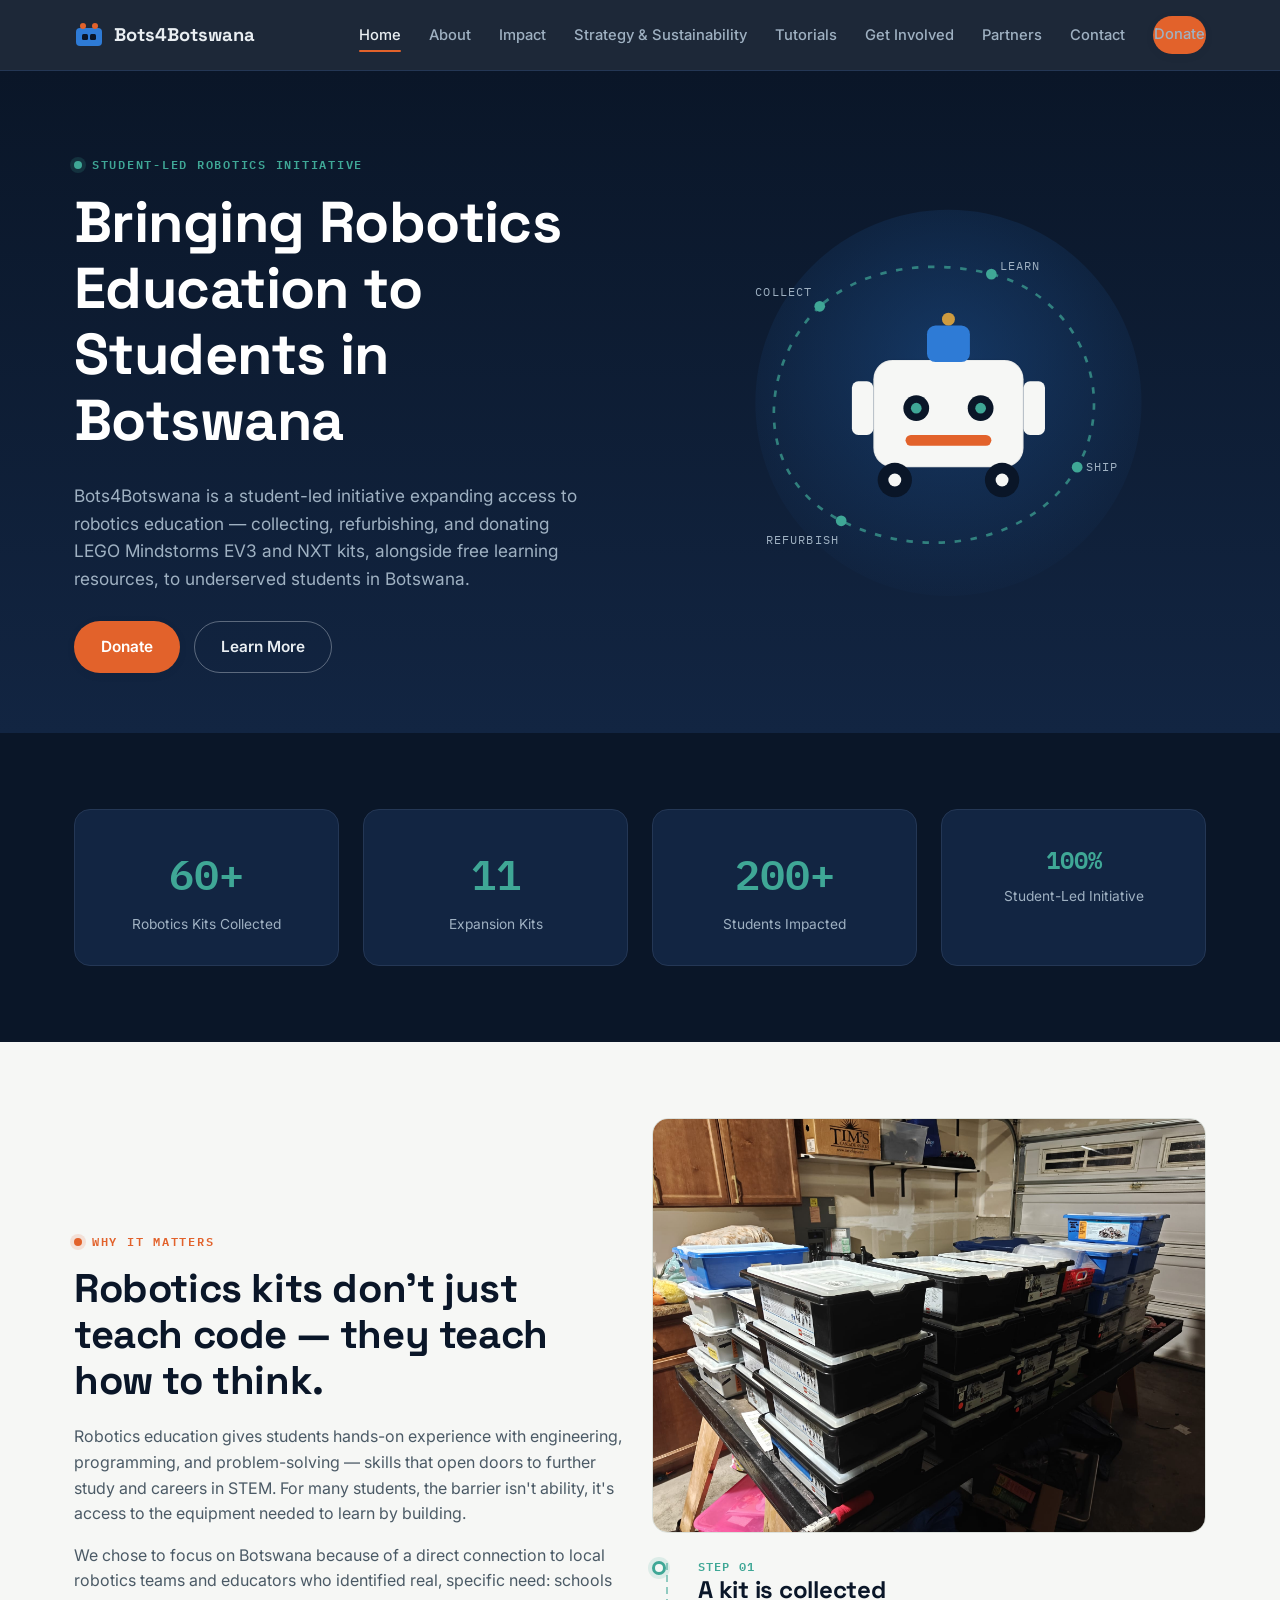
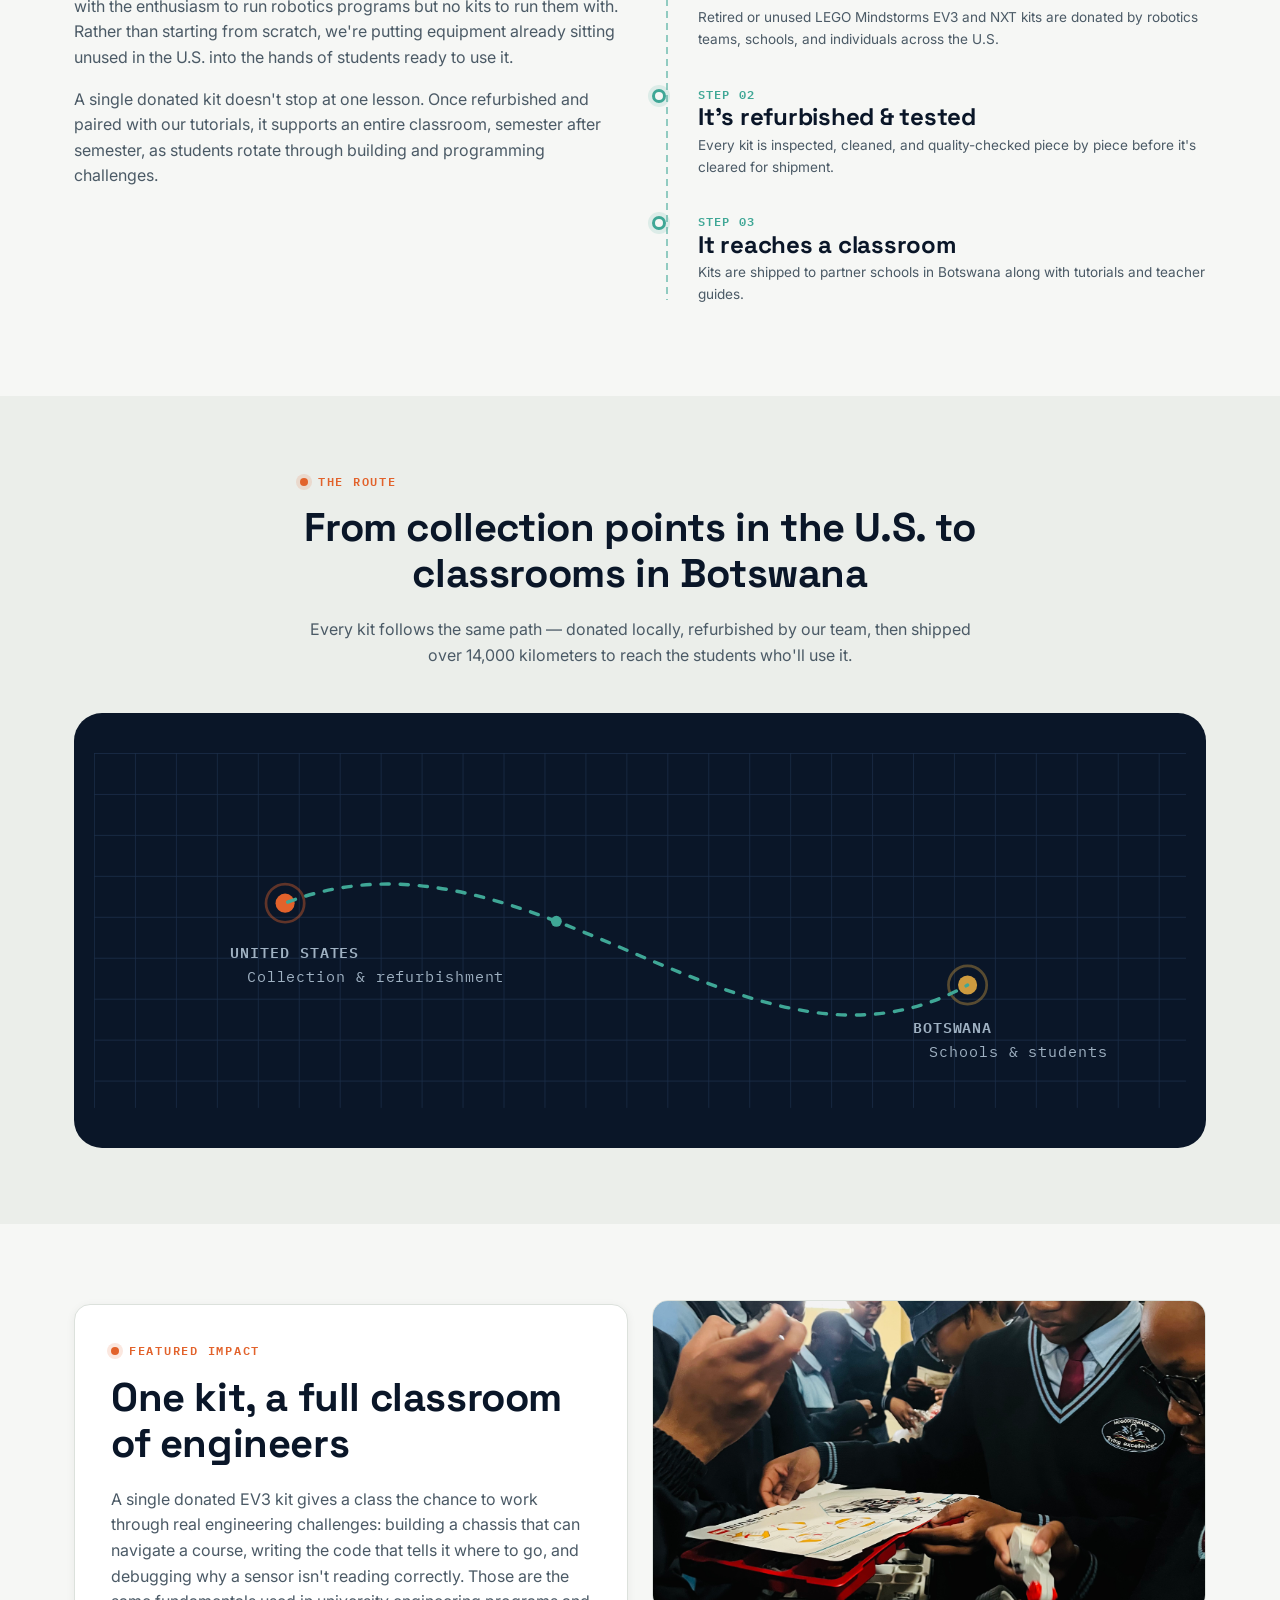
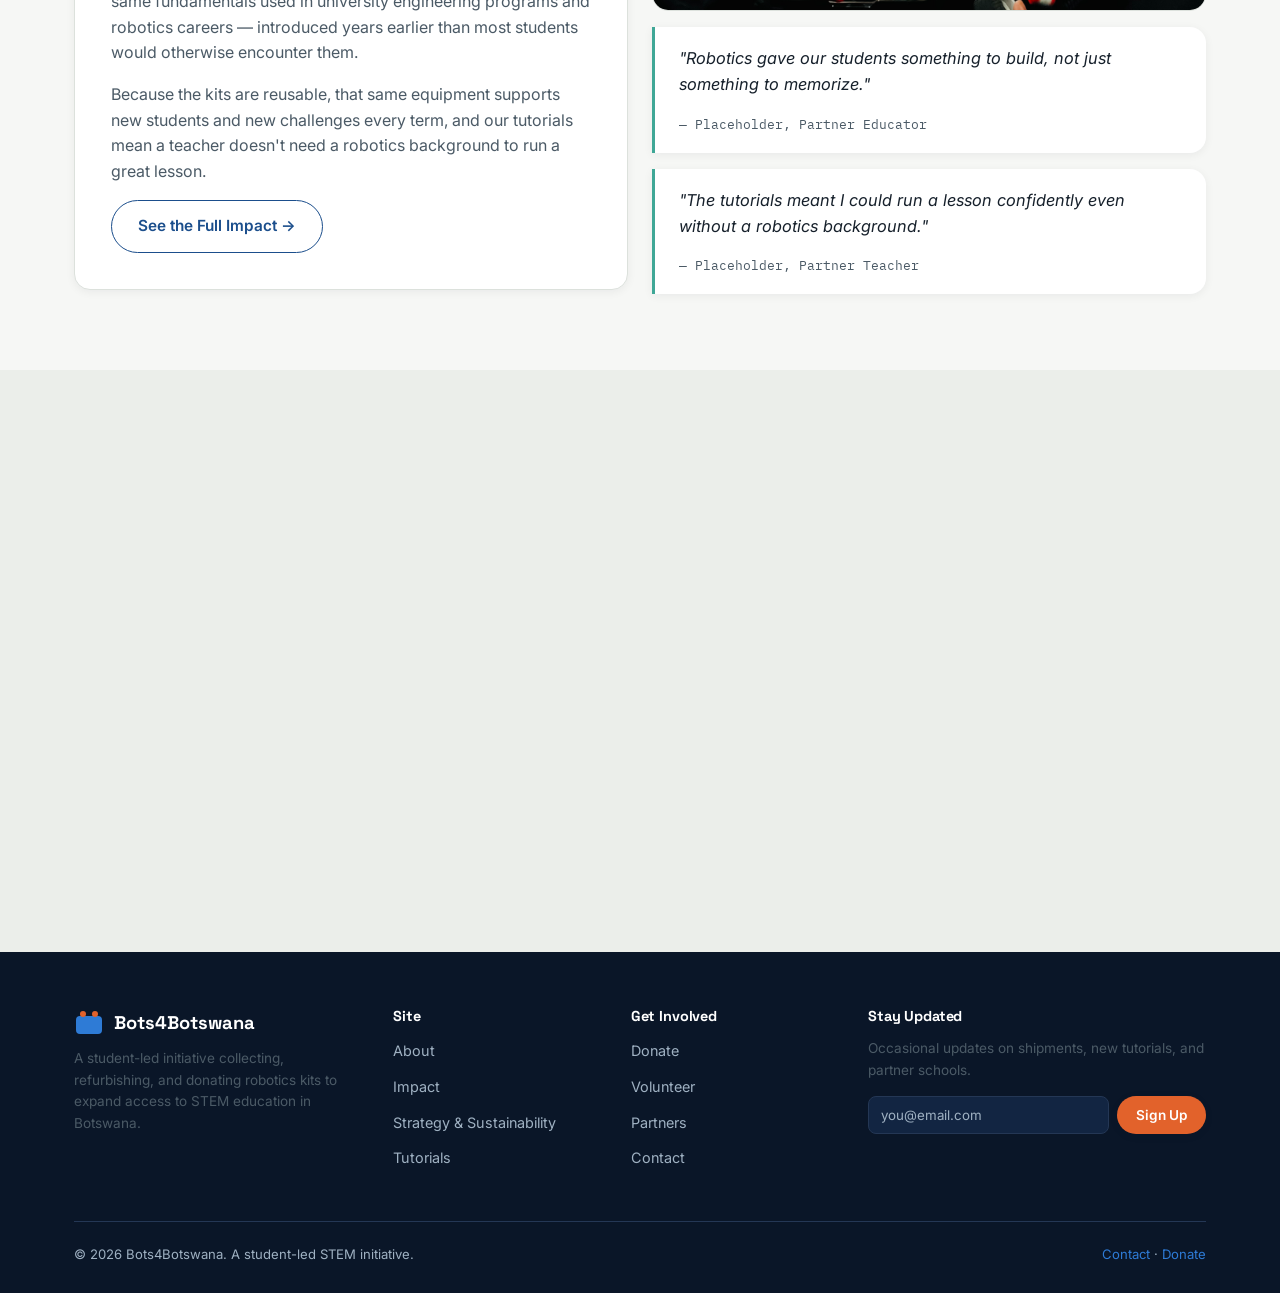
<file: index.html>
<!DOCTYPE html>
<html lang="en">
<head>
<meta charset="UTF-8">
<meta name="viewport" content="width=device-width, initial-scale=1.0">
<title>Bots4Botswana — Robotics Education for Students in Botswana</title>
<meta name="description" content="Bots4Botswana is a student-led initiative that collects, refurbishes, and donates LEGO Mindstorms robotics kits to underserved students in Botswana.">
<link rel="preconnect" href="https://fonts.googleapis.com">
<link href="https://fonts.googleapis.com/css2?family=Space+Grotesk:wght@500;600;700&family=Inter:wght@400;500;600;700&family=IBM+Plex+Mono:wght@500;600&display=swap" rel="stylesheet">
<link rel="stylesheet" href="css/styles.css">
<!-- Google tag (gtag.js) -->
<script async src="https://www.googletagmanager.com/gtag/js?id=G-069N2KT5EB"></script>
<script>
  window.dataLayer = window.dataLayer || [];
  function gtag(){dataLayer.push(arguments);}
  gtag('js', new Date());
  gtag('config', 'G-069N2KT5EB');
</script>
</head>
<body>
<a href="#main" class="skip-link">Skip to content</a>

<!-- ============ HEADER ============ -->
<header class="site-header">
  <nav class="nav" aria-label="Primary">
    <a href="index.html" class="brand">
      <svg class="brand-mark" viewBox="0 0 30 30" fill="none" xmlns="http://www.w3.org/2000/svg" aria-hidden="true">
        <rect x="2" y="8" width="26" height="18" rx="4" fill="#2E7BD6"/>
        <circle cx="9" cy="6" r="3" fill="#E2622B"/>
        <circle cx="21" cy="6" r="3" fill="#E2622B"/>
        <rect x="8" y="14" width="6" height="6" rx="1.5" fill="#0A1628"/>
        <rect x="16" y="14" width="6" height="6" rx="1.5" fill="#0A1628"/>
      </svg>
      Bots4Botswana
    </a>
    <button class="nav-toggle" aria-label="Toggle navigation" aria-expanded="false"><span></span></button>
    <ul class="nav-links">
      <li><a href="index.html">Home</a></li>
      <li><a href="about.html">About</a></li>
      <li><a href="impact.html">Impact</a></li>
      <li><a href="strategy.html">Strategy &amp; Sustainability</a></li>
      <li><a href="tutorials.html">Tutorials</a></li>
      <li><a href="get-involved.html">Get Involved</a></li>
      <li><a href="partners.html">Partners</a></li>
      <li><a href="contact.html">Contact</a></li>
      <li class="nav-cta"><a href="get-involved.html#donate" class="btn btn-primary btn-sm">Donate</a></li>
    </ul>
  </nav>
</header>

<main id="main">

<!-- ============ HERO ============ -->
<section class="hero">
  <div class="container hero-grid">
    <div class="reveal in">
      <div class="eyebrow on-dark">Student-Led Robotics Initiative</div>
      <h1>Bringing Robotics Education to Students in Botswana</h1>
      <p class="lead">Bots4Botswana is a student-led initiative expanding access to robotics education — collecting, refurbishing, and donating LEGO Mindstorms EV3 and NXT kits, alongside free learning resources, to underserved students in Botswana.</p>
      <div class="hero-actions">
        <a href="get-involved.html#donate" class="btn btn-primary">Donate</a>
        <a href="about.html" class="btn btn-ghost">Learn More</a>
      </div>
    </div>
    <div class="hero-art reveal in">
      <svg viewBox="0 0 480 400" xmlns="http://www.w3.org/2000/svg" role="img" aria-label="Illustration of a robotics kit connected by a dashed trace line to labels reading collect, refurbish, ship, and learn">
        <defs>
          <radialGradient id="glow" cx="50%" cy="40%" r="65%">
            <stop offset="0%" stop-color="#1B4E8C" stop-opacity="0.55"/>
            <stop offset="100%" stop-color="#1B4E8C" stop-opacity="0"/>
          </radialGradient>
        </defs>
        <circle cx="240" cy="190" r="180" fill="url(#glow)"/>
        <!-- trace loop -->
        <path d="M120 100 C 60 160, 60 260, 140 300 C 220 340, 320 320, 360 250 C 400 180, 360 90, 280 70 C 220 55, 160 65, 120 100 Z"
          fill="none" stroke="#3FA796" stroke-width="2.5" stroke-dasharray="6 9" opacity="0.7"/>
        <!-- bot body -->
        <rect x="170" y="150" width="140" height="100" rx="18" fill="#F6F7F5"/>
        <rect x="170" y="150" width="140" height="100" rx="18" fill="none" stroke="#0A1628" stroke-opacity="0.06" stroke-width="2"/>
        <circle cx="210" cy="195" r="12" fill="#0A1628"/>
        <circle cx="270" cy="195" r="12" fill="#0A1628"/>
        <circle cx="210" cy="195" r="5" fill="#3FA796"/>
        <circle cx="270" cy="195" r="5" fill="#3FA796"/>
        <rect x="200" y="220" width="80" height="10" rx="5" fill="#E2622B"/>
        <rect x="150" y="170" width="20" height="50" rx="6" fill="#F6F7F5"/>
        <rect x="310" y="170" width="20" height="50" rx="6" fill="#F6F7F5"/>
        <rect x="220" y="118" width="40" height="34" rx="8" fill="#2E7BD6"/>
        <circle cx="240" cy="112" r="6" fill="#CE9B3F"/>
        <!-- wheels -->
        <circle cx="190" cy="262" r="16" fill="#0A1628"/>
        <circle cx="290" cy="262" r="16" fill="#0A1628"/>
        <circle cx="190" cy="262" r="6" fill="#F6F7F5"/>
        <circle cx="290" cy="262" r="6" fill="#F6F7F5"/>
        <!-- nodes around loop -->
        <g font-family="IBM Plex Mono, monospace" font-size="11" fill="#9FB1C2" letter-spacing="1">
          <circle cx="120" cy="100" r="5" fill="#3FA796"/>
          <text x="60" y="90">COLLECT</text>
          <circle cx="360" cy="250" r="5" fill="#3FA796"/>
          <text x="368" y="254">SHIP</text>
          <circle cx="140" cy="300" r="5" fill="#3FA796"/>
          <text x="70" y="322">REFURBISH</text>
          <circle cx="280" cy="70" r="5" fill="#3FA796"/>
          <text x="288" y="66">LEARN</text>
        </g>
      </svg>
    </div>
  </div>
</section>

<!-- ============ QUICK IMPACT STATS ============ -->
<section class="section-dark">
  <div class="container">
    <div class="grid grid-4">
      <div class="stat-card reveal reveal-1">
        <span class="stat-num" data-count-to="60" data-suffix="+">0</span>
        <div class="stat-label">Robotics Kits Collected</div>
      </div>
      <div class="stat-card reveal reveal-2">
        <span class="stat-num" data-count-to="11" data-suffix="">0</span>
        <div class="stat-label">Expansion Kits</div>
      </div>
      <div class="stat-card reveal reveal-3">
        <span class="stat-num" data-count-to="200" data-suffix="+">0</span>
        <div class="stat-label">Students Impacted</div>
      </div>
      <div class="stat-card reveal reveal-4">
        <span class="stat-num mono" style="font-size:1.5rem;">100%</span>
        <div class="stat-label">Student-Led Initiative</div>
      </div>
    </div>
  </div>
</section>

<!-- ============ MISSION ============ -->
<section>
  <div class="container grid grid-2" style="align-items:center;">
    <div class="reveal">
      <div class="eyebrow">Why It Matters</div>
      <h2>Robotics kits don't just teach code — they teach how to think.</h2>
      <p>Robotics education gives students hands-on experience with engineering, programming, and problem-solving — skills that open doors to further study and careers in STEM. For many students, the barrier isn't ability, it's access to the equipment needed to learn by building.</p>
      <p>We chose to focus on Botswana because of a direct connection to local robotics teams and educators who identified real, specific need: schools with the enthusiasm to run robotics programs but no kits to run them with. Rather than starting from scratch, we're putting equipment already sitting unused in the U.S. into the hands of students ready to use it.</p>
      <p>A single donated kit doesn't stop at one lesson. Once refurbished and paired with our tutorials, it supports an entire classroom, semester after semester, as students rotate through building and programming challenges.</p>
    </div>
    <div class="reveal reveal-2">
      <div class="img-frame ratio-4-3 mb-0" style="margin-bottom:24px;">
        <img src="img/kits-collected.jpg" alt="Photo of collected LEGO Mindstorms robotics kits ready for refurbishment"
          onerror="imgFallback(this, 'img/kits-collected.jpg')">
      </div>
      <div class="trace-rail">
        <div class="trace-node">
          <div class="step-tag">Step 01</div>
          <h3>A kit is collected</h3>
          <p class="small">Retired or unused LEGO Mindstorms EV3 and NXT kits are donated by robotics teams, schools, and individuals across the U.S.</p>
        </div>
        <div class="trace-node">
          <div class="step-tag">Step 02</div>
          <h3>It's refurbished &amp; tested</h3>
          <p class="small">Every kit is inspected, cleaned, and quality-checked piece by piece before it's cleared for shipment.</p>
        </div>
        <div class="trace-node">
          <div class="step-tag">Step 03</div>
          <h3>It reaches a classroom</h3>
          <p class="small">Kits are shipped to partner schools in Botswana along with tutorials and teacher guides.</p>
        </div>
      </div>
    </div>
  </div>
</section>

<!-- ============ INTERACTIVE MAP ============ -->
<section class="section-dim">
  <div class="container">
    <div class="section-head center reveal">
      <div class="eyebrow">The Route</div>
      <h2>From collection points in the U.S. to classrooms in Botswana</h2>
      <p>Every kit follows the same path — donated locally, refurbished by our team, then shipped over 14,000 kilometers to reach the students who'll use it.</p>
    </div>
    <div class="route-map reveal reveal-2" style="background:#0A1628; border-radius: var(--r-lg); padding:40px 20px;">
      <svg class="route-svg" viewBox="0 0 800 260" xmlns="http://www.w3.org/2000/svg" role="img" aria-label="Map showing a route from the United States to Botswana">
        <defs>
          <pattern id="grid" width="30" height="30" patternUnits="userSpaceOnUse">
            <path d="M30 0H0V30" fill="none" stroke="#1B2E4A" stroke-width="1"/>
          </pattern>
        </defs>
        <rect width="800" height="260" fill="url(#grid)"/>
        <circle cx="140" cy="110" r="7" fill="#E2622B"/>
        <circle cx="140" cy="110" r="14" fill="none" stroke="#E2622B" stroke-opacity="0.4" stroke-width="2"/>
        <text x="100" y="150" class="route-node-label" fill="#E9EEF2" font-weight="600">UNITED STATES</text>
        <text x="112" y="168" class="route-node-label">Collection &amp; refurbishment</text>

        <circle cx="640" cy="170" r="7" fill="#CE9B3F"/>
        <circle cx="640" cy="170" r="14" fill="none" stroke="#CE9B3F" stroke-opacity="0.4" stroke-width="2"/>
        <text x="600" y="205" class="route-node-label" fill="#E9EEF2" font-weight="600">BOTSWANA</text>
        <text x="612" y="223" class="route-node-label">Schools &amp; students</text>

        <path class="route-path" d="M140 110 C 320 40, 480 260, 640 170" />
        <circle r="4" fill="#3FA796">
          <animateMotion dur="4s" repeatCount="indefinite" path="M140 110 C 320 40, 480 260, 640 170" />
        </circle>
      </svg>
    </div>
  </div>
</section>

<!-- ============ FEATURED IMPACT STORY ============ -->
<section>
  <div class="container grid grid-2" style="align-items:center;">
    <div class="reveal card" style="padding:36px;">
      <div class="eyebrow">Featured Impact</div>
      <h2>One kit, a full classroom of engineers</h2>
      <p>A single donated EV3 kit gives a class the chance to work through real engineering challenges: building a chassis that can navigate a course, writing the code that tells it where to go, and debugging why a sensor isn't reading correctly. Those are the same fundamentals used in university engineering programs and robotics careers — introduced years earlier than most students would otherwise encounter them.</p>
      <p>Because the kits are reusable, that same equipment supports new students and new challenges every term, and our tutorials mean a teacher doesn't need a robotics background to run a great lesson.</p>
      <a href="impact.html" class="btn btn-outline">See the Full Impact →</a>
    </div>
    <div class="reveal reveal-2">
      <div class="img-frame ratio-16-9" style="margin-bottom:16px;">
        <img src="img/students-building.jpg" alt="Photo of students building and programming a robotics kit in class"
          onerror="imgFallback(this, 'img/students-building.jpg')">
      </div>
      <div class="grid" style="gap:16px;">
        <div class="quote-card">
          <p>"Robotics gave our students something to build, not just something to memorize."</p>
          <div class="quote-attr">— Placeholder, Partner Educator</div>
        </div>
        <div class="quote-card">
          <p>"The tutorials meant I could run a lesson confidently even without a robotics background."</p>
          <div class="quote-attr">— Placeholder, Partner Teacher</div>
        </div>
      </div>
    </div>
  </div>
</section>

<!-- ============ DONATION PROGRESS ============ -->
<section class="section-dim" id="donate">
  <div class="container grid grid-2" style="align-items:center; gap:48px;">
    <div class="reveal">
      <div class="eyebrow">Fund the Next Shipment</div>
      <h2>Help us get these kits into classrooms</h2>
      <p>Donations directly fund the logistics that turn a collected kit into a working classroom tool: international shipping, customs, replacement parts, and the printed and digital resources that go with every shipment.</p>
      <ul class="small text-soft">
        <li>International shipping &amp; freight</li>
        <li>Customs &amp; import handling</li>
        <li>Replacement parts &amp; sensors</li>
        <li>Educational resources &amp; teacher guides</li>
        <li>Future program expansion</li>
      </ul>
      <a href="get-involved.html#donate" class="btn btn-primary mt-16">Donate Now</a>
    </div>
    <div class="reveal reveal-2 progress-wrap">
      <div class="progress-top">
        <span class="amount">$1,010 raised</span>
        <span class="goal">of $2,200 goal</span>
      </div>
      <div class="progress-track">
        <div class="progress-fill" data-percent="46"></div>
      </div>
      <div class="progress-meta">
        <span>46% funded</span>
        <span>Supports shipping for the current kit batch</span>
      </div>
    </div>
  </div>
</section>

</main>

<!-- ============ FOOTER ============ -->
<footer class="site-footer">
  <div class="container">
    <div class="footer-grid">
      <div>
        <div class="brand" style="color:#fff; margin-bottom:10px;">
          <svg class="brand-mark" viewBox="0 0 30 30" fill="none" xmlns="http://www.w3.org/2000/svg" aria-hidden="true">
            <rect x="2" y="8" width="26" height="18" rx="4" fill="#2E7BD6"/>
            <circle cx="9" cy="6" r="3" fill="#E2622B"/>
            <circle cx="21" cy="6" r="3" fill="#E2622B"/>
          </svg>
          Bots4Botswana
        </div>
        <p class="small">A student-led initiative collecting, refurbishing, and donating robotics kits to expand access to STEM education in Botswana.</p>
      </div>
      <div>
        <h4>Site</h4>
        <ul>
          <li><a href="about.html">About</a></li>
          <li><a href="impact.html">Impact</a></li>
          <li><a href="strategy.html">Strategy &amp; Sustainability</a></li>
          <li><a href="tutorials.html">Tutorials</a></li>
        </ul>
      </div>
      <div>
        <h4>Get Involved</h4>
        <ul>
          <li><a href="get-involved.html#donate">Donate</a></li>
          <li><a href="get-involved.html#volunteer">Volunteer</a></li>
          <li><a href="partners.html">Partners</a></li>
          <li><a href="contact.html">Contact</a></li>
        </ul>
      </div>
      <div>
        <h4>Stay Updated</h4>
        <p class="small">Occasional updates on shipments, new tutorials, and partner schools.</p>
        <form data-demo-form>
          <div class="newsletter-row">
            <input type="email" placeholder="you@email.com" required aria-label="Email address">
            <button class="btn btn-primary btn-sm" type="submit">Sign Up</button>
          </div>
          <p class="form-note small mt-8"></p>
        </form>
      </div>
    </div>
    <div class="footer-bottom">
      <span>© 2026 Bots4Botswana. A student-led STEM initiative.</span>
      <span>
        <a href="contact.html">Contact</a> · <a href="get-involved.html">Donate</a>
      </span>
    </div>
  </div>
</footer>

<script src="js/main.js"></script>
</body>
</html>
</file>
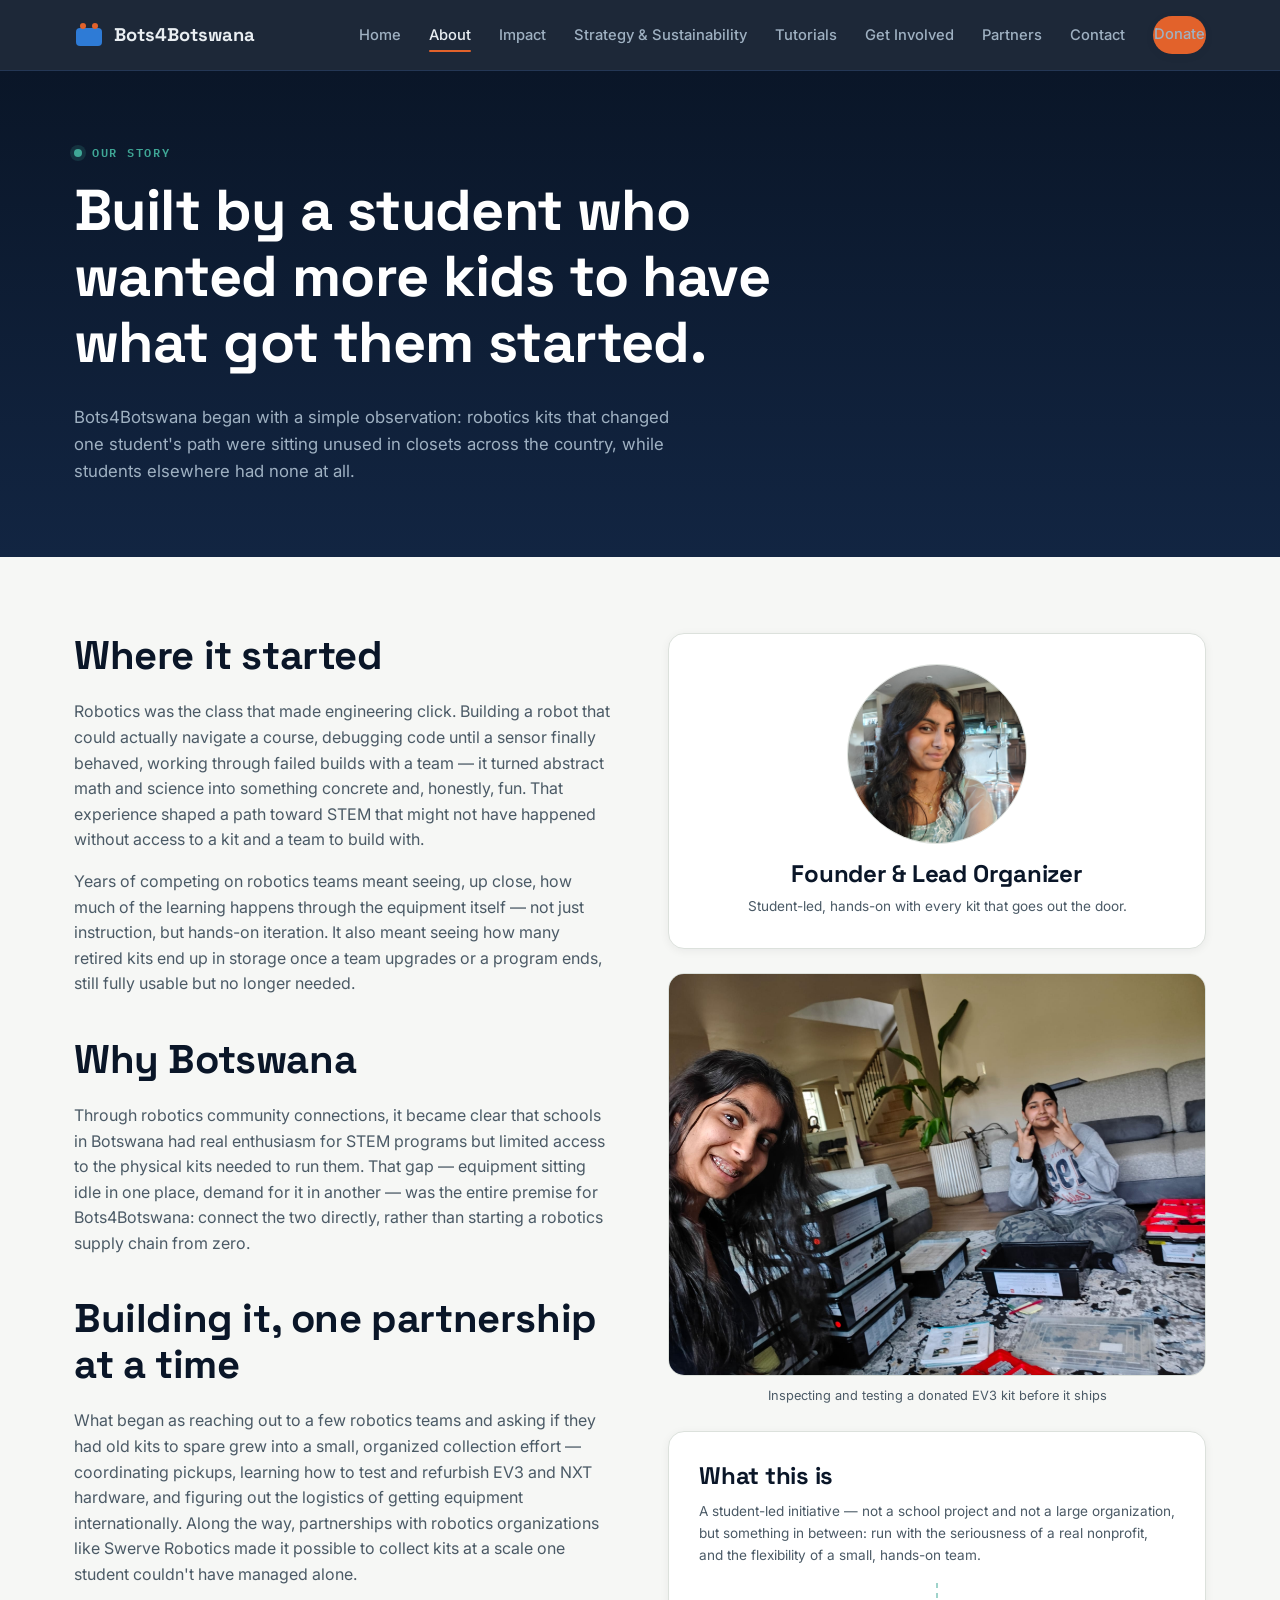
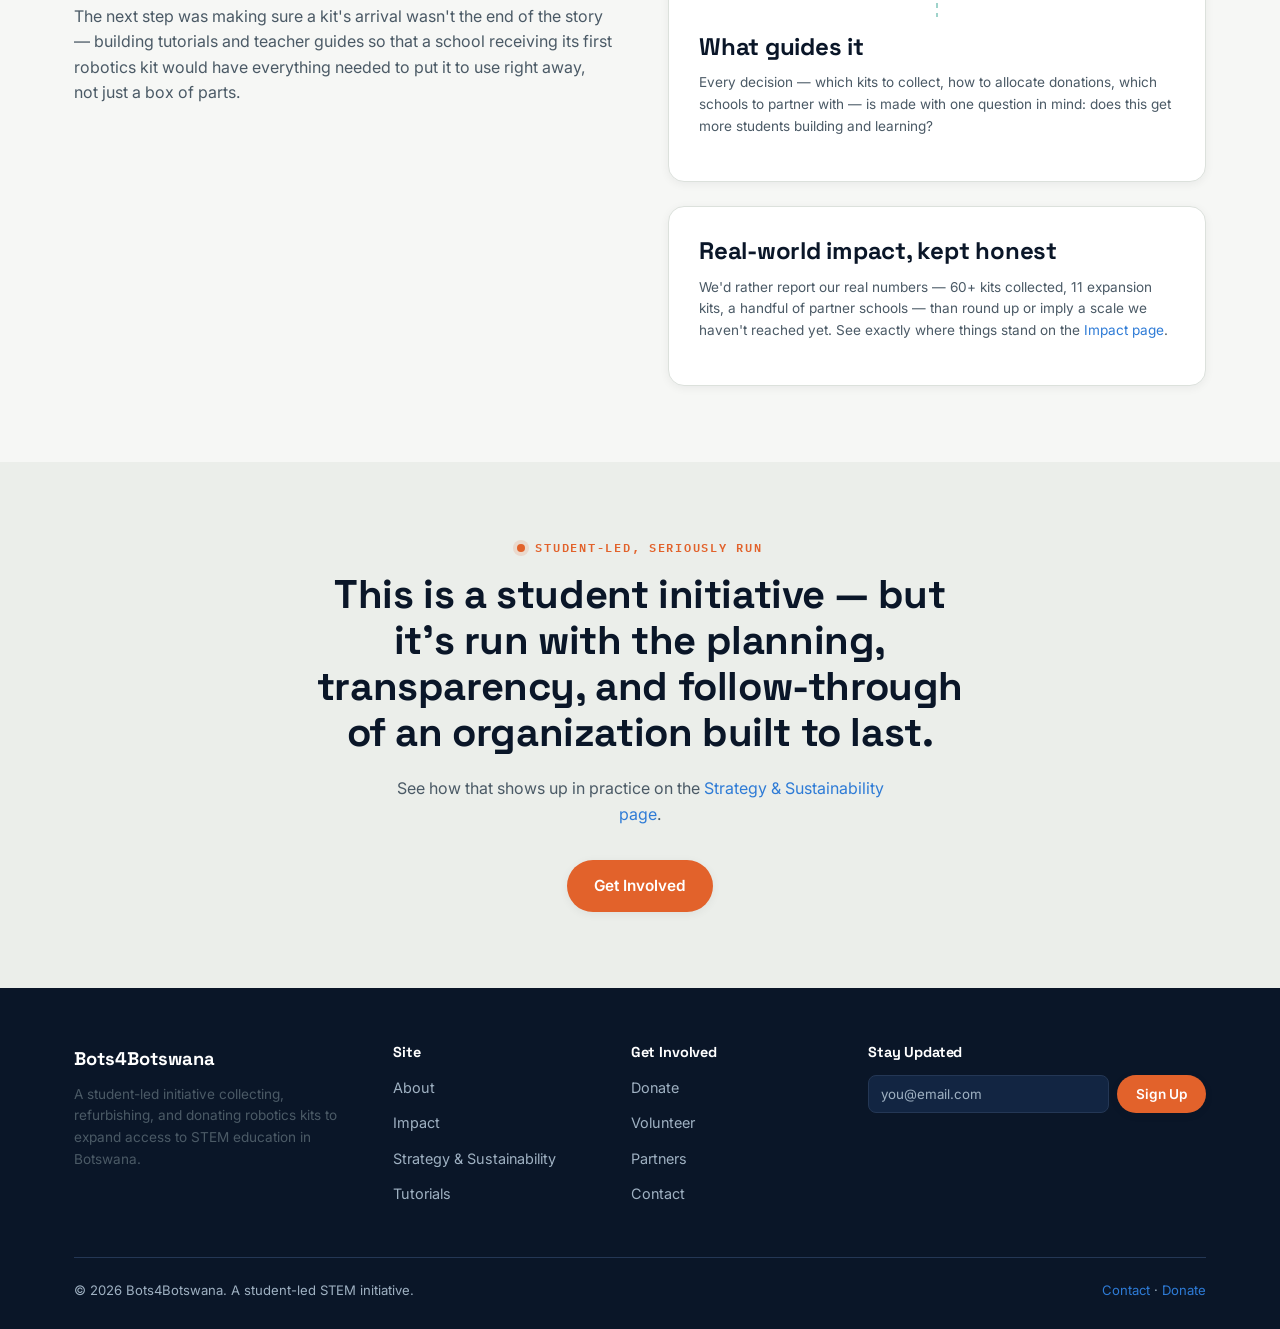
<file: about.html>
<!DOCTYPE html>
<html lang="en">
<head>
<meta charset="UTF-8">
<meta name="viewport" content="width=device-width, initial-scale=1.0">
<title>About — Bots4Botswana</title>
<meta name="description" content="The story behind Bots4Botswana — a student-led initiative bringing robotics education to Botswana.">
<link rel="preconnect" href="https://fonts.googleapis.com">
<link href="https://fonts.googleapis.com/css2?family=Space+Grotesk:wght@500;600;700&family=Inter:wght@400;500;600;700&family=IBM+Plex+Mono:wght@500;600&display=swap" rel="stylesheet">
<link rel="stylesheet" href="css/styles.css">
</head>
<body>
<a href="#main" class="skip-link">Skip to content</a>
<header class="site-header">
  <nav class="nav" aria-label="Primary">
    <a href="index.html" class="brand">
      <svg class="brand-mark" viewBox="0 0 30 30" fill="none" xmlns="http://www.w3.org/2000/svg" aria-hidden="true">
        <rect x="2" y="8" width="26" height="18" rx="4" fill="#2E7BD6"/>
        <circle cx="9" cy="6" r="3" fill="#E2622B"/>
        <circle cx="21" cy="6" r="3" fill="#E2622B"/>
      </svg>
      Bots4Botswana
    </a>
    <button class="nav-toggle" aria-label="Toggle navigation" aria-expanded="false"><span></span></button>
    <ul class="nav-links">
      <li><a href="index.html">Home</a></li>
      <li><a href="about.html">About</a></li>
      <li><a href="impact.html">Impact</a></li>
      <li><a href="strategy.html">Strategy &amp; Sustainability</a></li>
      <li><a href="tutorials.html">Tutorials</a></li>
      <li><a href="get-involved.html">Get Involved</a></li>
      <li><a href="partners.html">Partners</a></li>
      <li><a href="contact.html">Contact</a></li>
      <li class="nav-cta"><a href="get-involved.html#donate" class="btn btn-primary btn-sm">Donate</a></li>
    </ul>
  </nav>
</header>

<main id="main">

<section class="page-hero">
  <div class="container">
    <div class="eyebrow on-dark">Our Story</div>
    <h1>Built by a student who wanted more kids to have what got them started.</h1>
    <p class="lead">Bots4Botswana began with a simple observation: robotics kits that changed one student's path were sitting unused in closets across the country, while students elsewhere had none at all.</p>
  </div>
</section>

<section>
  <div class="container grid grid-2" style="align-items:flex-start; gap:56px;">
    <div class="reveal">
      <h2>Where it started</h2>
      <p>Robotics was the class that made engineering click. Building a robot that could actually navigate a course, debugging code until a sensor finally behaved, working through failed builds with a team — it turned abstract math and science into something concrete and, honestly, fun. That experience shaped a path toward STEM that might not have happened without access to a kit and a team to build with.</p>
      <p>Years of competing on robotics teams meant seeing, up close, how much of the learning happens through the equipment itself — not just instruction, but hands-on iteration. It also meant seeing how many retired kits end up in storage once a team upgrades or a program ends, still fully usable but no longer needed.</p>
      <h2 class="mt-40">Why Botswana</h2>
      <p>Through robotics community connections, it became clear that schools in Botswana had real enthusiasm for STEM programs but limited access to the physical kits needed to run them. That gap — equipment sitting idle in one place, demand for it in another — was the entire premise for Bots4Botswana: connect the two directly, rather than starting a robotics supply chain from zero.</p>
      <h2 class="mt-40">Building it, one partnership at a time</h2>
      <p>What began as reaching out to a few robotics teams and asking if they had old kits to spare grew into a small, organized collection effort — coordinating pickups, learning how to test and refurbish EV3 and NXT hardware, and figuring out the logistics of getting equipment internationally. Along the way, partnerships with robotics organizations like Swerve Robotics made it possible to collect kits at a scale one student couldn't have managed alone.</p>
      <p>The next step was making sure a kit's arrival wasn't the end of the story — building tutorials and teacher guides so that a school receiving its first robotics kit would have everything needed to put it to use right away, not just a box of parts.</p>
    </div>
    <div class="reveal reveal-2">
      <div class="card text-center" style="padding:30px;">
        <div class="img-frame circle headshot">
          <img src="img/founder-headshot.jpg" alt="Photo of the Bots4Botswana founder"
            onerror="imgFallback(this, 'img/founder-headshot.jpg')">
        </div>
        <h3 class="mt-16 mb-0">Founder &amp; Lead Organizer</h3>
        <p class="small mt-8 mb-0">Student-led, hands-on with every kit that goes out the door.</p>
      </div>
      <div class="img-frame ratio-4-3 mt-24">
        <img src="img/kit-refurbishment.jpg" alt="Photo of a robotics kit being refurbished and tested"
          onerror="imgFallback(this, 'img/kit-refurbishment.jpg')">
      </div>
      <p class="img-caption">Inspecting and testing a donated EV3 kit before it ships</p>
      <div class="card mt-24" style="padding:30px;">
        <h3>What this is</h3>
        <p class="small">A student-led initiative — not a school project and not a large organization, but something in between: run with the seriousness of a real nonprofit, and the flexibility of a small, hands-on team.</p>
        <div class="trace-divider mt-16" style="margin-bottom:16px;"></div>
        <h3>What guides it</h3>
        <p class="small">Every decision — which kits to collect, how to allocate donations, which schools to partner with — is made with one question in mind: does this get more students building and learning?</p>
      </div>
      <div class="card mt-24" style="padding:30px;">
        <h3>Real-world impact, kept honest</h3>
        <p class="small">We'd rather report our real numbers — 60+ kits collected, 11 expansion kits, a handful of partner schools — than round up or imply a scale we haven't reached yet. See exactly where things stand on the <a href="impact.html">Impact page</a>.</p>
      </div>
    </div>
  </div>
</section>

<section class="section-dim">
  <div class="container text-center reveal">
    <div class="eyebrow" style="justify-content:center;">Student-Led, Seriously Run</div>
    <h2 class="max-w-md mx-auto">This is a student initiative — but it's run with the planning, transparency, and follow-through of an organization built to last.</h2>
    <p class="max-w-sm mx-auto">See how that shows up in practice on the <a href="strategy.html">Strategy &amp; Sustainability page</a>.</p>
    <a href="get-involved.html" class="btn btn-primary mt-16">Get Involved</a>
  </div>
</section>

</main>

<footer class="site-footer">
  <div class="container">
    <div class="footer-grid">
      <div>
        <div class="brand" style="color:#fff; margin-bottom:10px;">Bots4Botswana</div>
        <p class="small">A student-led initiative collecting, refurbishing, and donating robotics kits to expand access to STEM education in Botswana.</p>
      </div>
      <div>
        <h4>Site</h4>
        <ul>
          <li><a href="about.html">About</a></li>
          <li><a href="impact.html">Impact</a></li>
          <li><a href="strategy.html">Strategy &amp; Sustainability</a></li>
          <li><a href="tutorials.html">Tutorials</a></li>
        </ul>
      </div>
      <div>
        <h4>Get Involved</h4>
        <ul>
          <li><a href="get-involved.html#donate">Donate</a></li>
          <li><a href="get-involved.html#volunteer">Volunteer</a></li>
          <li><a href="partners.html">Partners</a></li>
          <li><a href="contact.html">Contact</a></li>
        </ul>
      </div>
      <div>
        <h4>Stay Updated</h4>
        <form data-demo-form>
          <div class="newsletter-row">
            <input type="email" placeholder="you@email.com" required aria-label="Email address">
            <button class="btn btn-primary btn-sm" type="submit">Sign Up</button>
          </div>
          <p class="form-note small mt-8"></p>
        </form>
      </div>
    </div>
    <div class="footer-bottom">
      <span>© 2026 Bots4Botswana. A student-led STEM initiative.</span>
      <span><a href="contact.html">Contact</a> · <a href="get-involved.html">Donate</a></span>
    </div>
  </div>
</footer>
<script src="js/main.js"></script>
</body>
</html>
</file>
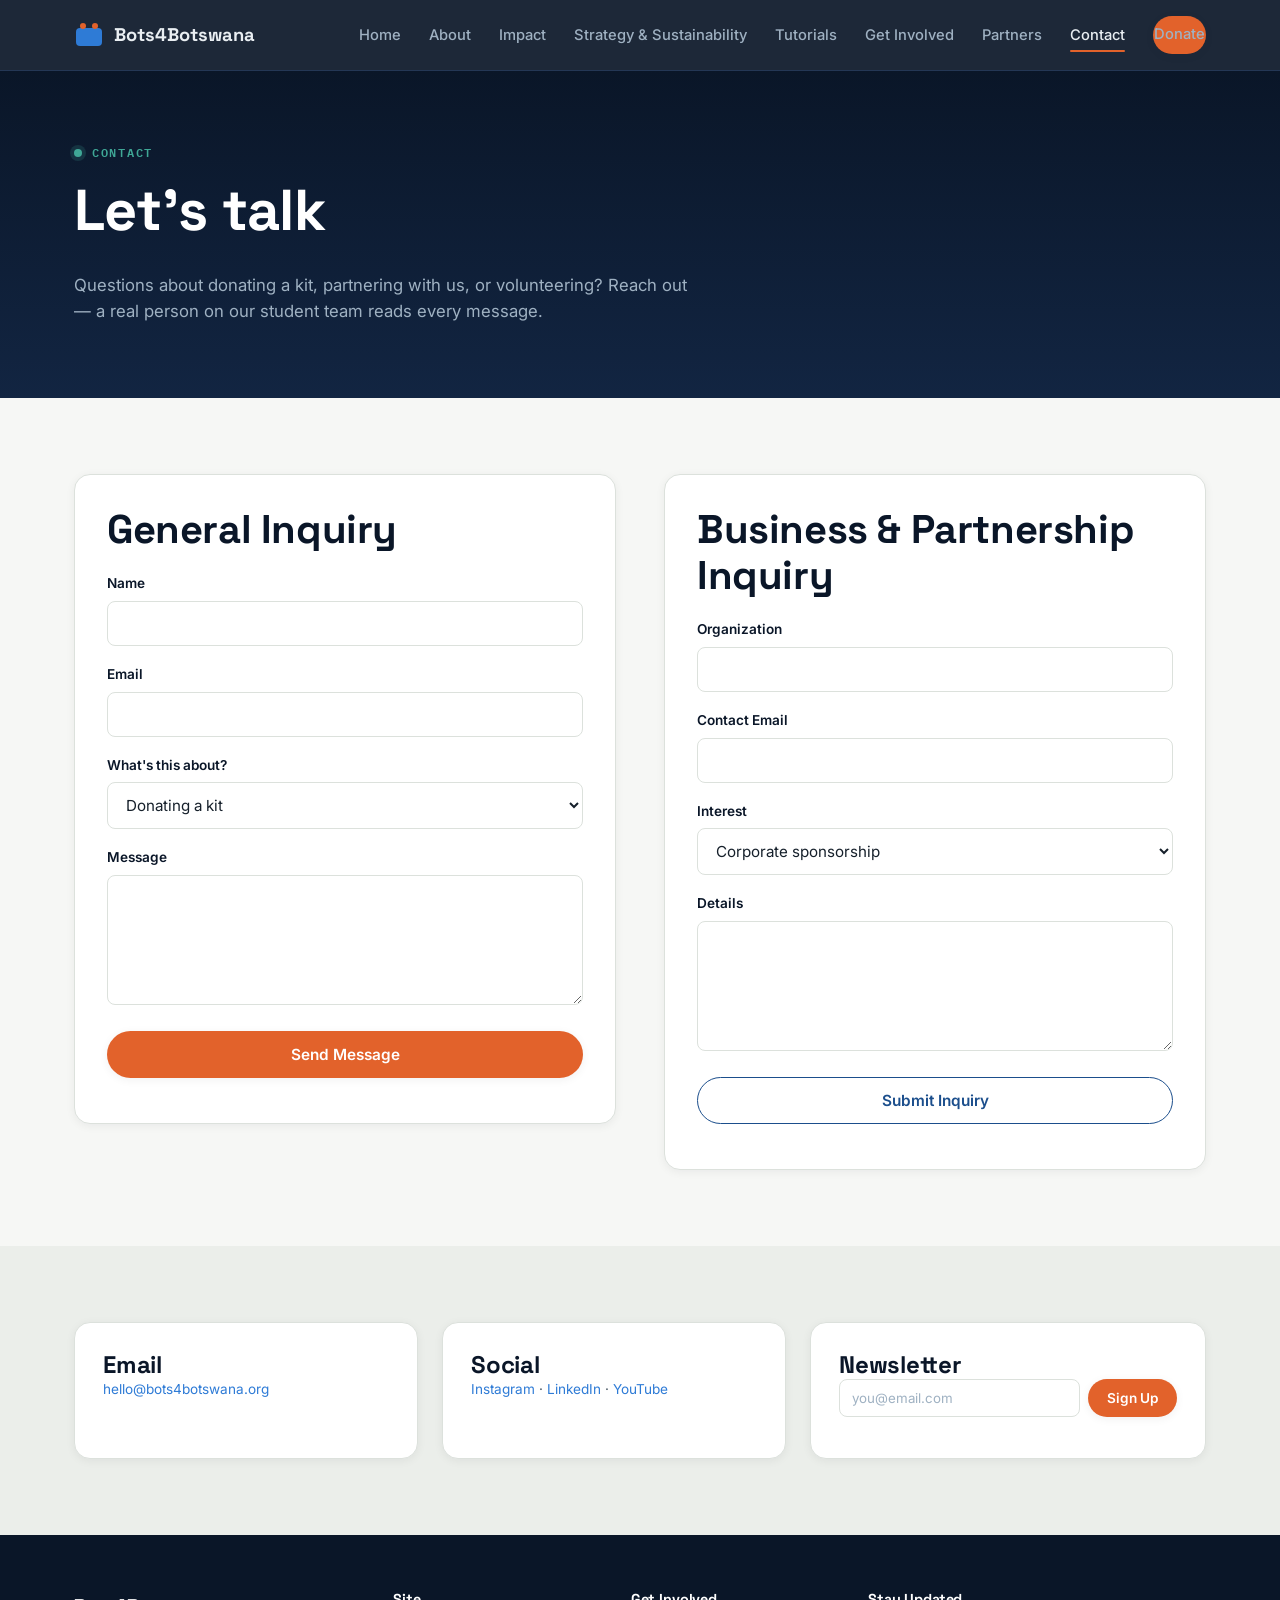
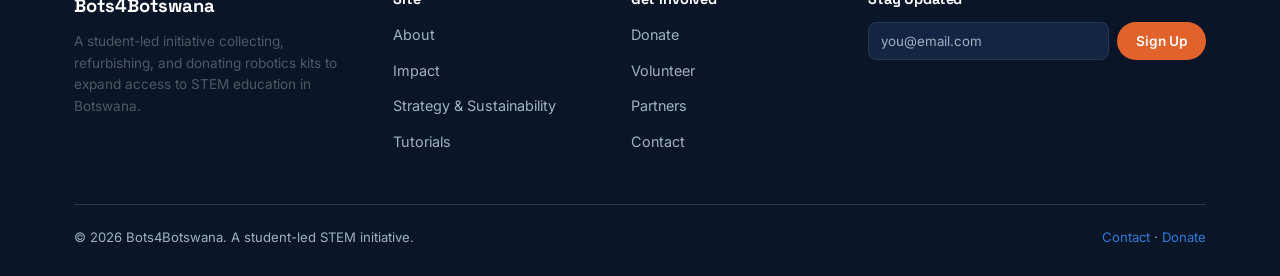
<file: contact.html>
<!DOCTYPE html>
<html lang="en">
<head>
<meta charset="UTF-8">
<meta name="viewport" content="width=device-width, initial-scale=1.0">
<title>Contact — Bots4Botswana</title>
<meta name="description" content="Get in touch with Bots4Botswana — donate a kit, ask about sponsorship, or say hello.">
<link rel="preconnect" href="https://fonts.googleapis.com">
<link href="https://fonts.googleapis.com/css2?family=Space+Grotesk:wght@500;600;700&family=Inter:wght@400;500;600;700&family=IBM+Plex+Mono:wght@500;600&display=swap" rel="stylesheet">
<link rel="stylesheet" href="css/styles.css">
</head>
<body>
<a href="#main" class="skip-link">Skip to content</a>
<header class="site-header">
  <nav class="nav" aria-label="Primary">
    <a href="index.html" class="brand">
      <svg class="brand-mark" viewBox="0 0 30 30" fill="none" xmlns="http://www.w3.org/2000/svg" aria-hidden="true">
        <rect x="2" y="8" width="26" height="18" rx="4" fill="#2E7BD6"/>
        <circle cx="9" cy="6" r="3" fill="#E2622B"/>
        <circle cx="21" cy="6" r="3" fill="#E2622B"/>
      </svg>
      Bots4Botswana
    </a>
    <button class="nav-toggle" aria-label="Toggle navigation" aria-expanded="false"><span></span></button>
    <ul class="nav-links">
      <li><a href="index.html">Home</a></li>
      <li><a href="about.html">About</a></li>
      <li><a href="impact.html">Impact</a></li>
      <li><a href="strategy.html">Strategy &amp; Sustainability</a></li>
      <li><a href="tutorials.html">Tutorials</a></li>
      <li><a href="get-involved.html">Get Involved</a></li>
      <li><a href="partners.html">Partners</a></li>
      <li><a href="contact.html">Contact</a></li>
      <li class="nav-cta"><a href="get-involved.html#donate" class="btn btn-primary btn-sm">Donate</a></li>
    </ul>
  </nav>
</header>

<main id="main">

<section class="page-hero">
  <div class="container">
    <div class="eyebrow on-dark">Contact</div>
    <h1>Let's talk</h1>
    <p class="lead">Questions about donating a kit, partnering with us, or volunteering? Reach out — a real person on our student team reads every message.</p>
  </div>
</section>

<section>
  <div class="container grid grid-2" style="gap:48px; align-items:flex-start;">

    <div class="card reveal" style="padding:32px;">
      <h2 class="mt-0">General Inquiry</h2>
      <form data-demo-form>
        <div class="form-field">
          <label for="name">Name</label>
          <input type="text" id="name" name="name" required>
        </div>
        <div class="form-field">
          <label for="email">Email</label>
          <input type="email" id="email" name="email" required>
        </div>
        <div class="form-field">
          <label for="topic">What's this about?</label>
          <select id="topic" name="topic">
            <option>Donating a kit</option>
            <option>Volunteering</option>
            <option>General question</option>
            <option>Something else</option>
          </select>
        </div>
        <div class="form-field">
          <label for="message">Message</label>
          <textarea id="message" name="message" required></textarea>
        </div>
        <button type="submit" class="btn btn-primary btn-block">Send Message</button>
        <p class="form-note small mt-8"></p>
      </form>
    </div>

    <div class="card reveal reveal-2" style="padding:32px;">
      <h2 class="mt-0">Business &amp; Partnership Inquiry</h2>
      <form data-demo-form>
        <div class="form-field">
          <label for="org">Organization</label>
          <input type="text" id="org" name="org" required>
        </div>
        <div class="form-field">
          <label for="contact-email">Contact Email</label>
          <input type="email" id="contact-email" name="contact-email" required>
        </div>
        <div class="form-field">
          <label for="interest">Interest</label>
          <select id="interest" name="interest">
            <option>Corporate sponsorship</option>
            <option>Robotics team partnership</option>
            <option>School partnership</option>
            <option>Fundraising partnership</option>
          </select>
        </div>
        <div class="form-field">
          <label for="details">Details</label>
          <textarea id="details" name="details" required></textarea>
        </div>
        <button type="submit" class="btn btn-outline btn-block">Submit Inquiry</button>
        <p class="form-note small mt-8"></p>
      </form>
    </div>

  </div>
</section>

<section class="section-dim">
  <div class="container grid grid-3">
    <div class="card reveal reveal-1">
      <h3 class="mb-0">Email</h3>
      <p class="small"><a href="mailto:hello@bots4botswana.org">hello@bots4botswana.org</a></p>
    </div>
    <div class="card reveal reveal-2">
      <h3 class="mb-0">Social</h3>
      <p class="small">
        <a href="#">Instagram</a> · <a href="#">LinkedIn</a> · <a href="#">YouTube</a>
      </p>
    </div>
    <div class="card reveal reveal-3">
      <h3 class="mb-0">Newsletter</h3>
      <form data-demo-form>
        <div class="newsletter-row" style="margin-top:0;">
          <input type="email" placeholder="you@email.com" required aria-label="Email address" style="background:#fff; color:var(--text); border-color:var(--border);">
          <button class="btn btn-primary btn-sm" type="submit">Sign Up</button>
        </div>
        <p class="form-note small mt-8"></p>
      </form>
    </div>
  </div>
</section>

</main>

<footer class="site-footer">
  <div class="container">
    <div class="footer-grid">
      <div>
        <div class="brand" style="color:#fff; margin-bottom:10px;">Bots4Botswana</div>
        <p class="small">A student-led initiative collecting, refurbishing, and donating robotics kits to expand access to STEM education in Botswana.</p>
      </div>
      <div>
        <h4>Site</h4>
        <ul>
          <li><a href="about.html">About</a></li>
          <li><a href="impact.html">Impact</a></li>
          <li><a href="strategy.html">Strategy &amp; Sustainability</a></li>
          <li><a href="tutorials.html">Tutorials</a></li>
        </ul>
      </div>
      <div>
        <h4>Get Involved</h4>
        <ul>
          <li><a href="get-involved.html#donate">Donate</a></li>
          <li><a href="get-involved.html#volunteer">Volunteer</a></li>
          <li><a href="partners.html">Partners</a></li>
          <li><a href="contact.html">Contact</a></li>
        </ul>
      </div>
      <div>
        <h4>Stay Updated</h4>
        <form data-demo-form>
          <div class="newsletter-row">
            <input type="email" placeholder="you@email.com" required aria-label="Email address">
            <button class="btn btn-primary btn-sm" type="submit">Sign Up</button>
          </div>
          <p class="form-note small mt-8"></p>
        </form>
      </div>
    </div>
    <div class="footer-bottom">
      <span>© 2026 Bots4Botswana. A student-led STEM initiative.</span>
      <span><a href="contact.html">Contact</a> · <a href="get-involved.html">Donate</a></span>
    </div>
  </div>
</footer>
<script src="js/main.js"></script>
</body>
</html>
</file>
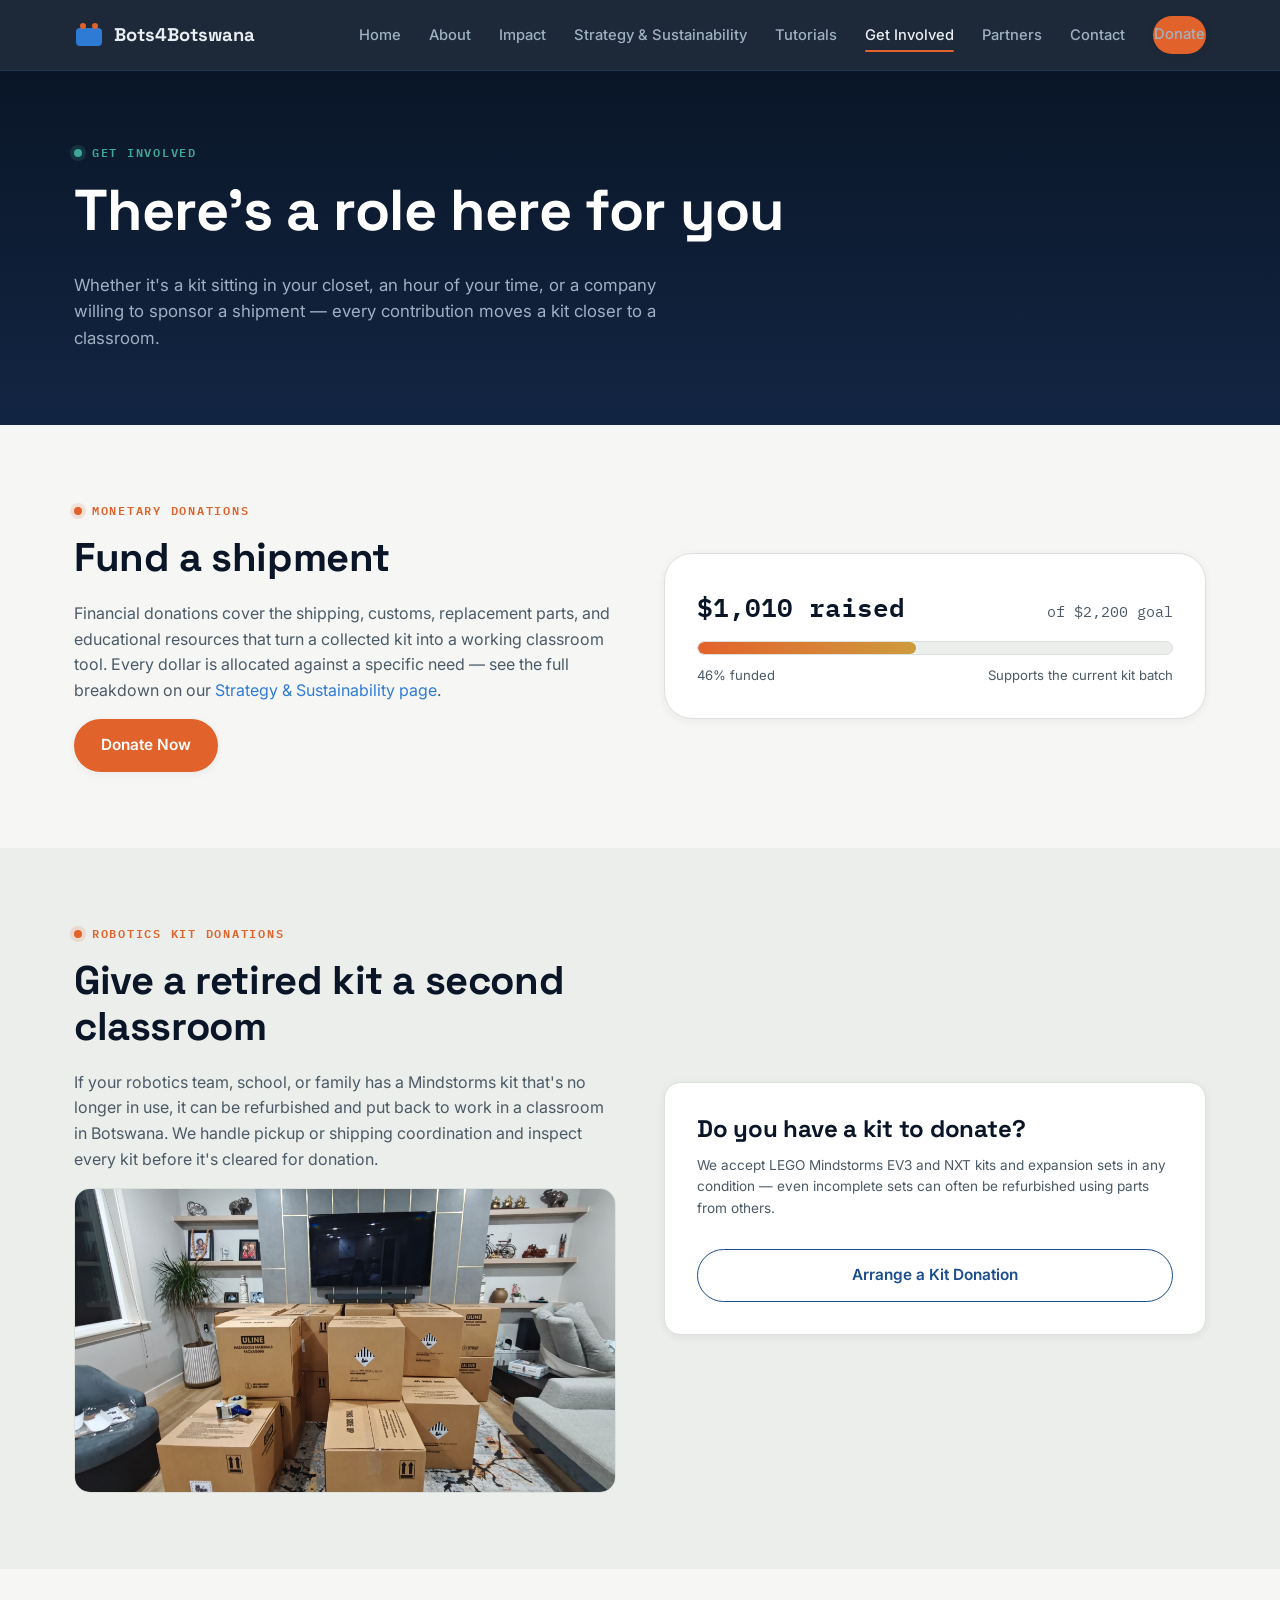
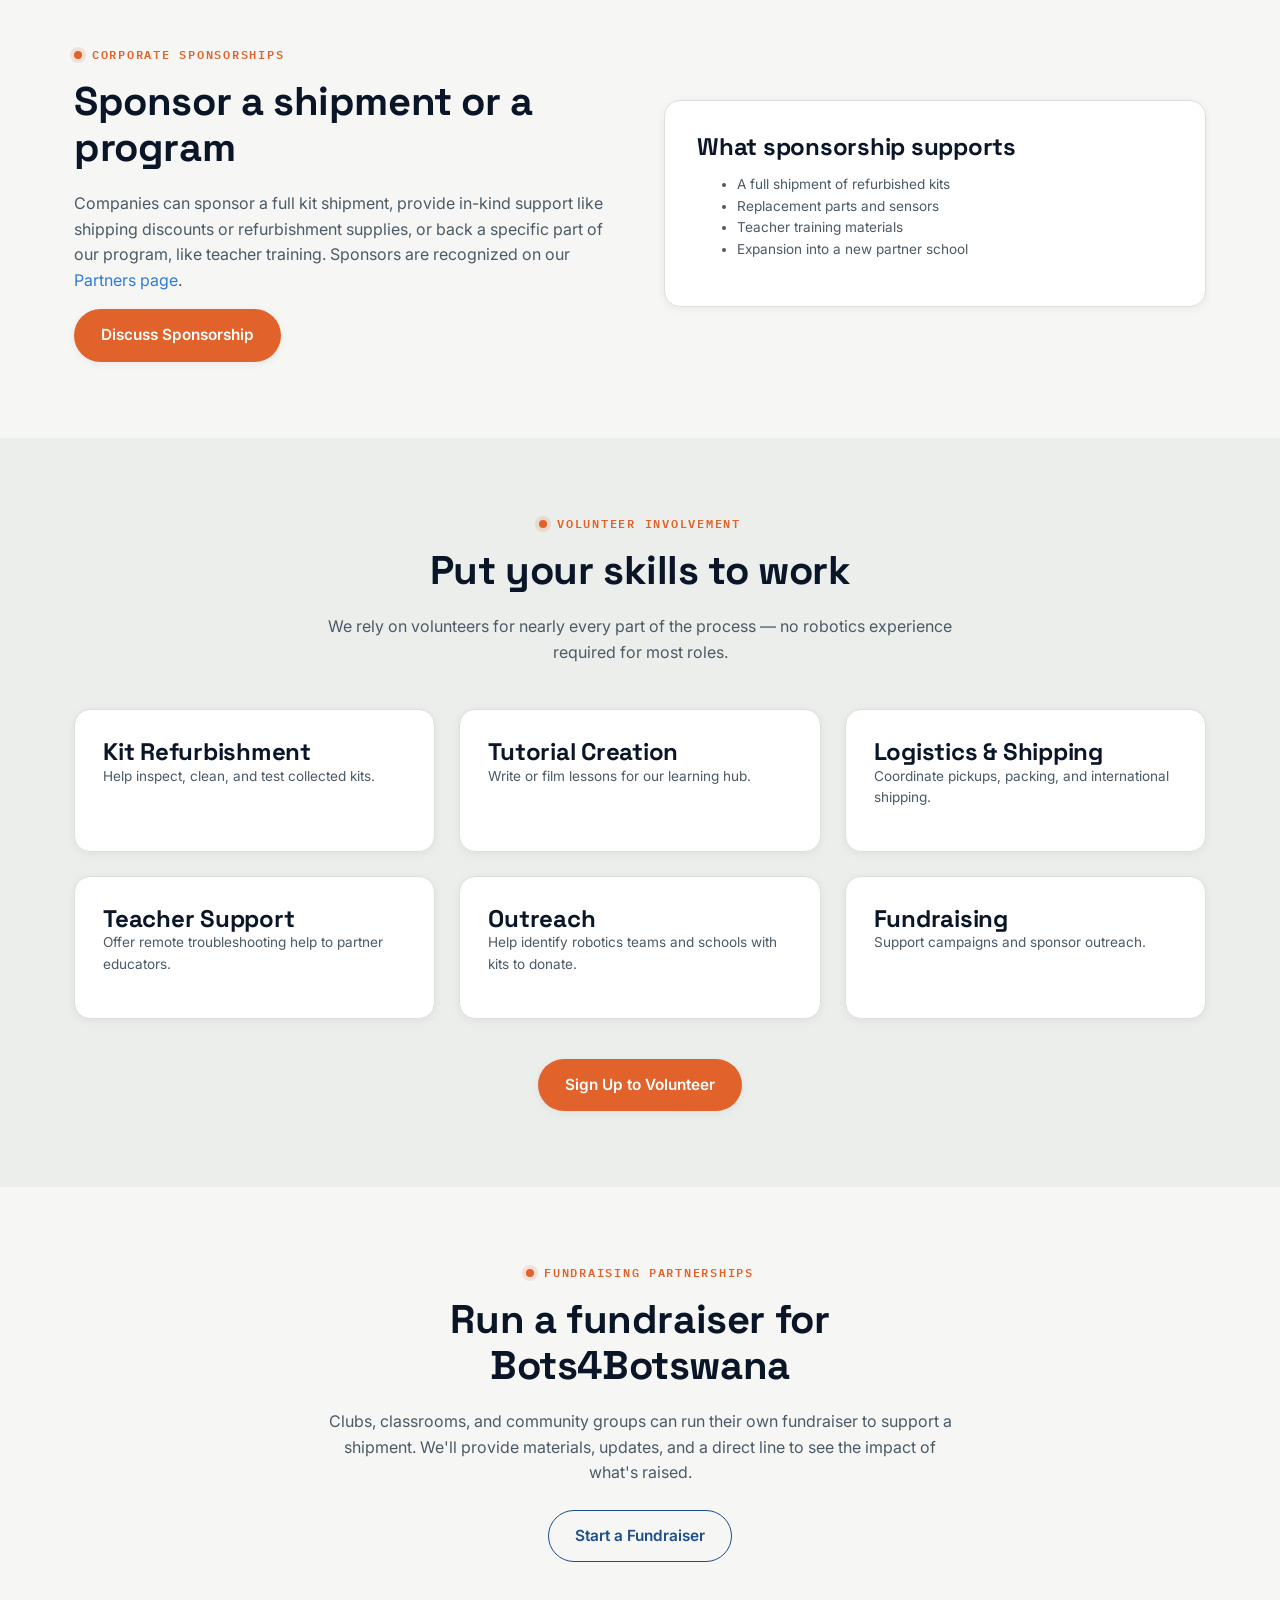
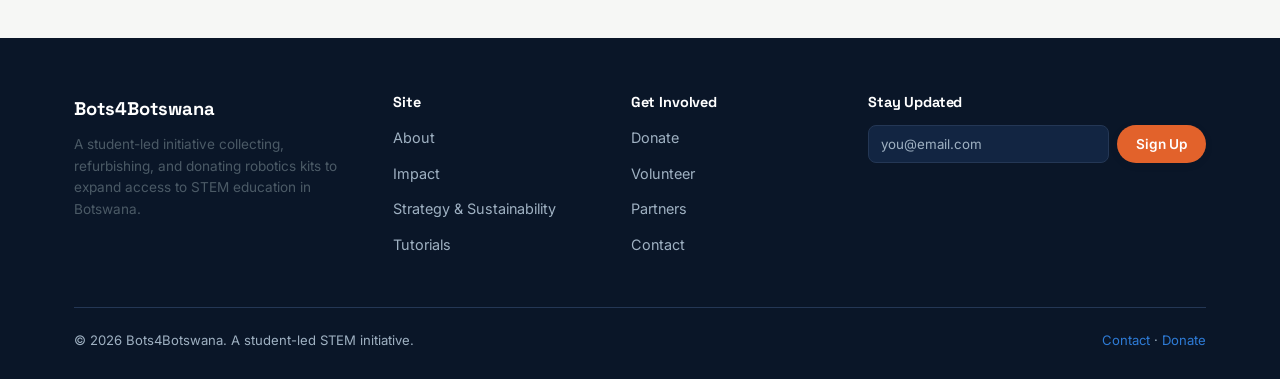
<file: get-involved.html>
<!DOCTYPE html>
<html lang="en">
<head>
<meta charset="UTF-8">
<meta name="viewport" content="width=device-width, initial-scale=1.0">
<title>Get Involved — Bots4Botswana</title>
<meta name="description" content="Donate, volunteer, or partner with Bots4Botswana to help expand robotics education access.">
<link rel="preconnect" href="https://fonts.googleapis.com">
<link href="https://fonts.googleapis.com/css2?family=Space+Grotesk:wght@500;600;700&family=Inter:wght@400;500;600;700&family=IBM+Plex+Mono:wght@500;600&display=swap" rel="stylesheet">
<link rel="stylesheet" href="css/styles.css">
</head>
<body>
<a href="#main" class="skip-link">Skip to content</a>
<header class="site-header">
  <nav class="nav" aria-label="Primary">
    <a href="index.html" class="brand">
      <svg class="brand-mark" viewBox="0 0 30 30" fill="none" xmlns="http://www.w3.org/2000/svg" aria-hidden="true">
        <rect x="2" y="8" width="26" height="18" rx="4" fill="#2E7BD6"/>
        <circle cx="9" cy="6" r="3" fill="#E2622B"/>
        <circle cx="21" cy="6" r="3" fill="#E2622B"/>
      </svg>
      Bots4Botswana
    </a>
    <button class="nav-toggle" aria-label="Toggle navigation" aria-expanded="false"><span></span></button>
    <ul class="nav-links">
      <li><a href="index.html">Home</a></li>
      <li><a href="about.html">About</a></li>
      <li><a href="impact.html">Impact</a></li>
      <li><a href="strategy.html">Strategy &amp; Sustainability</a></li>
      <li><a href="tutorials.html">Tutorials</a></li>
      <li><a href="get-involved.html">Get Involved</a></li>
      <li><a href="partners.html">Partners</a></li>
      <li><a href="contact.html">Contact</a></li>
      <li class="nav-cta"><a href="get-involved.html#donate" class="btn btn-primary btn-sm">Donate</a></li>
    </ul>
  </nav>
</header>

<main id="main">

<section class="page-hero">
  <div class="container">
    <div class="eyebrow on-dark">Get Involved</div>
    <h1>There's a role here for you</h1>
    <p class="lead">Whether it's a kit sitting in your closet, an hour of your time, or a company willing to sponsor a shipment — every contribution moves a kit closer to a classroom.</p>
  </div>
</section>

<!-- DONATE -->
<section id="donate">
  <div class="container grid grid-2" style="align-items:center; gap:48px;">
    <div class="reveal">
      <div class="eyebrow">Monetary Donations</div>
      <h2>Fund a shipment</h2>
      <p>Financial donations cover the shipping, customs, replacement parts, and educational resources that turn a collected kit into a working classroom tool. Every dollar is allocated against a specific need — see the full breakdown on our <a href="strategy.html">Strategy &amp; Sustainability page</a>.</p>
      <a href="#" class="btn btn-primary">Donate Now</a>
    </div>
    <div class="progress-wrap reveal reveal-2">
      <div class="progress-top">
        <span class="amount">$1,010 raised</span>
        <span class="goal">of $2,200 goal</span>
      </div>
      <div class="progress-track"><div class="progress-fill" data-percent="46"></div></div>
      <div class="progress-meta">
        <span>46% funded</span>
        <span>Supports the current kit batch</span>
      </div>
    </div>
  </div>
</section>

<!-- KIT DONATIONS -->
<section class="section-dim">
  <div class="container grid grid-2" style="align-items:center; gap:48px;">
    <div class="reveal reveal-2" style="order:2;">
      <div class="card" style="padding:32px;">
        <h3>Do you have a kit to donate?</h3>
        <p class="small">We accept LEGO Mindstorms EV3 and NXT kits and expansion sets in any condition — even incomplete sets can often be refurbished using parts from others.</p>
        <a href="contact.html" class="btn btn-outline btn-block mt-16">Arrange a Kit Donation</a>
      </div>
    </div>
    <div class="reveal" style="order:1;">
      <div class="eyebrow">Robotics Kit Donations</div>
      <h2>Give a retired kit a second classroom</h2>
      <p>If your robotics team, school, or family has a Mindstorms kit that's no longer in use, it can be refurbished and put back to work in a classroom in Botswana. We handle pickup or shipping coordination and inspect every kit before it's cleared for donation.</p>
      <div class="img-frame ratio-16-9 mt-16">
        <img src="img/kit-donation-boxes.jpg" alt="Photo of robotics kits packed and ready for donation"
          onerror="imgFallback(this, 'img/kit-donation-boxes.jpg')">
      </div>
    </div>
  </div>
</section>

<!-- SPONSORSHIP -->
<section>
  <div class="container grid grid-2" style="align-items:center; gap:48px;">
    <div class="reveal">
      <div class="eyebrow">Corporate Sponsorships</div>
      <h2>Sponsor a shipment or a program</h2>
      <p>Companies can sponsor a full kit shipment, provide in-kind support like shipping discounts or refurbishment supplies, or back a specific part of our program, like teacher training. Sponsors are recognized on our <a href="partners.html">Partners page</a>.</p>
      <a href="contact.html" class="btn btn-primary">Discuss Sponsorship</a>
    </div>
    <div class="card reveal reveal-2" style="padding:32px;">
      <h3>What sponsorship supports</h3>
      <ul class="small text-soft">
        <li>A full shipment of refurbished kits</li>
        <li>Replacement parts and sensors</li>
        <li>Teacher training materials</li>
        <li>Expansion into a new partner school</li>
      </ul>
    </div>
  </div>
</section>

<!-- VOLUNTEER -->
<section class="section-dim" id="volunteer">
  <div class="container">
    <div class="section-head center reveal">
      <div class="eyebrow" style="justify-content:center;">Volunteer Involvement</div>
      <h2>Put your skills to work</h2>
      <p>We rely on volunteers for nearly every part of the process — no robotics experience required for most roles.</p>
    </div>
    <div class="grid grid-3 reveal reveal-2">
      <div class="card"><h3 class="mb-0">Kit Refurbishment</h3><p class="small">Help inspect, clean, and test collected kits.</p></div>
      <div class="card"><h3 class="mb-0">Tutorial Creation</h3><p class="small">Write or film lessons for our learning hub.</p></div>
      <div class="card"><h3 class="mb-0">Logistics &amp; Shipping</h3><p class="small">Coordinate pickups, packing, and international shipping.</p></div>
      <div class="card"><h3 class="mb-0">Teacher Support</h3><p class="small">Offer remote troubleshooting help to partner educators.</p></div>
      <div class="card"><h3 class="mb-0">Outreach</h3><p class="small">Help identify robotics teams and schools with kits to donate.</p></div>
      <div class="card"><h3 class="mb-0">Fundraising</h3><p class="small">Support campaigns and sponsor outreach.</p></div>
    </div>
    <div class="text-center mt-40">
      <a href="contact.html" class="btn btn-primary">Sign Up to Volunteer</a>
    </div>
  </div>
</section>

<!-- FUNDRAISING PARTNERSHIPS -->
<section>
  <div class="container text-center reveal max-w-md mx-auto">
    <div class="eyebrow" style="justify-content:center;">Fundraising Partnerships</div>
    <h2>Run a fundraiser for Bots4Botswana</h2>
    <p>Clubs, classrooms, and community groups can run their own fundraiser to support a shipment. We'll provide materials, updates, and a direct line to see the impact of what's raised.</p>
    <a href="contact.html" class="btn btn-outline mt-8">Start a Fundraiser</a>
  </div>
</section>

</main>

<footer class="site-footer">
  <div class="container">
    <div class="footer-grid">
      <div>
        <div class="brand" style="color:#fff; margin-bottom:10px;">Bots4Botswana</div>
        <p class="small">A student-led initiative collecting, refurbishing, and donating robotics kits to expand access to STEM education in Botswana.</p>
      </div>
      <div>
        <h4>Site</h4>
        <ul>
          <li><a href="about.html">About</a></li>
          <li><a href="impact.html">Impact</a></li>
          <li><a href="strategy.html">Strategy &amp; Sustainability</a></li>
          <li><a href="tutorials.html">Tutorials</a></li>
        </ul>
      </div>
      <div>
        <h4>Get Involved</h4>
        <ul>
          <li><a href="get-involved.html#donate">Donate</a></li>
          <li><a href="get-involved.html#volunteer">Volunteer</a></li>
          <li><a href="partners.html">Partners</a></li>
          <li><a href="contact.html">Contact</a></li>
        </ul>
      </div>
      <div>
        <h4>Stay Updated</h4>
        <form data-demo-form>
          <div class="newsletter-row">
            <input type="email" placeholder="you@email.com" required aria-label="Email address">
            <button class="btn btn-primary btn-sm" type="submit">Sign Up</button>
          </div>
          <p class="form-note small mt-8"></p>
        </form>
      </div>
    </div>
    <div class="footer-bottom">
      <span>© 2026 Bots4Botswana. A student-led STEM initiative.</span>
      <span><a href="contact.html">Contact</a> · <a href="get-involved.html">Donate</a></span>
    </div>
  </div>
</footer>
<script src="js/main.js"></script>
</body>
</html>
</file>
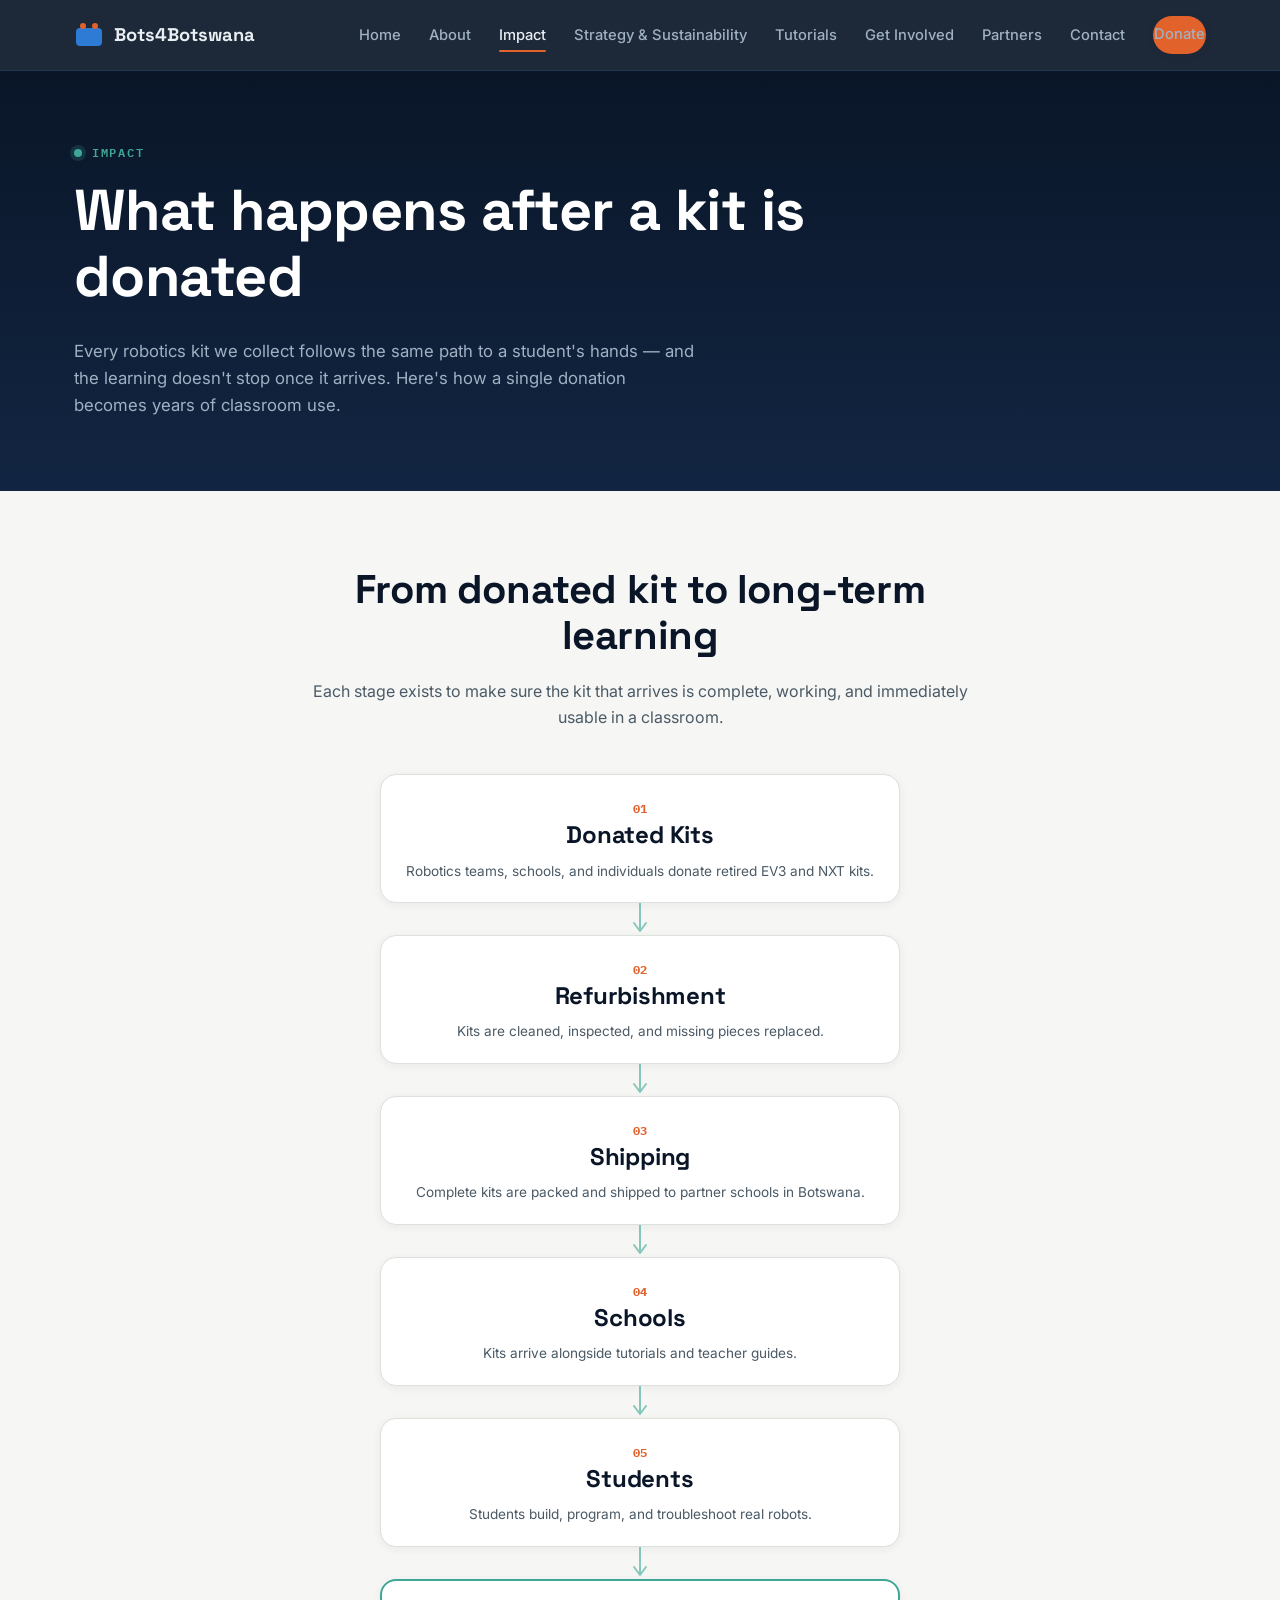
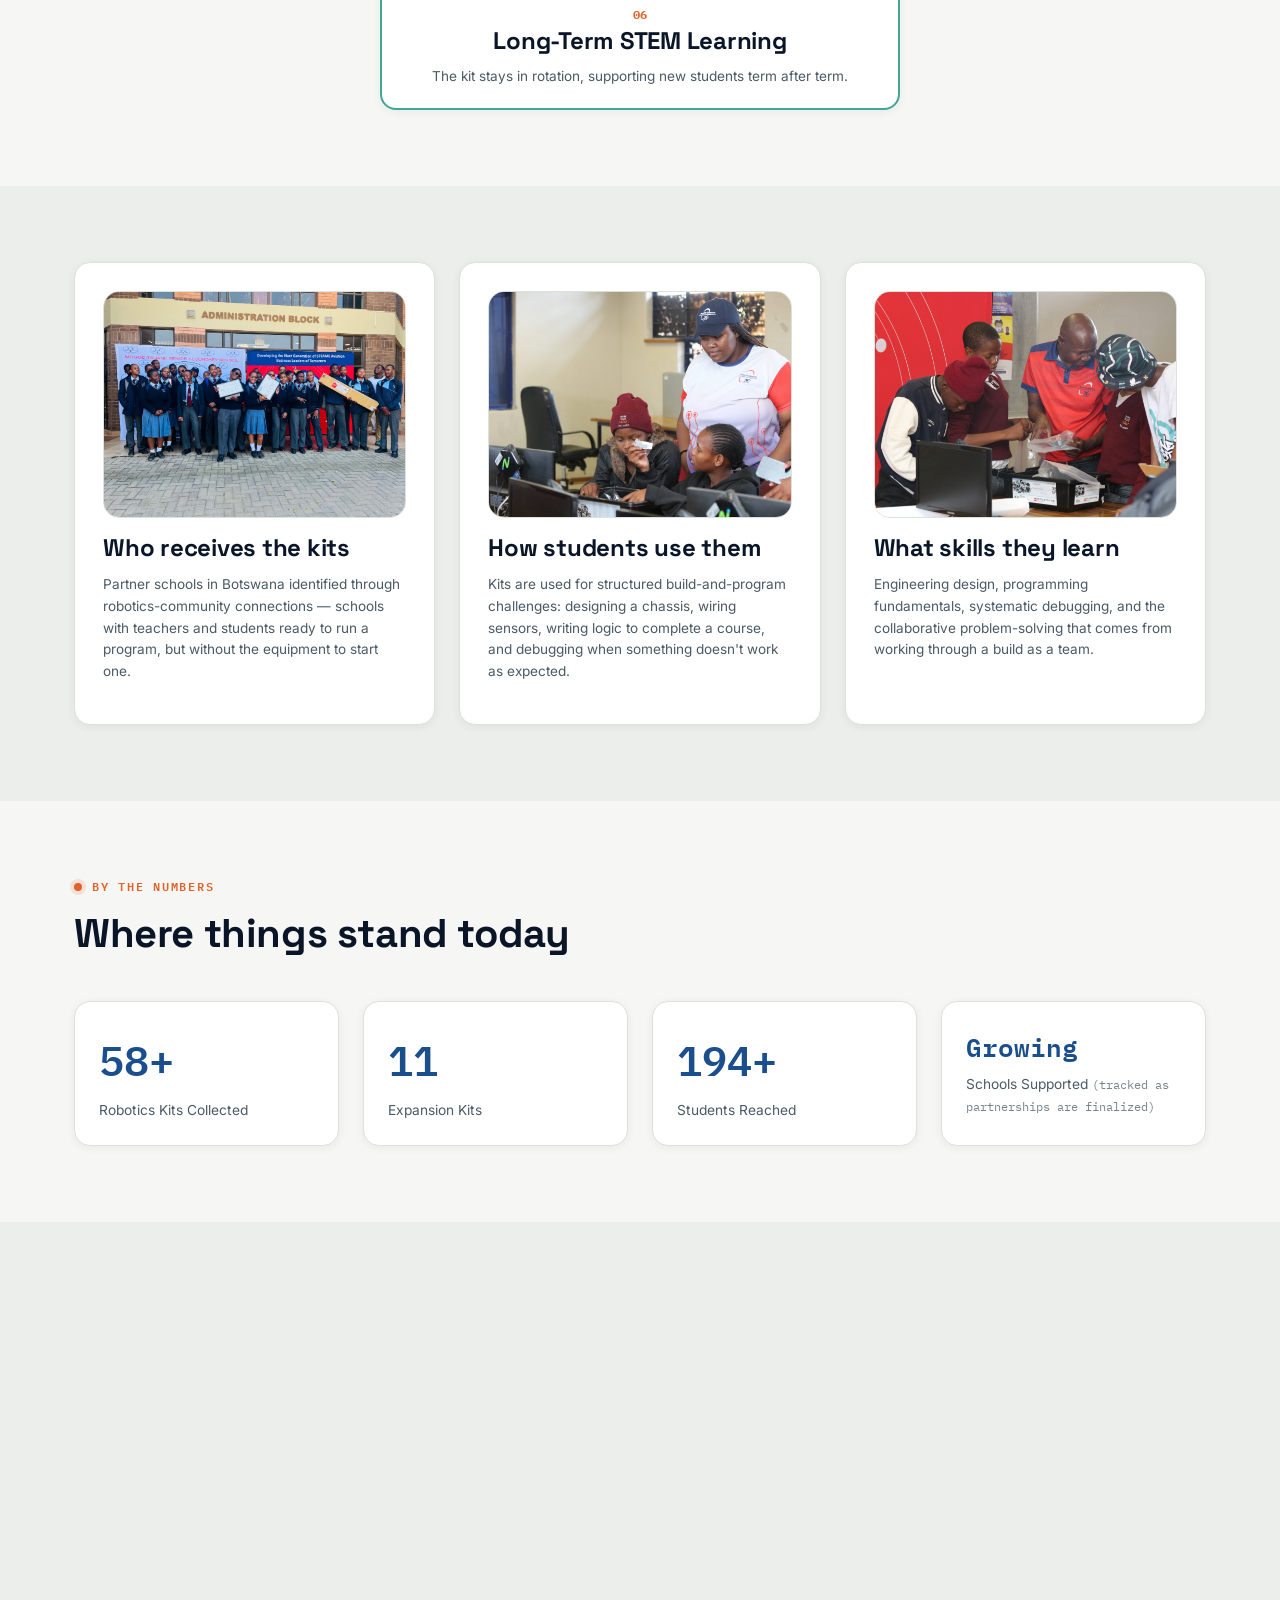
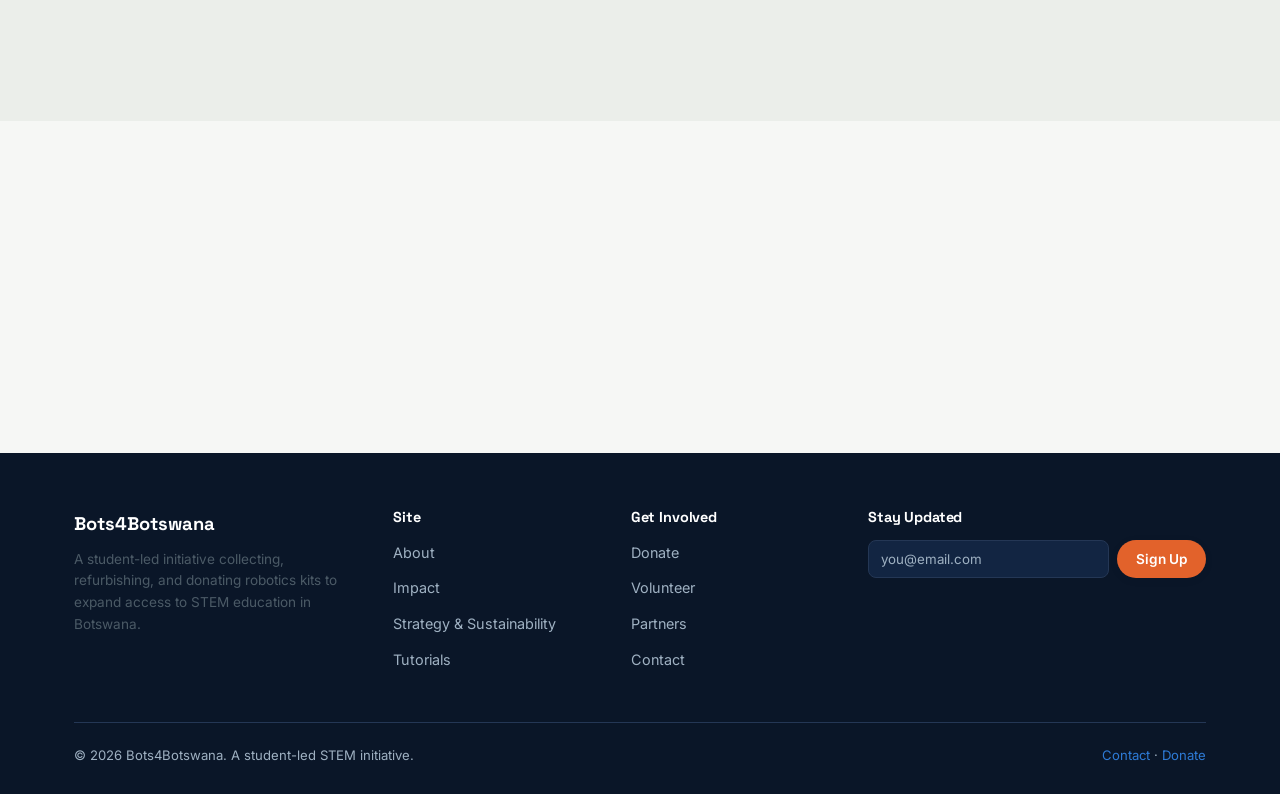
<file: impact.html>
<!DOCTYPE html>
<html lang="en">
<head>
<meta charset="UTF-8">
<meta name="viewport" content="width=device-width, initial-scale=1.0">
<title>Impact — Bots4Botswana</title>
<meta name="description" content="See how donated robotics kits become lasting learning opportunities for students in Botswana.">
<link rel="preconnect" href="https://fonts.googleapis.com">
<link href="https://fonts.googleapis.com/css2?family=Space+Grotesk:wght@500;600;700&family=Inter:wght@400;500;600;700&family=IBM+Plex+Mono:wght@500;600&display=swap" rel="stylesheet">
<link rel="stylesheet" href="css/styles.css">
</head>
<body>
<a href="#main" class="skip-link">Skip to content</a>
<header class="site-header">
  <nav class="nav" aria-label="Primary">
    <a href="index.html" class="brand">
      <svg class="brand-mark" viewBox="0 0 30 30" fill="none" xmlns="http://www.w3.org/2000/svg" aria-hidden="true">
        <rect x="2" y="8" width="26" height="18" rx="4" fill="#2E7BD6"/>
        <circle cx="9" cy="6" r="3" fill="#E2622B"/>
        <circle cx="21" cy="6" r="3" fill="#E2622B"/>
      </svg>
      Bots4Botswana
    </a>
    <button class="nav-toggle" aria-label="Toggle navigation" aria-expanded="false"><span></span></button>
    <ul class="nav-links">
      <li><a href="index.html">Home</a></li>
      <li><a href="about.html">About</a></li>
      <li><a href="impact.html">Impact</a></li>
      <li><a href="strategy.html">Strategy &amp; Sustainability</a></li>
      <li><a href="tutorials.html">Tutorials</a></li>
      <li><a href="get-involved.html">Get Involved</a></li>
      <li><a href="partners.html">Partners</a></li>
      <li><a href="contact.html">Contact</a></li>
      <li class="nav-cta"><a href="get-involved.html#donate" class="btn btn-primary btn-sm">Donate</a></li>
    </ul>
  </nav>
</header>

<main id="main">

<section class="page-hero">
  <div class="container">
    <div class="eyebrow on-dark">Impact</div>
    <h1>What happens after a kit is donated</h1>
    <p class="lead">Every robotics kit we collect follows the same path to a student's hands — and the learning doesn't stop once it arrives. Here's how a single donation becomes years of classroom use.</p>
  </div>
</section>

<!-- FLOW DIAGRAM -->
<section>
  <div class="container">
    <div class="section-head center reveal">
      <h2>From donated kit to long-term learning</h2>
      <p>Each stage exists to make sure the kit that arrives is complete, working, and immediately usable in a classroom.</p>
    </div>
    <div class="flow reveal reveal-2">
      <div class="flow-step"><span class="step-num">01</span><h3>Donated Kits</h3><p class="small mb-0">Robotics teams, schools, and individuals donate retired EV3 and NXT kits.</p></div>
      <div class="flow-arrow"><svg width="16" height="32" viewBox="0 0 16 32"><path d="M8 0V26M2 20L8 28L14 20" stroke="#3FA796" stroke-width="2" fill="none" stroke-linecap="round" stroke-linejoin="round"/></svg></div>
      <div class="flow-step"><span class="step-num">02</span><h3>Refurbishment</h3><p class="small mb-0">Kits are cleaned, inspected, and missing pieces replaced.</p></div>
      <div class="flow-arrow"><svg width="16" height="32" viewBox="0 0 16 32"><path d="M8 0V26M2 20L8 28L14 20" stroke="#3FA796" stroke-width="2" fill="none" stroke-linecap="round" stroke-linejoin="round"/></svg></div>
      <div class="flow-step"><span class="step-num">03</span><h3>Shipping</h3><p class="small mb-0">Complete kits are packed and shipped to partner schools in Botswana.</p></div>
      <div class="flow-arrow"><svg width="16" height="32" viewBox="0 0 16 32"><path d="M8 0V26M2 20L8 28L14 20" stroke="#3FA796" stroke-width="2" fill="none" stroke-linecap="round" stroke-linejoin="round"/></svg></div>
      <div class="flow-step"><span class="step-num">04</span><h3>Schools</h3><p class="small mb-0">Kits arrive alongside tutorials and teacher guides.</p></div>
      <div class="flow-arrow"><svg width="16" height="32" viewBox="0 0 16 32"><path d="M8 0V26M2 20L8 28L14 20" stroke="#3FA796" stroke-width="2" fill="none" stroke-linecap="round" stroke-linejoin="round"/></svg></div>
      <div class="flow-step"><span class="step-num">05</span><h3>Students</h3><p class="small mb-0">Students build, program, and troubleshoot real robots.</p></div>
      <div class="flow-arrow"><svg width="16" height="32" viewBox="0 0 16 32"><path d="M8 0V26M2 20L8 28L14 20" stroke="#3FA796" stroke-width="2" fill="none" stroke-linecap="round" stroke-linejoin="round"/></svg></div>
      <div class="flow-step" style="border-color:var(--trace); border-width:2px;"><span class="step-num">06</span><h3>Long-Term STEM Learning</h3><p class="small mb-0">The kit stays in rotation, supporting new students term after term.</p></div>
    </div>
  </div>
</section>

<!-- WHO / HOW / SKILLS -->
<section class="section-dim">
  <div class="container grid grid-3">
    <div class="card reveal reveal-1">
      <div class="img-frame ratio-4-3" style="margin-bottom:16px;">
        <img src="img/partner-school.jpg" alt="Photo of a partner school classroom in Botswana"
          onerror="imgFallback(this, 'img/partner-school.jpg')">
      </div>
      <h3>Who receives the kits</h3>
      <p class="small">Partner schools in Botswana identified through robotics-community connections — schools with teachers and students ready to run a program, but without the equipment to start one.</p>
    </div>
    <div class="card reveal reveal-2">
      <div class="img-frame ratio-4-3" style="margin-bottom:16px;">
        <img src="img/students-programming.jpg" alt="Photo of students programming a robotics kit"
          onerror="imgFallback(this, 'img/students-programming.jpg')">
      </div>
      <h3>How students use them</h3>
      <p class="small">Kits are used for structured build-and-program challenges: designing a chassis, wiring sensors, writing logic to complete a course, and debugging when something doesn't work as expected.</p>
    </div>
    <div class="card reveal reveal-3">
      <div class="img-frame ratio-4-3" style="margin-bottom:16px;">
        <img src="img/robot-build-closeup.jpg" alt="Close-up photo of an assembled robotics kit"
          onerror="imgFallback(this, 'img/robot-build-closeup.jpg')">
      </div>
      <h3>What skills they learn</h3>
      <p class="small">Engineering design, programming fundamentals, systematic debugging, and the collaborative problem-solving that comes from working through a build as a team.</p>
    </div>
  </div>
</section>

<!-- STATS -->
<section>
  <div class="container">
    <div class="section-head reveal">
      <div class="eyebrow">By the Numbers</div>
      <h2>Where things stand today</h2>
    </div>
    <div class="grid grid-4">
      <div class="dashboard-card reveal reveal-1">
        <span class="stat-num" data-count-to="60" data-suffix="+">0</span>
        <div class="stat-label">Robotics Kits Collected</div>
      </div>
      <div class="dashboard-card reveal reveal-2">
        <span class="stat-num" data-count-to="11" data-suffix="">0</span>
        <div class="stat-label">Expansion Kits</div>
      </div>
      <div class="dashboard-card reveal reveal-3">
        <span class="stat-num" data-count-to="200" data-suffix="+">0</span>
        <div class="stat-label">Students Reached</div>
      </div>
      <div class="dashboard-card reveal reveal-4">
        <span class="stat-num mono" style="font-size:1.6rem;">Growing</span>
        <div class="stat-label">Schools Supported <span class="stat-note">(tracked as partnerships are finalized)</span></div>
      </div>
    </div>
  </div>
</section>

<!-- TESTIMONIALS -->
<section class="section-dim">
  <div class="container">
    <div class="section-head center reveal">
      <div class="eyebrow" style="justify-content:center;">Voices</div>
      <h2>What partners are saying</h2>
      <p>Placeholder quotes shown here — to be replaced with direct testimonials as partner schools begin using their kits.</p>
    </div>
    <div class="grid grid-3">
      <div class="quote-card reveal reveal-1">
        <p>"Our students finally have something to build with their hands, not just read about."</p>
        <div class="quote-attr">— Placeholder, Partner Teacher</div>
      </div>
      <div class="quote-card reveal reveal-2">
        <p>"The tutorials made it possible to run a robotics club without prior training."</p>
        <div class="quote-attr">— Placeholder, Program Coordinator</div>
      </div>
      <div class="quote-card reveal reveal-3">
        <p>"Watching a robot they built actually move was the moment it clicked for my class."</p>
        <div class="quote-attr">— Placeholder, Partner Educator</div>
      </div>
    </div>
  </div>
</section>

<section>
  <div class="container text-center reveal">
    <h2 class="max-w-md mx-auto">Curious how we plan to grow this responsibly?</h2>
    <a href="strategy.html" class="btn btn-outline mt-16">View Our Strategy &amp; Sustainability Plan</a>
  </div>
</section>

</main>

<footer class="site-footer">
  <div class="container">
    <div class="footer-grid">
      <div>
        <div class="brand" style="color:#fff; margin-bottom:10px;">Bots4Botswana</div>
        <p class="small">A student-led initiative collecting, refurbishing, and donating robotics kits to expand access to STEM education in Botswana.</p>
      </div>
      <div>
        <h4>Site</h4>
        <ul>
          <li><a href="about.html">About</a></li>
          <li><a href="impact.html">Impact</a></li>
          <li><a href="strategy.html">Strategy &amp; Sustainability</a></li>
          <li><a href="tutorials.html">Tutorials</a></li>
        </ul>
      </div>
      <div>
        <h4>Get Involved</h4>
        <ul>
          <li><a href="get-involved.html#donate">Donate</a></li>
          <li><a href="get-involved.html#volunteer">Volunteer</a></li>
          <li><a href="partners.html">Partners</a></li>
          <li><a href="contact.html">Contact</a></li>
        </ul>
      </div>
      <div>
        <h4>Stay Updated</h4>
        <form data-demo-form>
          <div class="newsletter-row">
            <input type="email" placeholder="you@email.com" required aria-label="Email address">
            <button class="btn btn-primary btn-sm" type="submit">Sign Up</button>
          </div>
          <p class="form-note small mt-8"></p>
        </form>
      </div>
    </div>
    <div class="footer-bottom">
      <span>© 2026 Bots4Botswana. A student-led STEM initiative.</span>
      <span><a href="contact.html">Contact</a> · <a href="get-involved.html">Donate</a></span>
    </div>
  </div>
</footer>
<script src="js/main.js"></script>
</body>
</html>
</file>
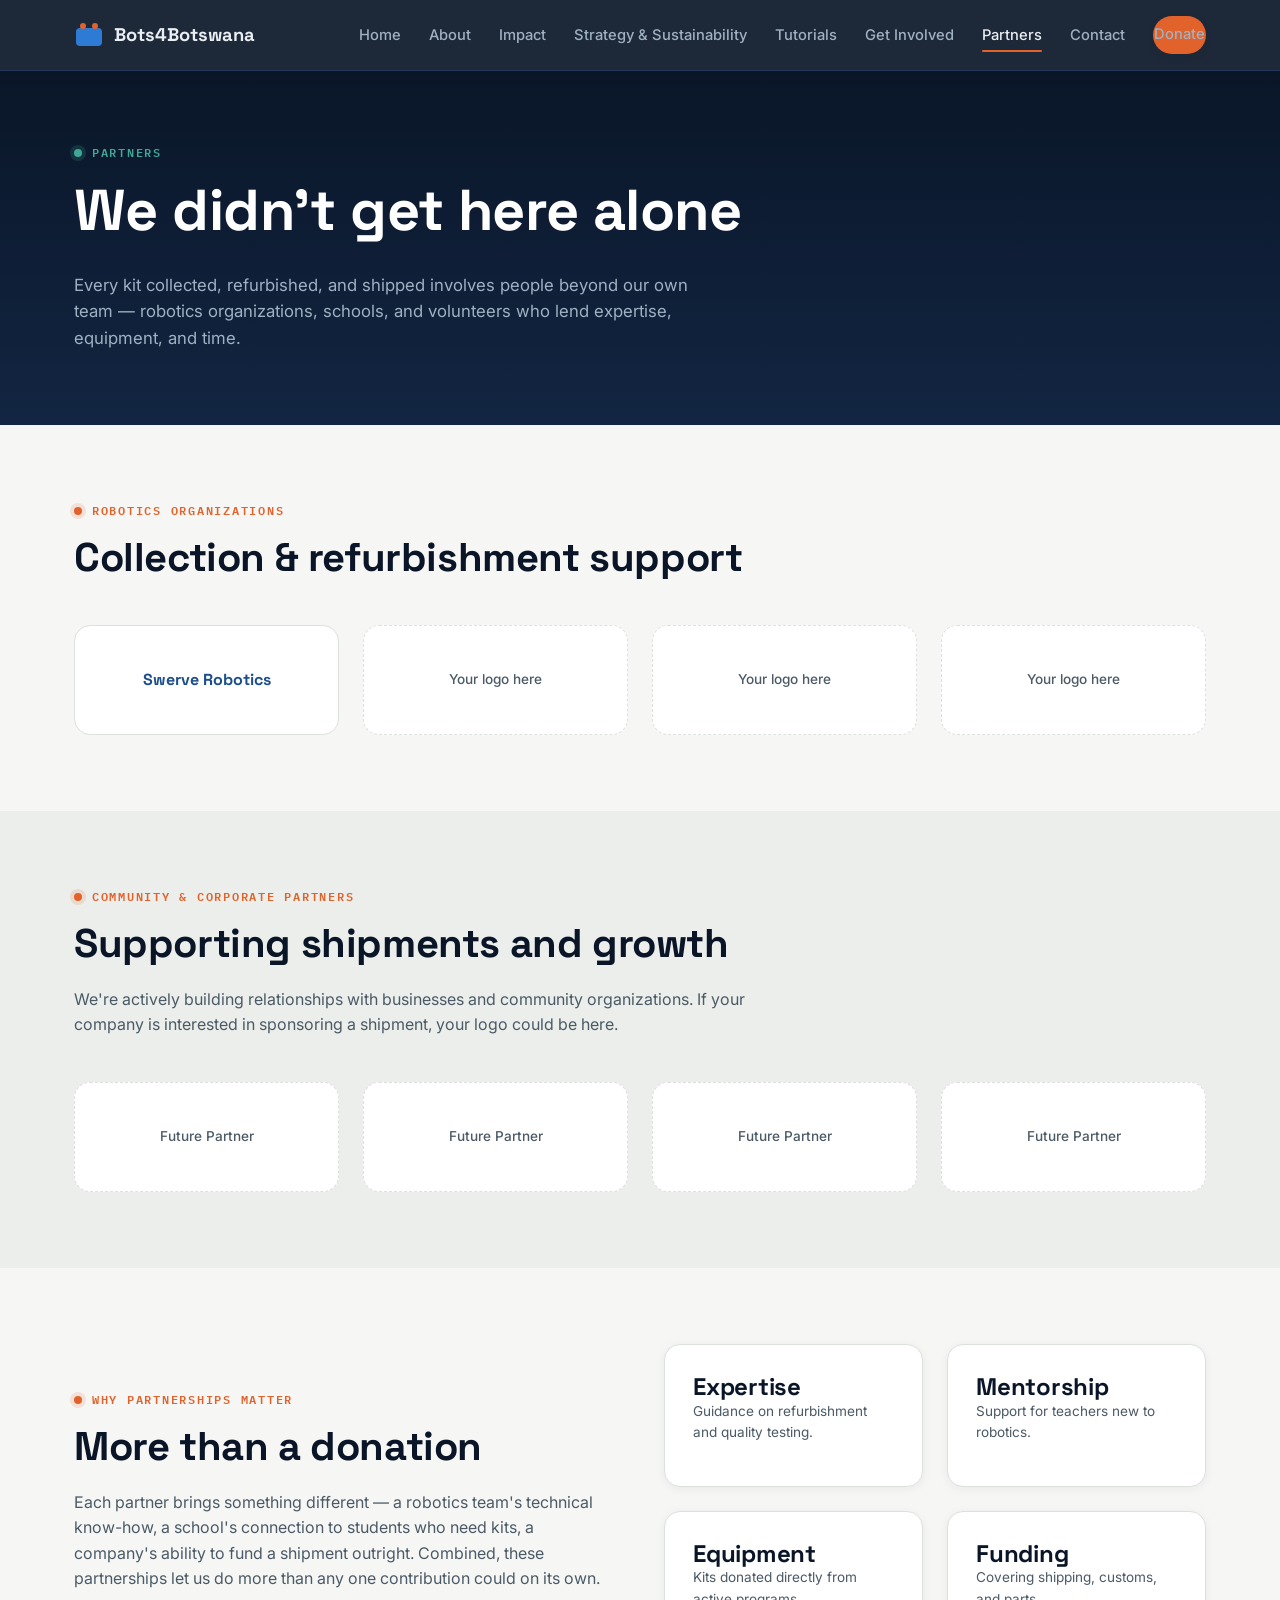
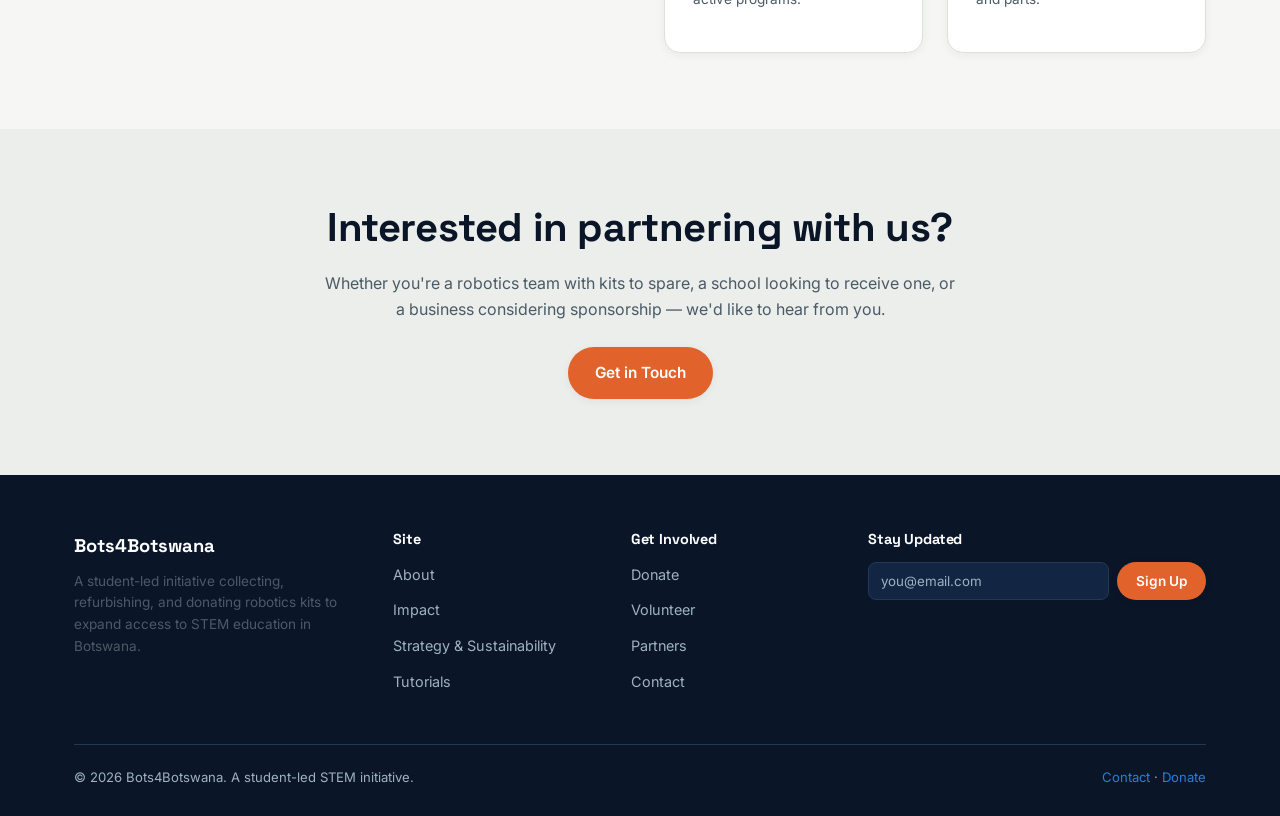
<file: partners.html>
<!DOCTYPE html>
<html lang="en">
<head>
<meta charset="UTF-8">
<meta name="viewport" content="width=device-width, initial-scale=1.0">
<title>Partners — Bots4Botswana</title>
<meta name="description" content="Meet the robotics teams, sponsors, and community partners supporting Bots4Botswana.">
<link rel="preconnect" href="https://fonts.googleapis.com">
<link href="https://fonts.googleapis.com/css2?family=Space+Grotesk:wght@500;600;700&family=Inter:wght@400;500;600;700&family=IBM+Plex+Mono:wght@500;600&display=swap" rel="stylesheet">
<link rel="stylesheet" href="css/styles.css">
</head>
<body>
<a href="#main" class="skip-link">Skip to content</a>
<header class="site-header">
  <nav class="nav" aria-label="Primary">
    <a href="index.html" class="brand">
      <svg class="brand-mark" viewBox="0 0 30 30" fill="none" xmlns="http://www.w3.org/2000/svg" aria-hidden="true">
        <rect x="2" y="8" width="26" height="18" rx="4" fill="#2E7BD6"/>
        <circle cx="9" cy="6" r="3" fill="#E2622B"/>
        <circle cx="21" cy="6" r="3" fill="#E2622B"/>
      </svg>
      Bots4Botswana
    </a>
    <button class="nav-toggle" aria-label="Toggle navigation" aria-expanded="false"><span></span></button>
    <ul class="nav-links">
      <li><a href="index.html">Home</a></li>
      <li><a href="about.html">About</a></li>
      <li><a href="impact.html">Impact</a></li>
      <li><a href="strategy.html">Strategy &amp; Sustainability</a></li>
      <li><a href="tutorials.html">Tutorials</a></li>
      <li><a href="get-involved.html">Get Involved</a></li>
      <li><a href="partners.html">Partners</a></li>
      <li><a href="contact.html">Contact</a></li>
      <li class="nav-cta"><a href="get-involved.html#donate" class="btn btn-primary btn-sm">Donate</a></li>
    </ul>
  </nav>
</header>

<main id="main">

<section class="page-hero">
  <div class="container">
    <div class="eyebrow on-dark">Partners</div>
    <h1>We didn't get here alone</h1>
    <p class="lead">Every kit collected, refurbished, and shipped involves people beyond our own team — robotics organizations, schools, and volunteers who lend expertise, equipment, and time.</p>
  </div>
</section>

<section>
  <div class="container">
    <div class="section-head reveal">
      <div class="eyebrow">Robotics Organizations</div>
      <h2>Collection &amp; refurbishment support</h2>
    </div>
    <div class="grid grid-4 reveal reveal-2">
      <div class="logo-card">Swerve Robotics</div>
      <div class="logo-card empty">Your logo here</div>
      <div class="logo-card empty">Your logo here</div>
      <div class="logo-card empty">Your logo here</div>
    </div>
  </div>
</section>

<section class="section-dim">
  <div class="container">
    <div class="section-head reveal">
      <div class="eyebrow">Community &amp; Corporate Partners</div>
      <h2>Supporting shipments and growth</h2>
      <p>We're actively building relationships with businesses and community organizations. If your company is interested in sponsoring a shipment, your logo could be here.</p>
    </div>
    <div class="grid grid-4 reveal reveal-2">
      <div class="logo-card empty">Future Partner</div>
      <div class="logo-card empty">Future Partner</div>
      <div class="logo-card empty">Future Partner</div>
      <div class="logo-card empty">Future Partner</div>
    </div>
  </div>
</section>

<section>
  <div class="container grid grid-2" style="align-items:center; gap:48px;">
    <div class="reveal">
      <div class="eyebrow">Why Partnerships Matter</div>
      <h2>More than a donation</h2>
      <p>Each partner brings something different — a robotics team's technical know-how, a school's connection to students who need kits, a company's ability to fund a shipment outright. Combined, these partnerships let us do more than any one contribution could on its own.</p>
    </div>
    <div class="grid grid-2 reveal reveal-2">
      <div class="card"><h3 class="mb-0">Expertise</h3><p class="small">Guidance on refurbishment and quality testing.</p></div>
      <div class="card"><h3 class="mb-0">Mentorship</h3><p class="small">Support for teachers new to robotics.</p></div>
      <div class="card"><h3 class="mb-0">Equipment</h3><p class="small">Kits donated directly from active programs.</p></div>
      <div class="card"><h3 class="mb-0">Funding</h3><p class="small">Covering shipping, customs, and parts.</p></div>
    </div>
  </div>
</section>

<section class="section-dim">
  <div class="container text-center reveal max-w-md mx-auto">
    <h2>Interested in partnering with us?</h2>
    <p>Whether you're a robotics team with kits to spare, a school looking to receive one, or a business considering sponsorship — we'd like to hear from you.</p>
    <a href="contact.html" class="btn btn-primary mt-8">Get in Touch</a>
  </div>
</section>

</main>

<footer class="site-footer">
  <div class="container">
    <div class="footer-grid">
      <div>
        <div class="brand" style="color:#fff; margin-bottom:10px;">Bots4Botswana</div>
        <p class="small">A student-led initiative collecting, refurbishing, and donating robotics kits to expand access to STEM education in Botswana.</p>
      </div>
      <div>
        <h4>Site</h4>
        <ul>
          <li><a href="about.html">About</a></li>
          <li><a href="impact.html">Impact</a></li>
          <li><a href="strategy.html">Strategy &amp; Sustainability</a></li>
          <li><a href="tutorials.html">Tutorials</a></li>
        </ul>
      </div>
      <div>
        <h4>Get Involved</h4>
        <ul>
          <li><a href="get-involved.html#donate">Donate</a></li>
          <li><a href="get-involved.html#volunteer">Volunteer</a></li>
          <li><a href="partners.html">Partners</a></li>
          <li><a href="contact.html">Contact</a></li>
        </ul>
      </div>
      <div>
        <h4>Stay Updated</h4>
        <form data-demo-form>
          <div class="newsletter-row">
            <input type="email" placeholder="you@email.com" required aria-label="Email address">
            <button class="btn btn-primary btn-sm" type="submit">Sign Up</button>
          </div>
          <p class="form-note small mt-8"></p>
        </form>
      </div>
    </div>
    <div class="footer-bottom">
      <span>© 2026 Bots4Botswana. A student-led STEM initiative.</span>
      <span><a href="contact.html">Contact</a> · <a href="get-involved.html">Donate</a></span>
    </div>
  </div>
</footer>
<script src="js/main.js"></script>
</body>
</html>
</file>
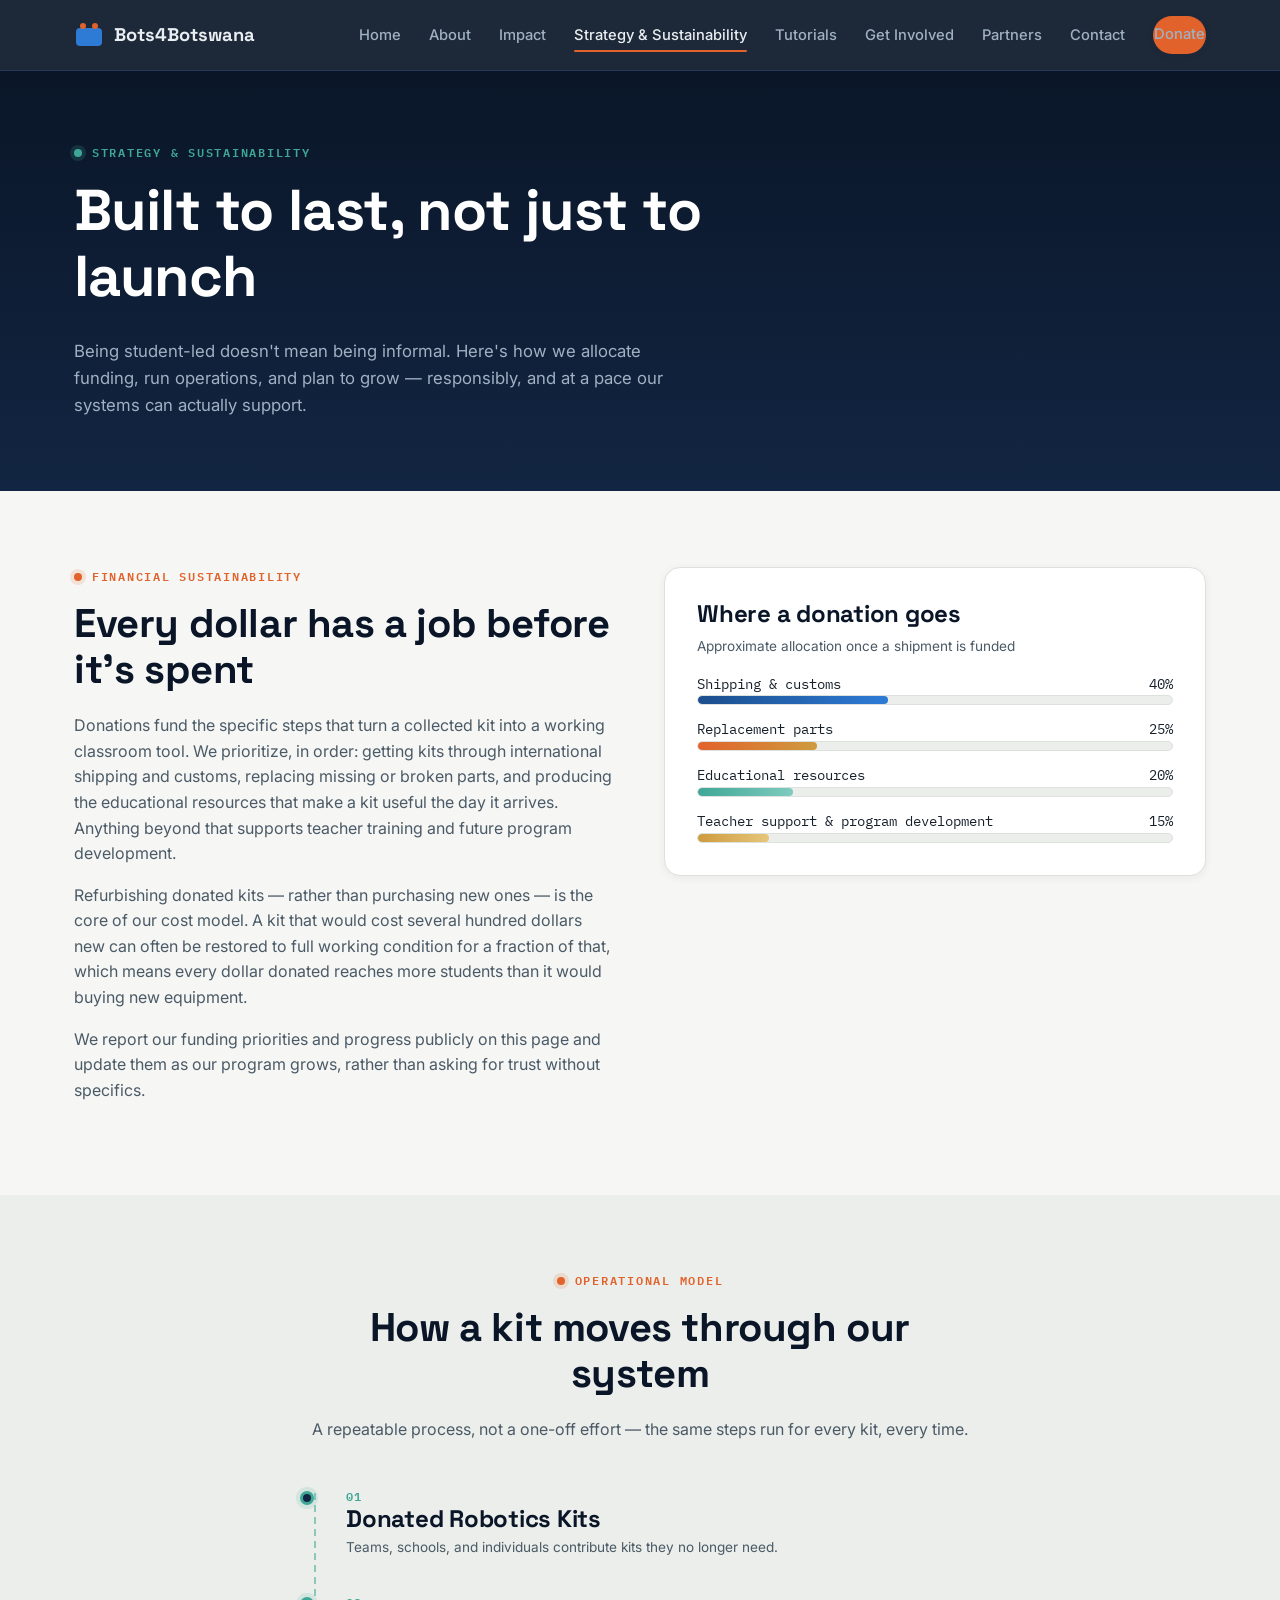
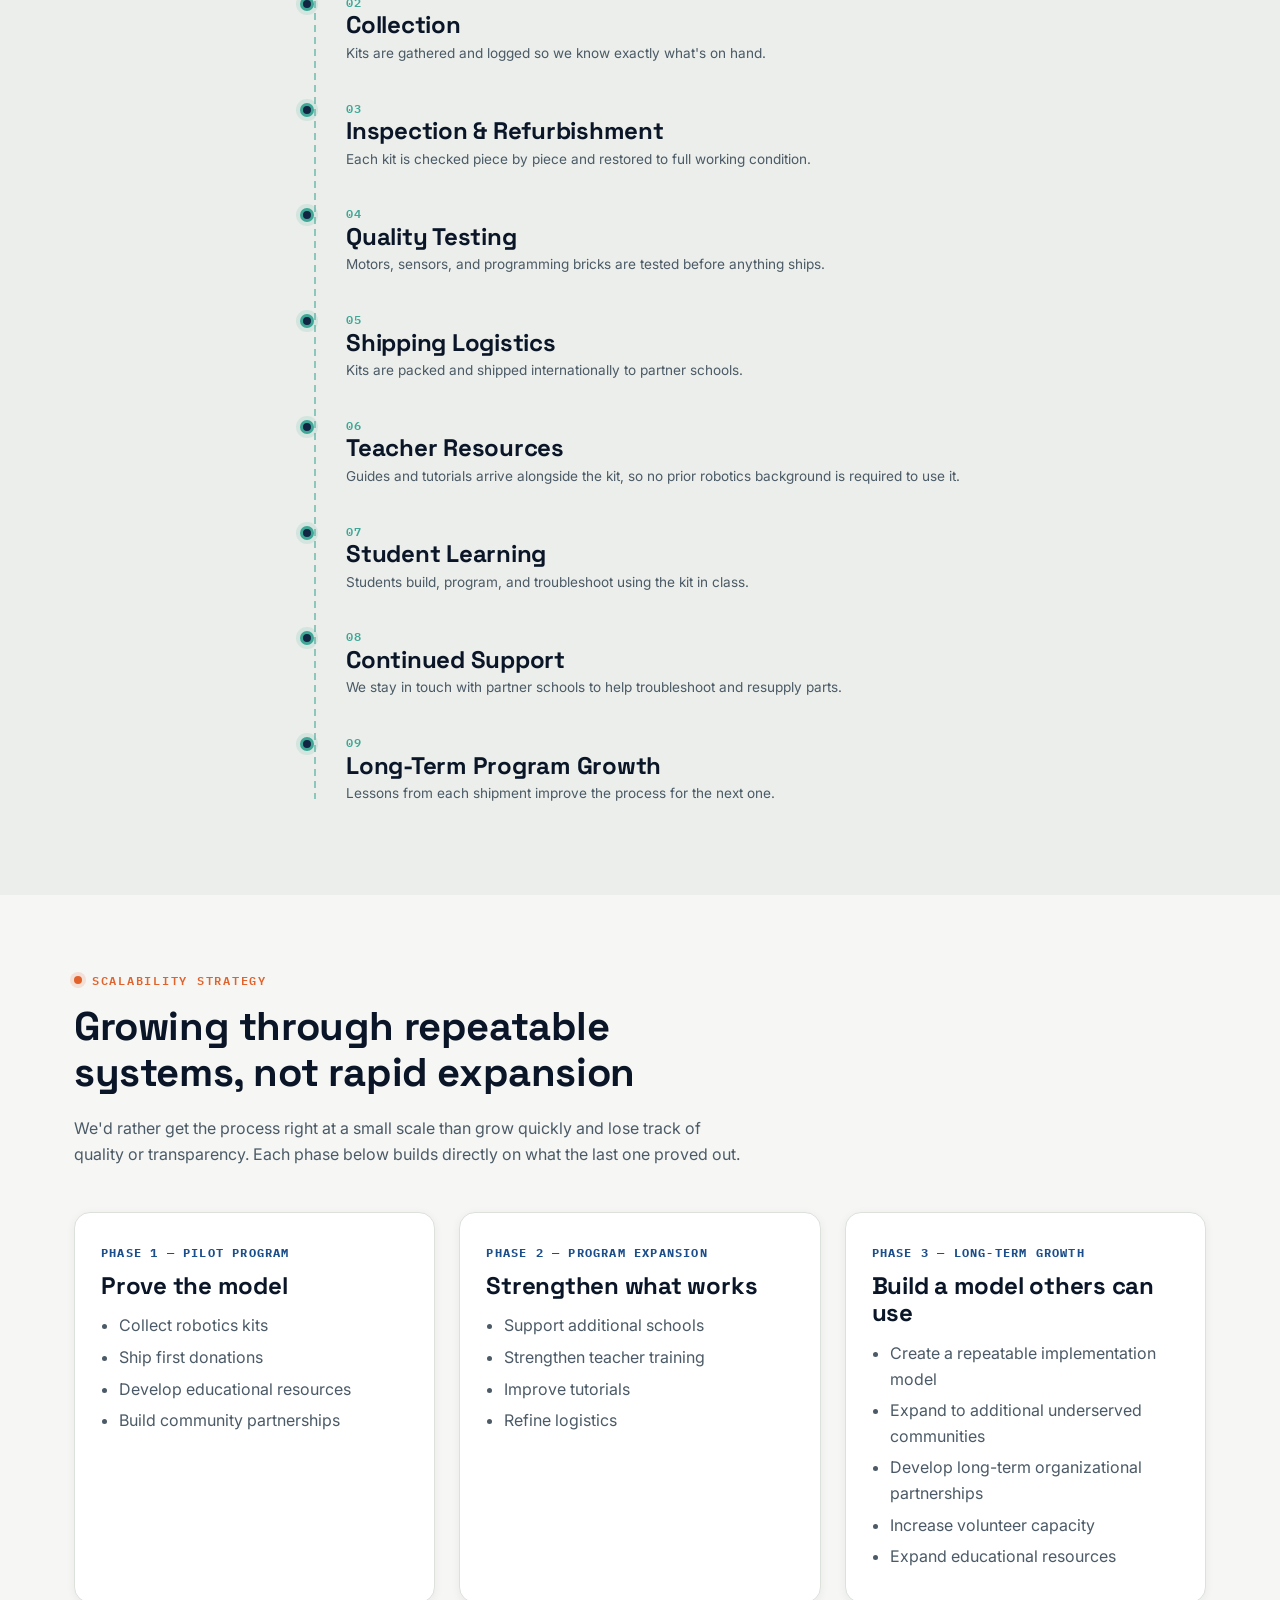
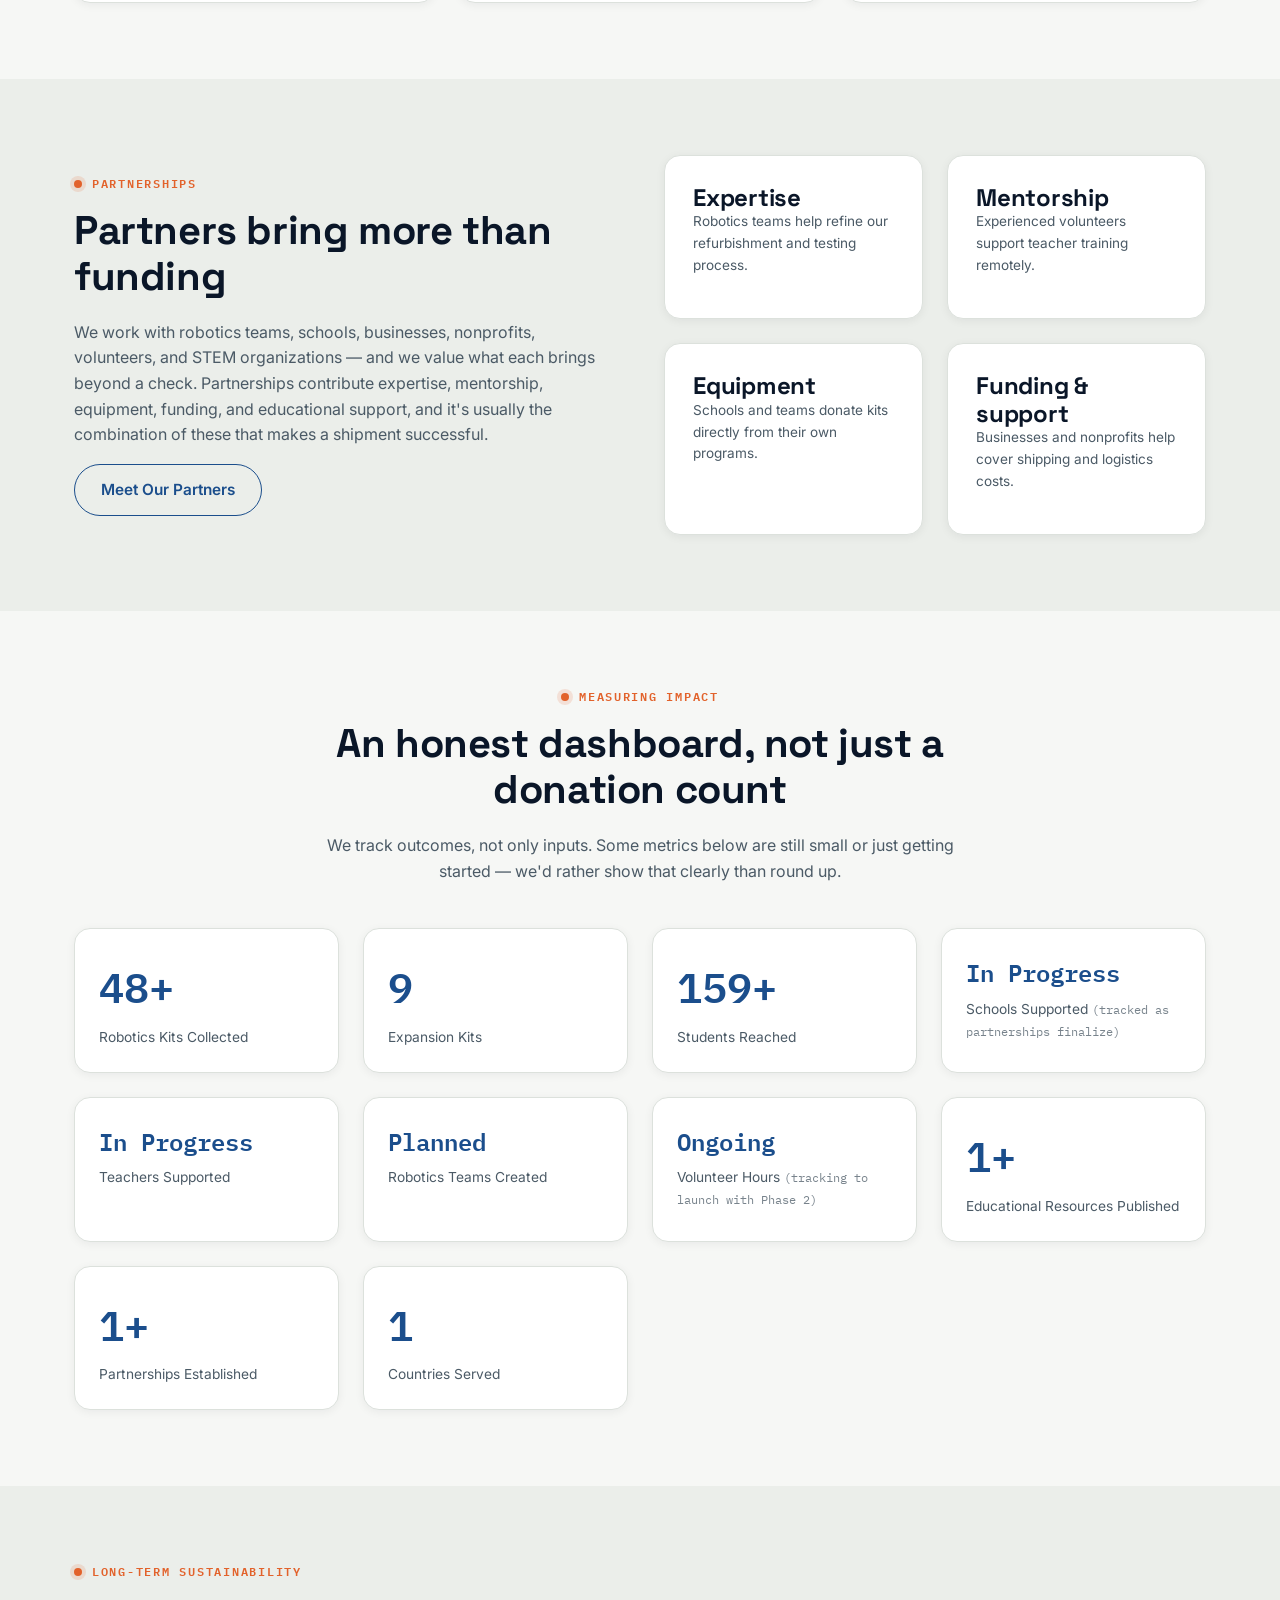
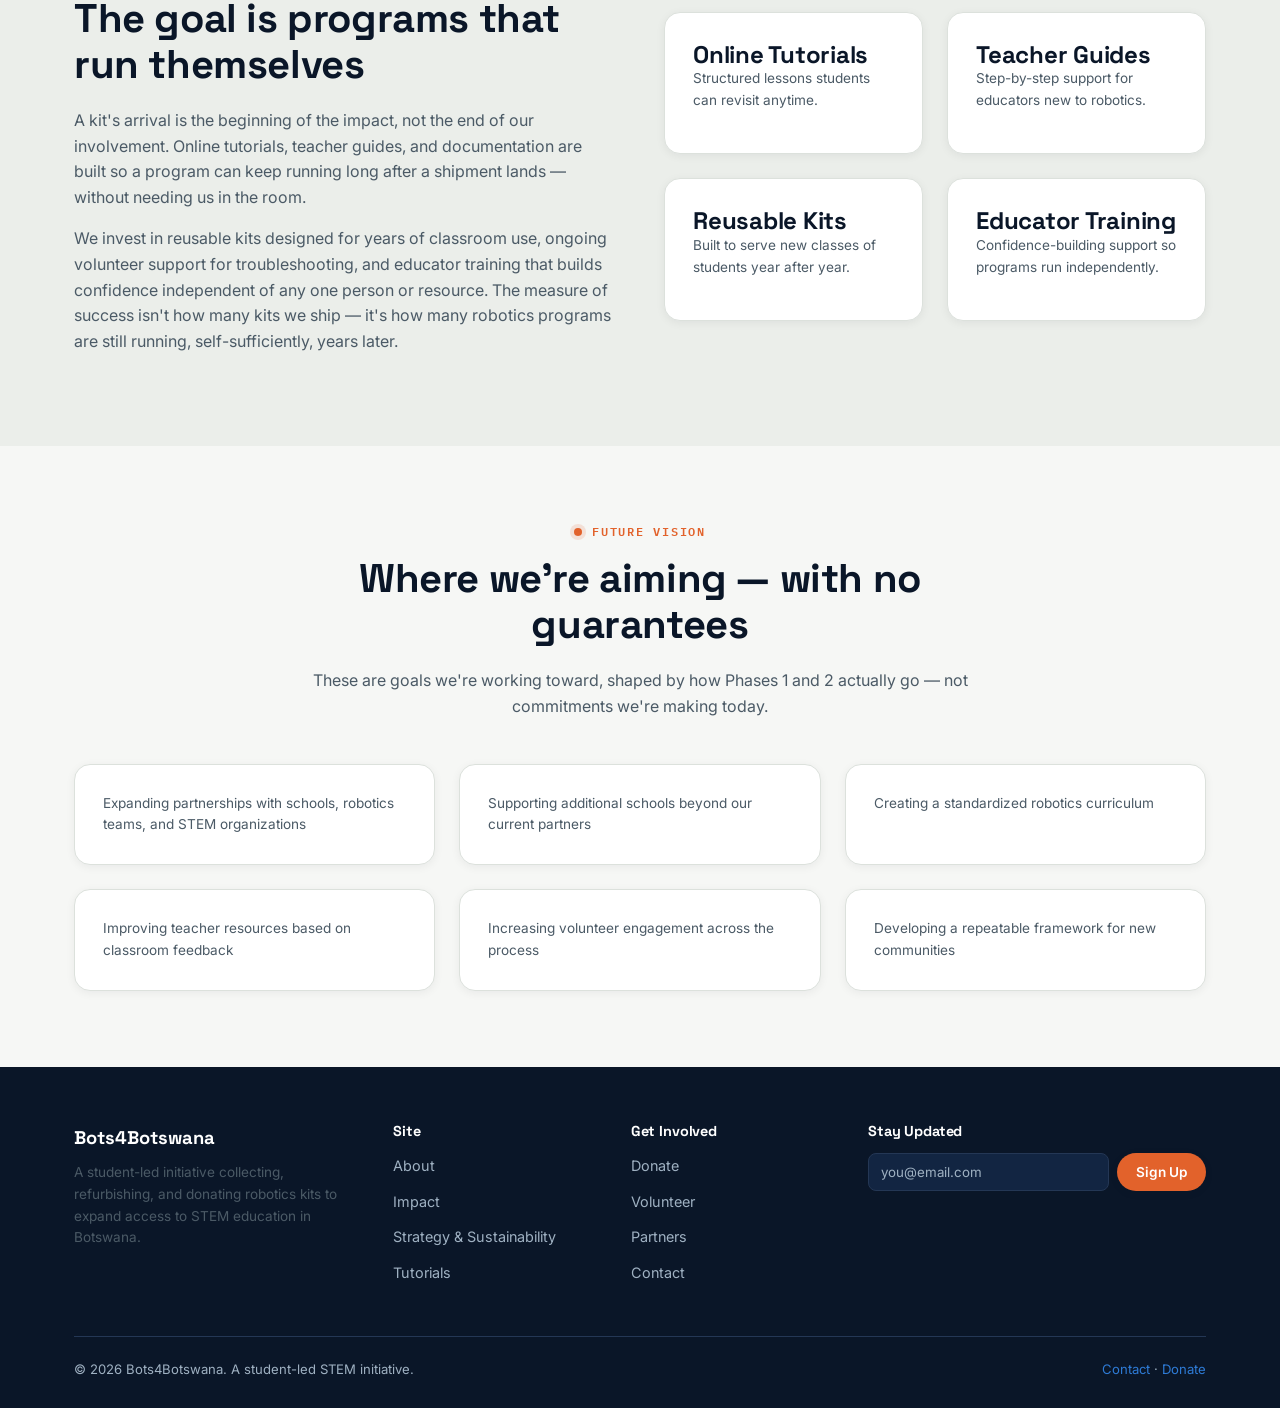
<file: strategy.html>
<!DOCTYPE html>
<html lang="en">
<head>
<meta charset="UTF-8">
<meta name="viewport" content="width=device-width, initial-scale=1.0">
<title>Strategy &amp; Sustainability — Bots4Botswana</title>
<meta name="description" content="How Bots4Botswana is designed for long-term, sustainable educational impact.">
<link rel="preconnect" href="https://fonts.googleapis.com">
<link href="https://fonts.googleapis.com/css2?family=Space+Grotesk:wght@500;600;700&family=Inter:wght@400;500;600;700&family=IBM+Plex+Mono:wght@500;600&display=swap" rel="stylesheet">
<link rel="stylesheet" href="css/styles.css">
<!-- Google tag (gtag.js) -->
<script async src="https://www.googletagmanager.com/gtag/js?id=G-069N2KT5EB"></script>
<script>
  window.dataLayer = window.dataLayer || [];
  function gtag(){dataLayer.push(arguments);}
  gtag('js', new Date());
  gtag('config', 'G-069N2KT5EB');
</script>
</head>
<body>
<a href="#main" class="skip-link">Skip to content</a>
<header class="site-header">
  <nav class="nav" aria-label="Primary">
    <a href="index.html" class="brand">
      <svg class="brand-mark" viewBox="0 0 30 30" fill="none" xmlns="http://www.w3.org/2000/svg" aria-hidden="true">
        <rect x="2" y="8" width="26" height="18" rx="4" fill="#2E7BD6"/>
        <circle cx="9" cy="6" r="3" fill="#E2622B"/>
        <circle cx="21" cy="6" r="3" fill="#E2622B"/>
      </svg>
      Bots4Botswana
    </a>
    <button class="nav-toggle" aria-label="Toggle navigation" aria-expanded="false"><span></span></button>
    <ul class="nav-links">
      <li><a href="index.html">Home</a></li>
      <li><a href="about.html">About</a></li>
      <li><a href="impact.html">Impact</a></li>
      <li><a href="strategy.html">Strategy &amp; Sustainability</a></li>
      <li><a href="tutorials.html">Tutorials</a></li>
      <li><a href="get-involved.html">Get Involved</a></li>
      <li><a href="partners.html">Partners</a></li>
      <li><a href="contact.html">Contact</a></li>
      <li class="nav-cta"><a href="get-involved.html#donate" class="btn btn-primary btn-sm">Donate</a></li>
    </ul>
  </nav>
</header>

<main id="main">

<section class="page-hero">
  <div class="container">
    <div class="eyebrow on-dark">Strategy &amp; Sustainability</div>
    <h1>Built to last, not just to launch</h1>
    <p class="lead">Being student-led doesn't mean being informal. Here's how we allocate funding, run operations, and plan to grow — responsibly, and at a pace our systems can actually support.</p>
  </div>
</section>

<!-- FINANCIAL SUSTAINABILITY -->
<section>
  <div class="container grid grid-2" style="gap:48px; align-items:flex-start;">
    <div class="reveal">
      <div class="eyebrow">Financial Sustainability</div>
      <h2>Every dollar has a job before it's spent</h2>
      <p>Donations fund the specific steps that turn a collected kit into a working classroom tool. We prioritize, in order: getting kits through international shipping and customs, replacing missing or broken parts, and producing the educational resources that make a kit useful the day it arrives. Anything beyond that supports teacher training and future program development.</p>
      <p>Refurbishing donated kits — rather than purchasing new ones — is the core of our cost model. A kit that would cost several hundred dollars new can often be restored to full working condition for a fraction of that, which means every dollar donated reaches more students than it would buying new equipment.</p>
      <p>We report our funding priorities and progress publicly on this page and update them as our program grows, rather than asking for trust without specifics.</p>
    </div>
    <div class="reveal reveal-2">
      <div class="card" style="padding:32px;">
        <h3 class="mb-0">Where a donation goes</h3>
        <p class="small mt-8">Approximate allocation once a shipment is funded</p>
        <div class="mt-16" style="display:flex; flex-direction:column; gap:14px;">
          <div>
            <div class="flex justify-between small mono"><span>Shipping &amp; customs</span><span>40%</span></div>
            <div class="progress-track" style="height:10px;"><div class="progress-fill" data-percent="40" style="background:linear-gradient(90deg, var(--blue), var(--blue-bright));"></div></div>
          </div>
          <div>
            <div class="flex justify-between small mono"><span>Replacement parts</span><span>25%</span></div>
            <div class="progress-track" style="height:10px;"><div class="progress-fill" data-percent="25"></div></div>
          </div>
          <div>
            <div class="flex justify-between small mono"><span>Educational resources</span><span>20%</span></div>
            <div class="progress-track" style="height:10px;"><div class="progress-fill" data-percent="20" style="background:linear-gradient(90deg, var(--trace), #7fcbbf);"></div></div>
          </div>
          <div>
            <div class="flex justify-between small mono"><span>Teacher support &amp; program development</span><span>15%</span></div>
            <div class="progress-track" style="height:10px;"><div class="progress-fill" data-percent="15" style="background:linear-gradient(90deg, var(--gold), #e6c67a);"></div></div>
          </div>
        </div>
      </div>
    </div>
  </div>
</section>

<!-- OPERATIONAL MODEL -->
<section class="section-dim">
  <div class="container">
    <div class="section-head center reveal">
      <div class="eyebrow" style="justify-content:center;">Operational Model</div>
      <h2>How a kit moves through our system</h2>
      <p>A repeatable process, not a one-off effort — the same steps run for every kit, every time.</p>
    </div>
    <div class="trace-rail reveal reveal-2 max-w-md mx-auto">
      <div class="trace-node dark">
        <div class="step-tag">01</div>
        <h3>Donated Robotics Kits</h3>
        <p class="small">Teams, schools, and individuals contribute kits they no longer need.</p>
      </div>
      <div class="trace-node dark">
        <div class="step-tag">02</div>
        <h3>Collection</h3>
        <p class="small">Kits are gathered and logged so we know exactly what's on hand.</p>
      </div>
      <div class="trace-node dark">
        <div class="step-tag">03</div>
        <h3>Inspection &amp; Refurbishment</h3>
        <p class="small">Each kit is checked piece by piece and restored to full working condition.</p>
      </div>
      <div class="trace-node dark">
        <div class="step-tag">04</div>
        <h3>Quality Testing</h3>
        <p class="small">Motors, sensors, and programming bricks are tested before anything ships.</p>
      </div>
      <div class="trace-node dark">
        <div class="step-tag">05</div>
        <h3>Shipping Logistics</h3>
        <p class="small">Kits are packed and shipped internationally to partner schools.</p>
      </div>
      <div class="trace-node dark">
        <div class="step-tag">06</div>
        <h3>Teacher Resources</h3>
        <p class="small">Guides and tutorials arrive alongside the kit, so no prior robotics background is required to use it.</p>
      </div>
      <div class="trace-node dark">
        <div class="step-tag">07</div>
        <h3>Student Learning</h3>
        <p class="small">Students build, program, and troubleshoot using the kit in class.</p>
      </div>
      <div class="trace-node dark">
        <div class="step-tag">08</div>
        <h3>Continued Support</h3>
        <p class="small">We stay in touch with partner schools to help troubleshoot and resupply parts.</p>
      </div>
      <div class="trace-node dark">
        <div class="step-tag">09</div>
        <h3>Long-Term Program Growth</h3>
        <p class="small">Lessons from each shipment improve the process for the next one.</p>
      </div>
    </div>
  </div>
</section>

<!-- SCALABILITY -->
<section>
  <div class="container">
    <div class="section-head reveal">
      <div class="eyebrow">Scalability Strategy</div>
      <h2>Growing through repeatable systems, not rapid expansion</h2>
      <p>We'd rather get the process right at a small scale than grow quickly and lose track of quality or transparency. Each phase below builds directly on what the last one proved out.</p>
    </div>
    <div class="roadmap reveal reveal-2">
      <div class="phase-card">
        <span class="phase-tag">Phase 1 — Pilot Program</span>
        <h3>Prove the model</h3>
        <ul>
          <li>Collect robotics kits</li>
          <li>Ship first donations</li>
          <li>Develop educational resources</li>
          <li>Build community partnerships</li>
        </ul>
      </div>
      <div class="phase-card">
        <span class="phase-tag">Phase 2 — Program Expansion</span>
        <h3>Strengthen what works</h3>
        <ul>
          <li>Support additional schools</li>
          <li>Strengthen teacher training</li>
          <li>Improve tutorials</li>
          <li>Refine logistics</li>
        </ul>
      </div>
      <div class="phase-card">
        <span class="phase-tag">Phase 3 — Long-Term Growth</span>
        <h3>Build a model others can use</h3>
        <ul>
          <li>Create a repeatable implementation model</li>
          <li>Expand to additional underserved communities</li>
          <li>Develop long-term organizational partnerships</li>
          <li>Increase volunteer capacity</li>
          <li>Expand educational resources</li>
        </ul>
      </div>
    </div>
  </div>
</section>

<!-- PARTNERSHIPS -->
<section class="section-dim">
  <div class="container grid grid-2" style="align-items:center; gap:48px;">
    <div class="reveal">
      <div class="eyebrow">Partnerships</div>
      <h2>Partners bring more than funding</h2>
      <p>We work with robotics teams, schools, businesses, nonprofits, volunteers, and STEM organizations — and we value what each brings beyond a check. Partnerships contribute expertise, mentorship, equipment, funding, and educational support, and it's usually the combination of these that makes a shipment successful.</p>
      <a href="partners.html" class="btn btn-outline">Meet Our Partners</a>
    </div>
    <div class="grid grid-2 reveal reveal-2">
      <div class="card"><h3 class="mb-0">Expertise</h3><p class="small">Robotics teams help refine our refurbishment and testing process.</p></div>
      <div class="card"><h3 class="mb-0">Mentorship</h3><p class="small">Experienced volunteers support teacher training remotely.</p></div>
      <div class="card"><h3 class="mb-0">Equipment</h3><p class="small">Schools and teams donate kits directly from their own programs.</p></div>
      <div class="card"><h3 class="mb-0">Funding &amp; support</h3><p class="small">Businesses and nonprofits help cover shipping and logistics costs.</p></div>
    </div>
  </div>
</section>

<!-- MEASURING IMPACT -->
<section>
  <div class="container">
    <div class="section-head center reveal">
      <div class="eyebrow" style="justify-content:center;">Measuring Impact</div>
      <h2>An honest dashboard, not just a donation count</h2>
      <p>We track outcomes, not only inputs. Some metrics below are still small or just getting started — we'd rather show that clearly than round up.</p>
    </div>
    <div class="grid grid-4 reveal reveal-2">
      <div class="dashboard-card"><span class="stat-num" data-count-to="60" data-suffix="+">0</span><div class="stat-label">Robotics Kits Collected</div></div>
      <div class="dashboard-card"><span class="stat-num" data-count-to="11" data-suffix="">0</span><div class="stat-label">Expansion Kits</div></div>
      <div class="dashboard-card"><span class="stat-num" data-count-to="200" data-suffix="+">0</span><div class="stat-label">Students Reached</div></div>
      <div class="dashboard-card"><span class="stat-num mono" style="font-size:1.5rem;">In Progress</span><div class="stat-label">Schools Supported <span class="stat-note">(tracked as partnerships finalize)</span></div></div>
      <div class="dashboard-card"><span class="stat-num mono" style="font-size:1.5rem;">In Progress</span><div class="stat-label">Teachers Supported</div></div>
      <div class="dashboard-card"><span class="stat-num mono" style="font-size:1.5rem;">Planned</span><div class="stat-label">Robotics Teams Created</div></div>
      <div class="dashboard-card"><span class="stat-num mono" style="font-size:1.5rem;">Ongoing</span><div class="stat-label">Volunteer Hours <span class="stat-note">(tracking to launch with Phase 2)</span></div></div>
      <div class="dashboard-card"><span class="stat-num" data-count-to="1" data-suffix="+">0</span><div class="stat-label">Educational Resources Published</div></div>
      <div class="dashboard-card"><span class="stat-num" data-count-to="1" data-suffix="+">0</span><div class="stat-label">Partnerships Established</div></div>
      <div class="dashboard-card"><span class="stat-num" data-count-to="1" data-suffix="">0</span><div class="stat-label">Countries Served</div></div>
    </div>
  </div>
</section>

<!-- LONG-TERM SUSTAINABILITY -->
<section class="section-dim">
  <div class="container grid grid-2" style="align-items:center; gap:48px;">
    <div class="reveal">
      <div class="eyebrow">Long-Term Sustainability</div>
      <h2>The goal is programs that run themselves</h2>
      <p>A kit's arrival is the beginning of the impact, not the end of our involvement. Online tutorials, teacher guides, and documentation are built so a program can keep running long after a shipment lands — without needing us in the room.</p>
      <p>We invest in reusable kits designed for years of classroom use, ongoing volunteer support for troubleshooting, and educator training that builds confidence independent of any one person or resource. The measure of success isn't how many kits we ship — it's how many robotics programs are still running, self-sufficiently, years later.</p>
    </div>
    <div class="grid grid-2 reveal reveal-2">
      <div class="card"><h3 class="mb-0">Online Tutorials</h3><p class="small">Structured lessons students can revisit anytime.</p></div>
      <div class="card"><h3 class="mb-0">Teacher Guides</h3><p class="small">Step-by-step support for educators new to robotics.</p></div>
      <div class="card"><h3 class="mb-0">Reusable Kits</h3><p class="small">Built to serve new classes of students year after year.</p></div>
      <div class="card"><h3 class="mb-0">Educator Training</h3><p class="small">Confidence-building support so programs run independently.</p></div>
    </div>
  </div>
</section>

<!-- FUTURE VISION -->
<section>
  <div class="container">
    <div class="section-head center reveal">
      <div class="eyebrow" style="justify-content:center;">Future Vision</div>
      <h2>Where we're aiming — with no guarantees</h2>
      <p>These are goals we're working toward, shaped by how Phases 1 and 2 actually go — not commitments we're making today.</p>
    </div>
    <div class="grid grid-3 reveal reveal-2">
      <div class="card"><p class="small mb-0">Expanding partnerships with schools, robotics teams, and STEM organizations</p></div>
      <div class="card"><p class="small mb-0">Supporting additional schools beyond our current partners</p></div>
      <div class="card"><p class="small mb-0">Creating a standardized robotics curriculum</p></div>
      <div class="card"><p class="small mb-0">Improving teacher resources based on classroom feedback</p></div>
      <div class="card"><p class="small mb-0">Increasing volunteer engagement across the process</p></div>
      <div class="card"><p class="small mb-0">Developing a repeatable framework for new communities</p></div>
    </div>
  </div>
</section>

</main>

<footer class="site-footer">
  <div class="container">
    <div class="footer-grid">
      <div>
        <div class="brand" style="color:#fff; margin-bottom:10px;">Bots4Botswana</div>
        <p class="small">A student-led initiative collecting, refurbishing, and donating robotics kits to expand access to STEM education in Botswana.</p>
      </div>
      <div>
        <h4>Site</h4>
        <ul>
          <li><a href="about.html">About</a></li>
          <li><a href="impact.html">Impact</a></li>
          <li><a href="strategy.html">Strategy &amp; Sustainability</a></li>
          <li><a href="tutorials.html">Tutorials</a></li>
        </ul>
      </div>
      <div>
        <h4>Get Involved</h4>
        <ul>
          <li><a href="get-involved.html#donate">Donate</a></li>
          <li><a href="get-involved.html#volunteer">Volunteer</a></li>
          <li><a href="partners.html">Partners</a></li>
          <li><a href="contact.html">Contact</a></li>
        </ul>
      </div>
      <div>
        <h4>Stay Updated</h4>
        <form data-demo-form>
          <div class="newsletter-row">
            <input type="email" placeholder="you@email.com" required aria-label="Email address">
            <button class="btn btn-primary btn-sm" type="submit">Sign Up</button>
          </div>
          <p class="form-note small mt-8"></p>
        </form>
      </div>
    </div>
    <div class="footer-bottom">
      <span>© 2026 Bots4Botswana. A student-led STEM initiative.</span>
      <span><a href="contact.html">Contact</a> · <a href="get-involved.html">Donate</a></span>
    </div>
  </div>
</footer>
<script src="js/main.js"></script>
</body>
</html>
</file>
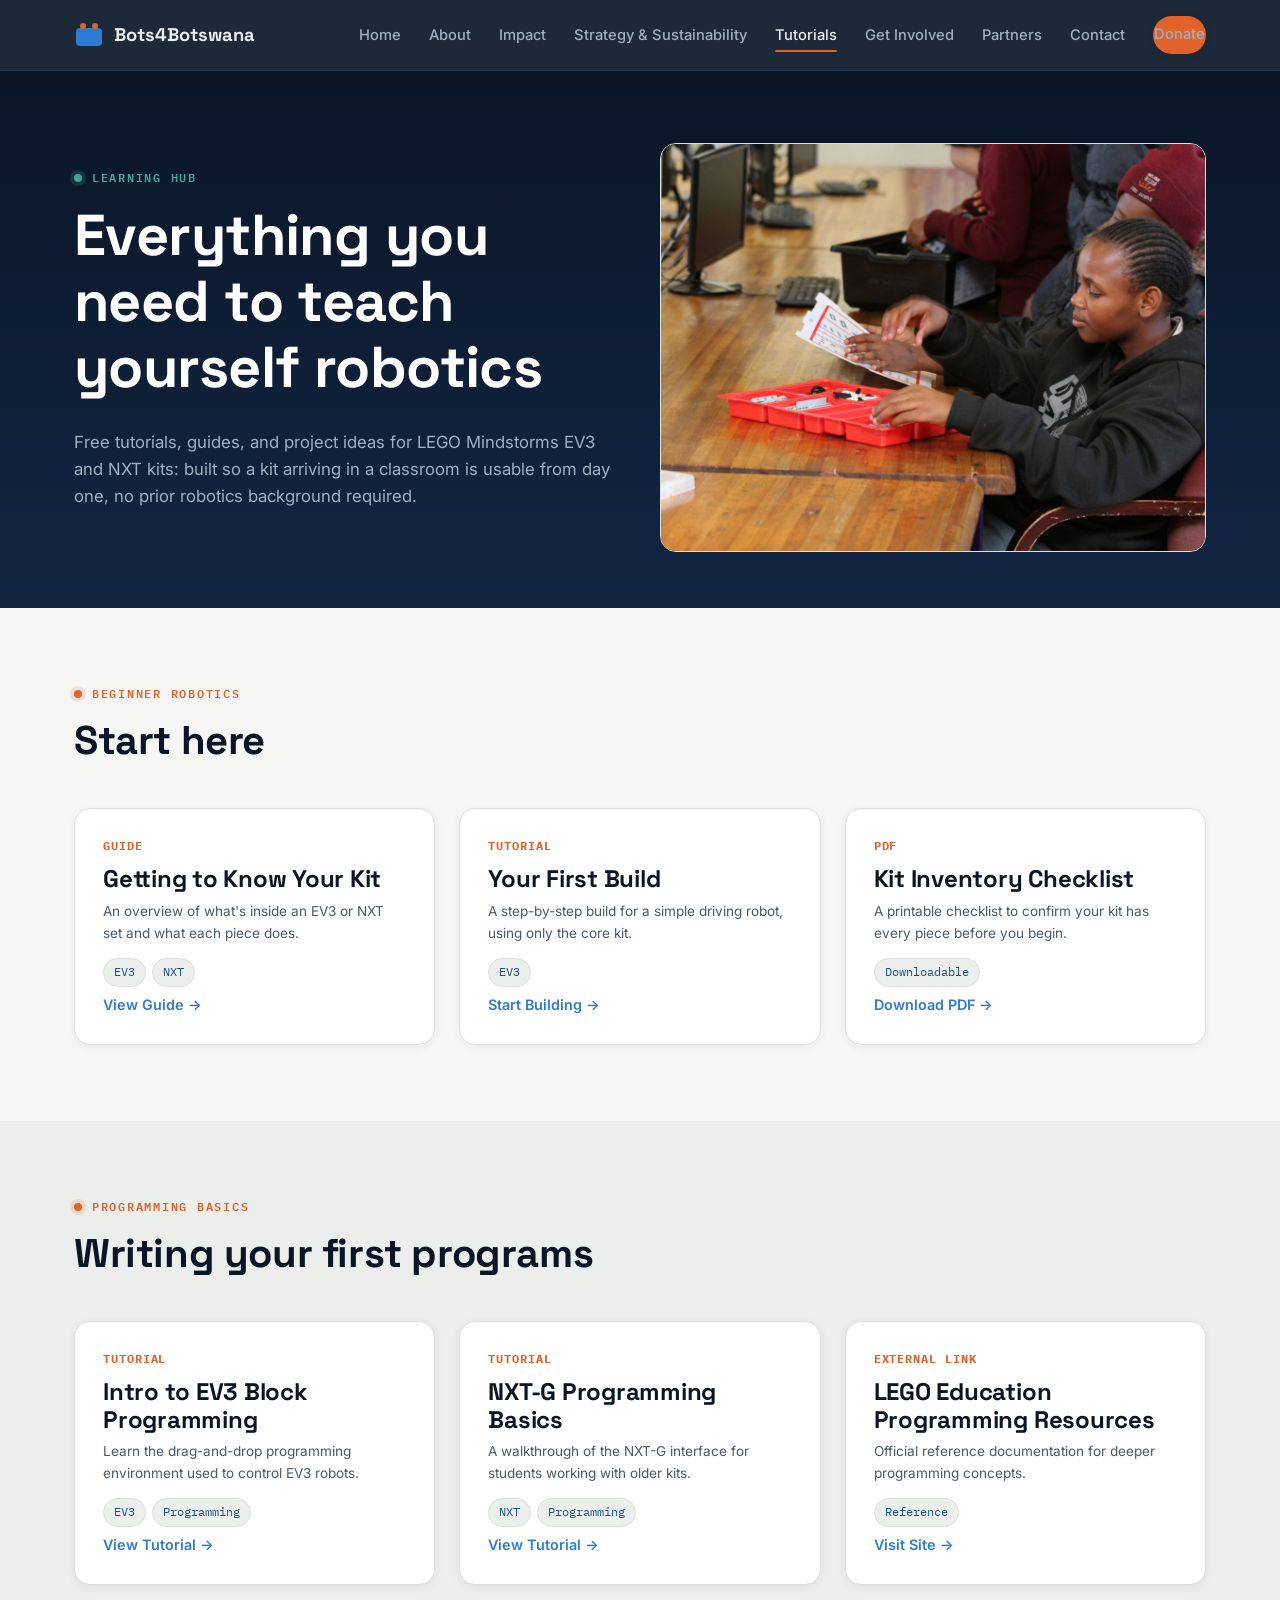
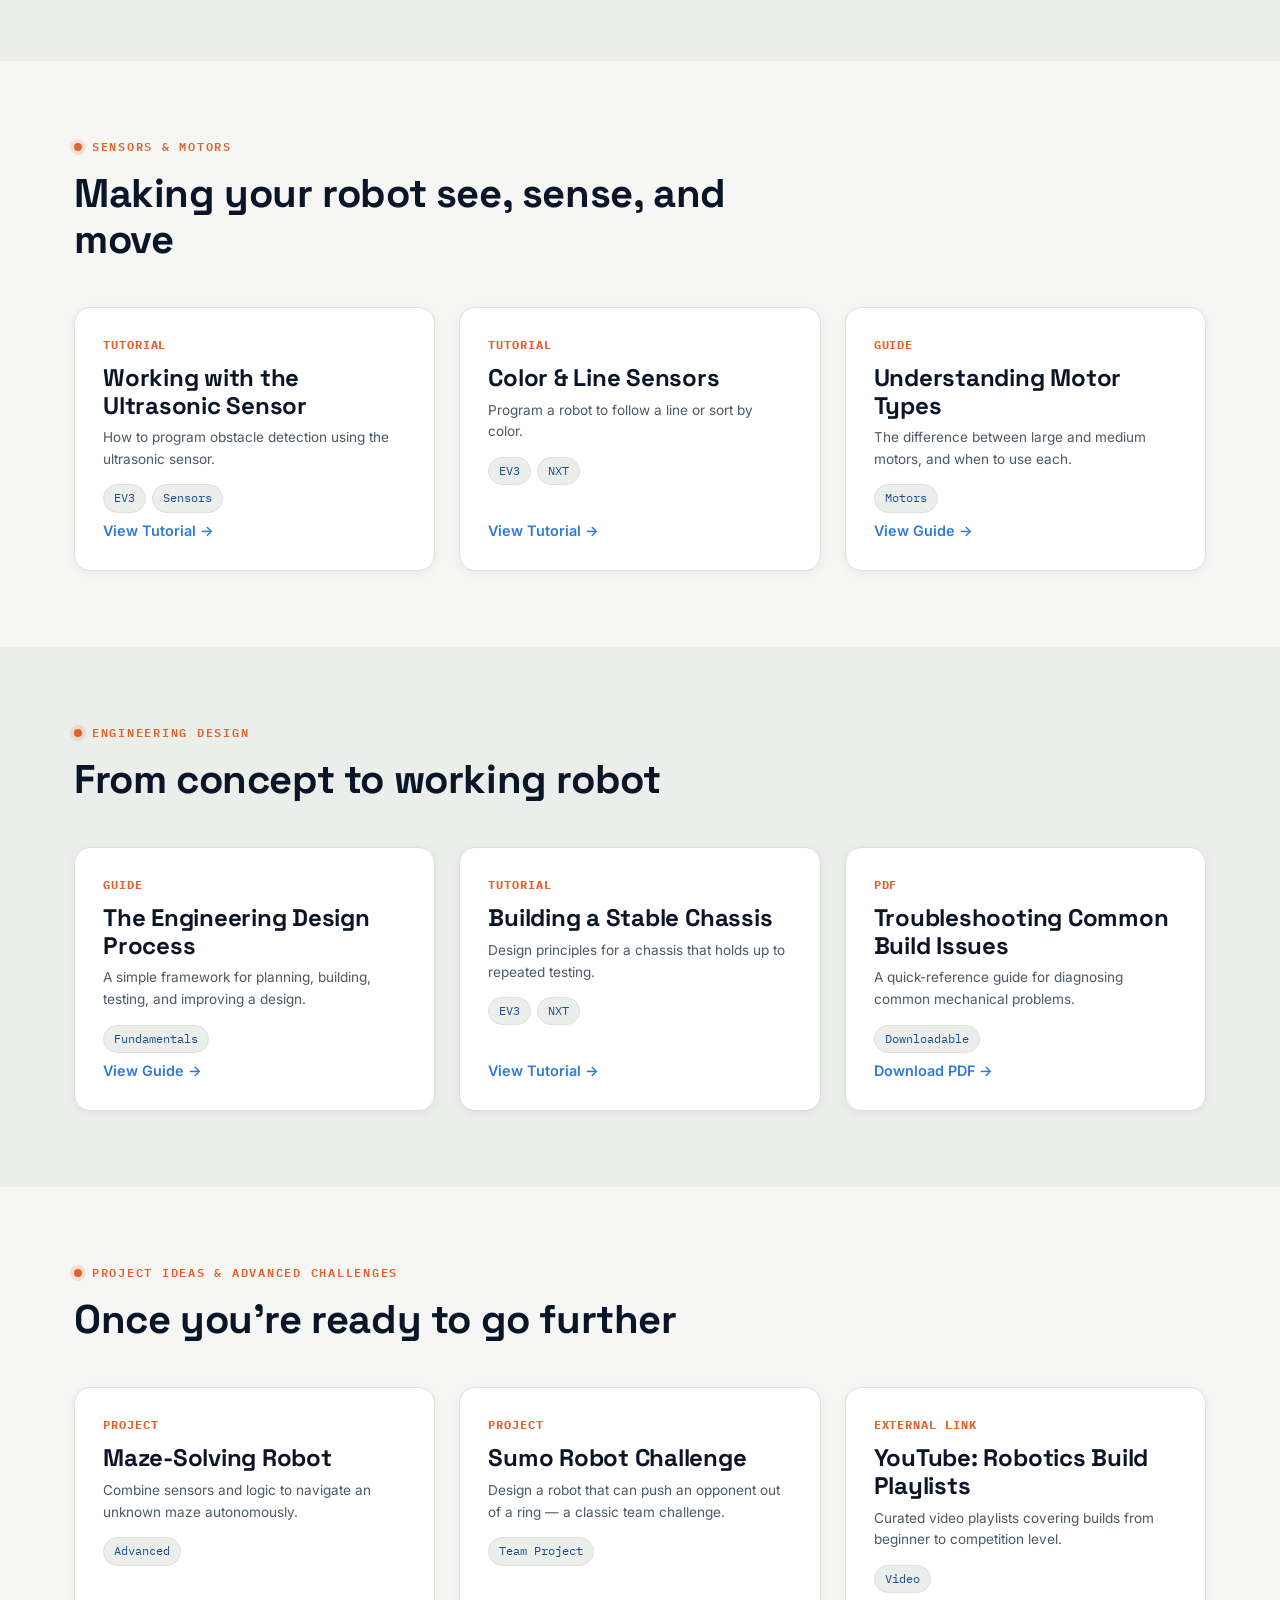
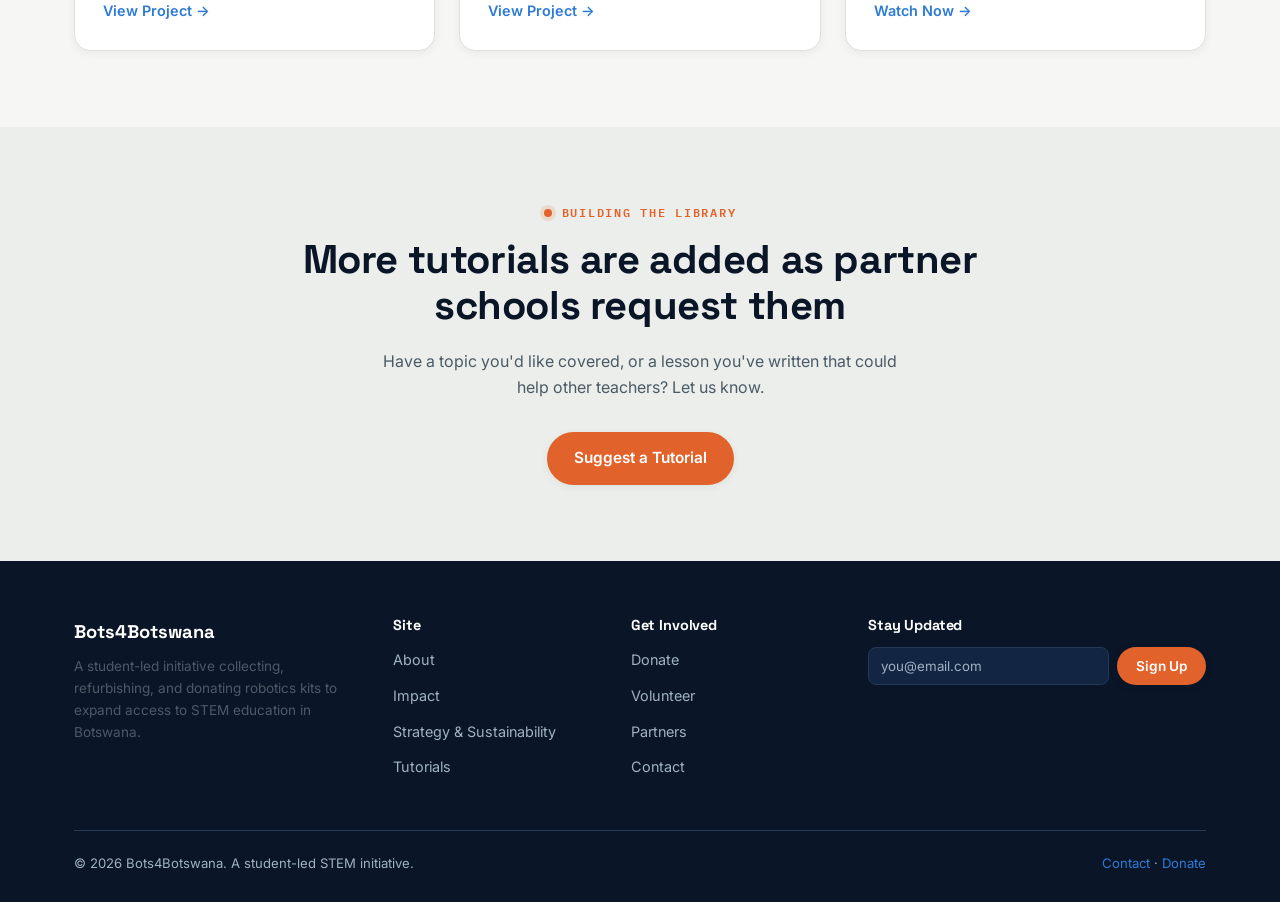
<file: tutorials.html>
<!DOCTYPE html>
<html lang="en">
<head>
<meta charset="UTF-8">
<meta name="viewport" content="width=device-width, initial-scale=1.0">
<title>Tutorials — Bots4Botswana</title>
<meta name="description" content="Free robotics learning resources for LEGO Mindstorms EV3 and NXT kits.">
<link rel="preconnect" href="https://fonts.googleapis.com">
<link href="https://fonts.googleapis.com/css2?family=Space+Grotesk:wght@500;600;700&family=Inter:wght@400;500;600;700&family=IBM+Plex+Mono:wght@500;600&display=swap" rel="stylesheet">
<link rel="stylesheet" href="css/styles.css">
<!-- Google tag (gtag.js) -->
<script async src="https://www.googletagmanager.com/gtag/js?id=G-069N2KT5EB"></script>
<script>
  window.dataLayer = window.dataLayer || [];
  function gtag(){dataLayer.push(arguments);}
  gtag('js', new Date());
  gtag('config', 'G-069N2KT5EB');
</script>
</head>
<body>
<a href="#main" class="skip-link">Skip to content</a>
<header class="site-header">
  <nav class="nav" aria-label="Primary">
    <a href="index.html" class="brand">
      <svg class="brand-mark" viewBox="0 0 30 30" fill="none" xmlns="http://www.w3.org/2000/svg" aria-hidden="true">
        <rect x="2" y="8" width="26" height="18" rx="4" fill="#2E7BD6"/>
        <circle cx="9" cy="6" r="3" fill="#E2622B"/>
        <circle cx="21" cy="6" r="3" fill="#E2622B"/>
      </svg>
      Bots4Botswana
    </a>
    <button class="nav-toggle" aria-label="Toggle navigation" aria-expanded="false"><span></span></button>
    <ul class="nav-links">
      <li><a href="index.html">Home</a></li>
      <li><a href="about.html">About</a></li>
      <li><a href="impact.html">Impact</a></li>
      <li><a href="strategy.html">Strategy &amp; Sustainability</a></li>
      <li><a href="tutorials.html">Tutorials</a></li>
      <li><a href="get-involved.html">Get Involved</a></li>
      <li><a href="partners.html">Partners</a></li>
      <li><a href="contact.html">Contact</a></li>
      <li class="nav-cta"><a href="get-involved.html#donate" class="btn btn-primary btn-sm">Donate</a></li>
    </ul>
  </nav>
</header>

<main id="main">

<section class="page-hero">
  <div class="container grid grid-2" style="align-items:center; gap:40px;">
    <div>
      <div class="eyebrow on-dark">Learning Hub</div>
      <h1>Everything you need to teach yourself robotics</h1>
      <p class="lead">Free tutorials, guides, and project ideas for LEGO Mindstorms EV3 and NXT kits: built so a kit arriving in a classroom is usable from day one, no prior robotics background required.</p>
    </div>
    <div class="img-frame ratio-4-3">
      <img src="img/tutorial-in-use.jpg" alt="Photo of a tutorial guide being used alongside a robotics kit"
        onerror="imgFallback(this, 'img/tutorial-in-use.jpg')">
    </div>
  </div>
</section>

<section>
  <div class="container">
    <div class="section-head reveal">
      <div class="eyebrow">Beginner Robotics</div>
      <h2>Start here</h2>
    </div>
    <div class="grid grid-3 reveal reveal-2">
      <div class="card resource-card">
        <span class="resource-type">Guide</span>
        <h3>Getting to Know Your Kit</h3>
        <p class="small">An overview of what's inside an EV3 or NXT set and what each piece does.</p>
        <div><span class="tag">EV3</span><span class="tag">NXT</span></div>
        <a href="https://education.lego.com/en-us/start/mindstorms-ev3/" class="resource-link" target="_blank" rel="noopener">View Guide →</a>
      </div>
      <div class="card resource-card">
        <span class="resource-type">Tutorial</span>
        <h3>Your First Build</h3>
        <p class="small">A step-by-step build for a simple driving robot, using only the core kit.</p>
        <div><span class="tag">EV3</span></div>
        <a href="https://education.lego.com/en-us/product-resources/mindstorms-ev3/downloads/building-instructions/" class="resource-link" target="_blank" rel="noopener">Start Building →</a>
      </div>
      <div class="card resource-card">
        <span class="resource-type">PDF</span>
        <h3>Kit Inventory Checklist</h3>
        <p class="small">A printable checklist to confirm your kit has every piece before you begin.</p>
        <div><span class="tag">Downloadable</span></div>
        <a href="pdf/kit-inventory-checklist.pdf" class="resource-link">Download PDF →</a>
      </div>
    </div>
  </div>
</section>

<section class="section-dim">
  <div class="container">
    <div class="section-head reveal">
      <div class="eyebrow">Programming Basics</div>
      <h2>Writing your first programs</h2>
    </div>
    <div class="grid grid-3 reveal reveal-2">
      <div class="card resource-card">
        <span class="resource-type">Tutorial</span>
        <h3>Intro to EV3 Block Programming</h3>
        <p class="small">Learn the drag-and-drop programming environment used to control EV3 robots.</p>
        <div><span class="tag">EV3</span><span class="tag">Programming</span></div>
        <a href="https://education.lego.com/en-us/lessons/ev3-tutorials/" class="resource-link" target="_blank" rel="noopener">View Tutorial →</a>
      </div>
      <div class="card resource-card">
        <span class="resource-type">Tutorial</span>
        <h3>NXT-G Programming Basics</h3>
        <p class="small">A walkthrough of the NXT-G interface for students working with older kits.</p>
        <div><span class="tag">NXT</span><span class="tag">Programming</span></div>
        <a href="https://www.nxtprograms.com/projects.html" class="resource-link" target="_blank" rel="noopener">View Tutorial →</a>
      </div>
      <div class="card resource-card">
        <span class="resource-type">External Link</span>
        <h3>LEGO Education Programming Resources</h3>
        <p class="small">Official reference documentation for deeper programming concepts.</p>
        <div><span class="tag">Reference</span></div>
        <a href="https://education.lego.com/en-us/downloads/mindstorms-ev3/software/" class="resource-link" target="_blank" rel="noopener">Visit Site →</a>
      </div>
    </div>
  </div>
</section>

<section>
  <div class="container">
    <div class="section-head reveal">
      <div class="eyebrow">Sensors &amp; Motors</div>
      <h2>Making your robot see, sense, and move</h2>
    </div>
    <div class="grid grid-3 reveal reveal-2">
      <div class="card resource-card">
        <span class="resource-type">Tutorial</span>
        <h3>Working with the Ultrasonic Sensor</h3>
        <p class="small">How to program obstacle detection using the ultrasonic sensor.</p>
        <div><span class="tag">EV3</span><span class="tag">Sensors</span></div>
        <a href="https://ev3lessons.com/en/TabletLessons/beginner/Ultrasonic.pdf" class="resource-link" target="_blank" rel="noopener">View Tutorial →</a>
      </div>
      <div class="card resource-card">
        <span class="resource-type">Tutorial</span>
        <h3>Color &amp; Line Sensors</h3>
        <p class="small">Program a robot to follow a line or sort by color.</p>
        <div><span class="tag">EV3</span><span class="tag">NXT</span></div>
        <a href="https://ev3lessons.com/en/TabletLessons/beginner/Color.pdf" class="resource-link" target="_blank" rel="noopener">View Tutorial →</a>
      </div>
      <div class="card resource-card">
        <span class="resource-type">Guide</span>
        <h3>Understanding Motor Types</h3>
        <p class="small">The difference between large and medium motors, and when to use each.</p>
        <div><span class="tag">Motors</span></div>
        <a href="pdf/motor-types-guide.pdf" class="resource-link">View Guide →</a>
      </div>
    </div>
  </div>
</section>

<section class="section-dim">
  <div class="container">
    <div class="section-head reveal">
      <div class="eyebrow">Engineering Design</div>
      <h2>From concept to working robot</h2>
    </div>
    <div class="grid grid-3 reveal reveal-2">
      <div class="card resource-card">
        <span class="resource-type">Guide</span>
        <h3>The Engineering Design Process</h3>
        <p class="small">A simple framework for planning, building, testing, and improving a design.</p>
        <div><span class="tag">Fundamentals</span></div>
        <a href="pdf/engineering-design-process.pdf" class="resource-link">View Guide →</a>
      </div>
      <div class="card resource-card">
        <span class="resource-type">Tutorial</span>
        <h3>Building a Stable Chassis</h3>
        <p class="small">Design principles for a chassis that holds up to repeated testing.</p>
        <div><span class="tag">EV3</span><span class="tag">NXT</span></div>
        <a href="https://www.nxtprograms.com/projects.html" class="resource-link" target="_blank" rel="noopener">View Tutorial →</a>
      </div>
      <div class="card resource-card">
        <span class="resource-type">PDF</span>
        <h3>Troubleshooting Common Build Issues</h3>
        <p class="small">A quick-reference guide for diagnosing common mechanical problems.</p>
        <div><span class="tag">Downloadable</span></div>
        <a href="pdf/troubleshooting-guide.pdf" class="resource-link">Download PDF →</a>
      </div>
    </div>
  </div>
</section>

<section>
  <div class="container">
    <div class="section-head reveal">
      <div class="eyebrow">Project Ideas &amp; Advanced Challenges</div>
      <h2>Once you're ready to go further</h2>
    </div>
    <div class="grid grid-3 reveal reveal-2">
      <div class="card resource-card">
        <span class="resource-type">Project</span>
        <h3>Maze-Solving Robot</h3>
        <p class="small">Combine sensors and logic to navigate an unknown maze autonomously.</p>
        <div><span class="tag">Advanced</span></div>
        <a href="https://ev3lessons.com/" class="resource-link" target="_blank" rel="noopener">View Project →</a>
      </div>
      <div class="card resource-card">
        <span class="resource-type">Project</span>
        <h3>Sumo Robot Challenge</h3>
        <p class="small">Design a robot that can push an opponent out of a ring — a classic team challenge.</p>
        <div><span class="tag">Team Project</span></div>
        <a href="https://www.nxtprograms.com/projects.html" class="resource-link" target="_blank" rel="noopener">View Project →</a>
      </div>
      <div class="card resource-card">
        <span class="resource-type">External Link</span>
        <h3>YouTube: Robotics Build Playlists</h3>
        <p class="small">Curated video playlists covering builds from beginner to competition level.</p>
        <div><span class="tag">Video</span></div>
        <a href="https://www.youtube.com/playlist?list=PL0-6C7BmJayv1hnXiVCdwfwY1enHYYIWh" class="resource-link" target="_blank" rel="noopener">Watch Now →</a>
      </div>
    </div>
  </div>
</section>

<section class="section-dim">
  <div class="container text-center reveal">
    <div class="eyebrow" style="justify-content:center;">Building the Library</div>
    <h2 class="max-w-md mx-auto">More tutorials are added as partner schools request them</h2>
    <p class="max-w-sm mx-auto">Have a topic you'd like covered, or a lesson you've written that could help other teachers? Let us know.</p>
    <a href="contact.html" class="btn btn-primary mt-16">Suggest a Tutorial</a>
  </div>
</section>

</main>

<footer class="site-footer">
  <div class="container">
    <div class="footer-grid">
      <div>
        <div class="brand" style="color:#fff; margin-bottom:10px;">Bots4Botswana</div>
        <p class="small">A student-led initiative collecting, refurbishing, and donating robotics kits to expand access to STEM education in Botswana.</p>
      </div>
      <div>
        <h4>Site</h4>
        <ul>
          <li><a href="about.html">About</a></li>
          <li><a href="impact.html">Impact</a></li>
          <li><a href="strategy.html">Strategy &amp; Sustainability</a></li>
          <li><a href="tutorials.html">Tutorials</a></li>
        </ul>
      </div>
      <div>
        <h4>Get Involved</h4>
        <ul>
          <li><a href="get-involved.html#donate">Donate</a></li>
          <li><a href="get-involved.html#volunteer">Volunteer</a></li>
          <li><a href="partners.html">Partners</a></li>
          <li><a href="contact.html">Contact</a></li>
        </ul>
      </div>
      <div>
        <h4>Stay Updated</h4>
        <form data-demo-form>
          <div class="newsletter-row">
            <input type="email" placeholder="you@email.com" required aria-label="Email address">
            <button class="btn btn-primary btn-sm" type="submit">Sign Up</button>
          </div>
          <p class="form-note small mt-8"></p>
        </form>
      </div>
    </div>
    <div class="footer-bottom">
      <span>© 2026 Bots4Botswana. A student-led STEM initiative.</span>
      <span><a href="contact.html">Contact</a> · <a href="get-involved.html">Donate</a></span>
    </div>
  </div>
</footer>
<script src="js/main.js"></script>
</body>
</html>
</file>
<file: css/styles.css>
/* =========================================================
   Bots4Botswana — Design System
   Signature element: "The Trace" — a dashed circuit-trace
   line with solder-point nodes that physically represents
   a kit's journey from collection to a student's hands.
   ========================================================= */

:root{
  /* --- Color tokens --- */
  --ink:        #0A1628;   /* deep navy — dark sections / header */
  --ink-soft:   #122542;   /* lighter navy panel */
  --paper:      #F6F7F5;   /* cool off-white — main background */
  --paper-dim:  #EBEEEA;   /* subtle section tint */
  --blue:       #1B4E8C;   /* Botswana-flag deep blue — brand primary */
  --blue-bright:#2E7BD6;   /* interactive / links / buttons */
  --orange:     #E2622B;   /* circuit-solder accent — primary CTA */
  --orange-dark:#C24E1E;
  --gold:       #CE9B3F;   /* savanna gold — used sparingly */
  --trace:      #3FA796;   /* circuit-trace teal — signature line, success */
  --text:       #16202B;
  --text-soft:  #4B5A66;
  --text-inverse: #E9EEF2;
  --text-inverse-soft: #9FB1C2;
  --white:      #FFFFFF;
  --border:     #DCE1DC;
  --border-dark:#243755;

  /* --- Type --- */
  --font-display: 'Space Grotesk', sans-serif;
  --font-body: 'Inter', sans-serif;
  --font-mono: 'IBM Plex Mono', monospace;

  /* --- Radii & shadow --- */
  --r-sm: 8px;
  --r-md: 16px;
  --r-lg: 28px;
  --shadow-sm: 0 2px 10px rgba(10,22,40,0.06);
  --shadow-md: 0 12px 32px rgba(10,22,40,0.10);
  --shadow-lg: 0 24px 60px rgba(10,22,40,0.16);

  --maxw: 1180px;
}

*,*::before,*::after{ box-sizing:border-box; }
html{ scroll-behavior:smooth; }
@media (prefers-reduced-motion: reduce){
  html{ scroll-behavior:auto; }
  *{ animation-duration:0.001ms !important; animation-iteration-count:1 !important; transition-duration:0.001ms !important; }
}

body{
  margin:0;
  font-family: var(--font-body);
  color: var(--text);
  background: var(--paper);
  line-height:1.6;
  -webkit-font-smoothing:antialiased;
}

h1,h2,h3,h4{
  font-family: var(--font-display);
  color: var(--ink);
  line-height:1.15;
  margin:0 0 0.5em;
  letter-spacing:-0.01em;
}
h1{ font-size: clamp(2.2rem, 5vw, 3.6rem); }
h2{ font-size: clamp(1.7rem, 3.4vw, 2.5rem); }
h3{ font-size: clamp(1.2rem, 2vw, 1.5rem); }
p{ margin:0 0 1em; color: var(--text-soft); }
a{ color: var(--blue-bright); text-decoration:none; }
img,svg{ max-width:100%; display:block; }

.container{ max-width: var(--maxw); margin:0 auto; padding:0 24px; }

.eyebrow{
  font-family: var(--font-mono);
  font-size: 0.78rem;
  letter-spacing: 0.14em;
  text-transform: uppercase;
  color: var(--orange);
  display:flex;
  align-items:center;
  gap:10px;
  margin-bottom:14px;
  font-weight:600;
}
.eyebrow::before{
  content:"";
  width:8px; height:8px; border-radius:50%;
  background: var(--orange);
  box-shadow: 0 0 0 4px rgba(226,98,43,0.15);
}
.eyebrow.on-dark{ color: var(--trace); }
.eyebrow.on-dark::before{ background: var(--trace); box-shadow: 0 0 0 4px rgba(63,167,150,0.18); }

/* =========================================================
   HEADER / NAV
   ========================================================= */
.site-header{
  position: sticky; top:0; z-index:100;
  background: rgba(10,22,40,0.92);
  backdrop-filter: blur(10px);
  border-bottom: 1px solid var(--border-dark);
}
.nav{
  display:flex; align-items:center; justify-content:space-between;
  padding: 16px 24px;
  max-width: var(--maxw); margin:0 auto;
}
.brand{
  display:flex; align-items:center; gap:10px;
  font-family: var(--font-display);
  font-weight:700; font-size:1.15rem;
  color: var(--text-inverse);
}
.brand-mark{ width:30px; height:30px; flex-shrink:0; }
.nav-links{
  display:flex; align-items:center; gap:28px;
  list-style:none; margin:0; padding:0;
}
.nav-links a{
  font-size:0.92rem; color: var(--text-inverse-soft);
  font-weight:500;
  position:relative;
  padding:6px 0;
  transition: color 0.2s ease;
}
.nav-links a:hover, .nav-links a.active{ color: var(--text-inverse); }
.nav-links a.active::after{
  content:""; position:absolute; left:0; right:0; bottom:-2px; height:2px;
  background: var(--orange); border-radius:2px;
}
.nav-cta{
  display:inline-flex; align-items:center; gap:8px;
}
.nav-toggle{
  display:none; background:none; border:none; cursor:pointer;
  width:34px; height:34px; position:relative;
}
.nav-toggle span, .nav-toggle span::before, .nav-toggle span::after{
  content:""; position:absolute; left:6px; right:6px; height:2px; background:var(--text-inverse);
  transition: transform 0.25s ease, opacity 0.25s ease;
}
.nav-toggle span{ top:16px; }
.nav-toggle span::before{ top:-8px; }
.nav-toggle span::after{ top:8px; }
.nav-toggle.open span{ background:transparent; }
.nav-toggle.open span::before{ transform: translateY(8px) rotate(45deg); }
.nav-toggle.open span::after{ transform: translateY(-8px) rotate(-45deg); }

@media (max-width: 860px){
  .nav-links{
    position:fixed; inset:64px 0 0 0; background: var(--ink);
    flex-direction:column; align-items:flex-start; gap:0;
    padding: 20px 24px; transform: translateY(-110%); transition: transform 0.3s ease;
    border-top:1px solid var(--border-dark);
  }
  .nav-links.open{ transform: translateY(0); }
  .nav-links li{ width:100%; border-bottom:1px solid var(--border-dark); }
  .nav-links a{ display:block; padding:14px 0; }
  .nav-toggle{ display:block; }
}

/* =========================================================
   BUTTONS
   ========================================================= */
.btn{
  display:inline-flex; align-items:center; justify-content:center; gap:8px;
  font-family: var(--font-body);
  font-weight:600; font-size:0.96rem;
  padding: 13px 26px; border-radius: 999px;
  border:1px solid transparent; cursor:pointer;
  transition: transform 0.18s ease, box-shadow 0.18s ease, background 0.18s ease, color 0.18s ease;
  white-space:nowrap;
}
.btn-primary{ background: var(--orange); color:#fff; box-shadow: var(--shadow-sm); }
.btn-primary:hover{ background: var(--orange-dark); transform: translateY(-2px); box-shadow: var(--shadow-md); }
.btn-ghost{ background: transparent; color: var(--text-inverse); border-color: rgba(233,238,242,0.35); }
.btn-ghost:hover{ background: rgba(233,238,242,0.08); border-color: rgba(233,238,242,0.6); }
.btn-outline{ background:transparent; color:var(--blue); border-color: var(--blue); }
.btn-outline:hover{ background: var(--blue); color:#fff; transform: translateY(-2px); }
.btn-block{ width:100%; }
.btn-sm{ padding:9px 18px; font-size:0.85rem; }

/* =========================================================
   HERO
   ========================================================= */
.hero{
  background: linear-gradient(180deg, var(--ink) 0%, var(--ink-soft) 100%);
  color: var(--text-inverse);
  padding: 84px 0 60px;
  position:relative; overflow:hidden;
}
.hero-grid{
  display:grid; grid-template-columns: 1.05fr 0.95fr; gap:48px; align-items:center;
}
.hero h1{ color:#fff; }
.hero p.lead{ color: var(--text-inverse-soft); font-size:1.08rem; max-width:520px; }
.hero-actions{ display:flex; gap:14px; margin-top:28px; flex-wrap:wrap; }
.hero-art{ position:relative; }
@media (max-width: 900px){
  .hero-grid{ grid-template-columns:1fr; }
  .hero-art{ order:-1; }
}

.page-hero{
  background: linear-gradient(180deg, var(--ink) 0%, var(--ink-soft) 100%);
  color:var(--text-inverse);
  padding: 72px 0 56px;
}
.page-hero h1{ color:#fff; max-width:760px; }
.page-hero p.lead{ color:var(--text-inverse-soft); max-width:620px; font-size:1.05rem; }

/* =========================================================
   THE TRACE — signature circuit-trace connector
   ========================================================= */
.trace-rail{
  position:relative;
  padding-left: 46px;
}
.trace-rail::before{
  content:"";
  position:absolute; left:14px; top:6px; bottom:6px; width:2px;
  background-image: linear-gradient(var(--trace) 60%, transparent 0%);
  background-size: 2px 12px;
  background-repeat: repeat-y;
  opacity:0.55;
}
.trace-node{
  position:relative; margin-bottom:34px;
}
.trace-node:last-child{ margin-bottom:0; }
.trace-node::before{
  content:"";
  position:absolute; left:-46px; top:4px;
  width:14px; height:14px; border-radius:50%;
  background: var(--paper);
  border:3px solid var(--trace);
  box-shadow: 0 0 0 4px rgba(63,167,150,0.14);
}
.trace-node.dark::before{ background: var(--ink-soft); }
.trace-node h3{ margin-bottom:4px; }
.trace-node .step-tag{
  font-family: var(--font-mono); font-size:0.72rem; letter-spacing:0.1em;
  color: var(--trace); text-transform:uppercase; font-weight:600;
}

/* small inline trace divider (used between sections) */
.trace-divider{
  height:34px; margin:0 auto; width:2px;
  background-image: linear-gradient(var(--trace) 55%, transparent 0%);
  background-size: 2px 10px; background-repeat: repeat-y;
  opacity:0.5;
}

/* =========================================================
   SECTIONS
   ========================================================= */
section{ padding: 76px 0; }
.section-dark{ background: var(--ink); color: var(--text-inverse); }
.section-dark h2, .section-dark h3{ color:#fff; }
.section-dark p{ color: var(--text-inverse-soft); }
.section-dim{ background: var(--paper-dim); }
.section-head{ max-width:680px; margin-bottom:44px; }
.section-head.center{ margin-left:auto; margin-right:auto; text-align:center; }

/* =========================================================
   CARDS
   ========================================================= */
.card{
  background:#fff; border:1px solid var(--border); border-radius: var(--r-md);
  padding: 28px; box-shadow: var(--shadow-sm);
  transition: transform 0.25s ease, box-shadow 0.25s ease;
}
.card:hover{ transform: translateY(-4px); box-shadow: var(--shadow-md); }
.card-dark{ background: var(--ink-soft); border-color: var(--border-dark); }

.grid{ display:grid; gap:24px; }
.grid-2{ grid-template-columns: repeat(2, 1fr); }
.grid-3{ grid-template-columns: repeat(3, 1fr); }
.grid-4{ grid-template-columns: repeat(4, 1fr); }
@media (max-width: 900px){
  .grid-3, .grid-4{ grid-template-columns: repeat(2,1fr); }
}
@media (max-width: 600px){
  .grid-2, .grid-3, .grid-4{ grid-template-columns: 1fr; }
}

/* =========================================================
   STATS / ANIMATED COUNTERS
   ========================================================= */
.stat-card{
  text-align:center; padding: 30px 20px;
  background: var(--ink-soft); border:1px solid var(--border-dark);
  border-radius: var(--r-md);
}
.stat-num{
  font-family: var(--font-mono); font-weight:600;
  font-size: clamp(2rem, 4vw, 2.6rem);
  color: var(--trace);
  display:block;
}
.stat-label{
  font-size:0.86rem; color: var(--text-inverse-soft); margin-top:6px;
}

.dashboard-card{
  background:#fff; border:1px solid var(--border); border-radius: var(--r-md);
  padding:24px; text-align:left; box-shadow: var(--shadow-sm);
}
.dashboard-card .stat-num{ color: var(--blue); }
.dashboard-card .stat-label{ color: var(--text-soft); }
.dashboard-card .stat-note{ font-size:0.78rem; color:var(--text-soft); opacity:0.75; font-family:var(--font-mono); }

/* =========================================================
   PROGRESS BAR
   ========================================================= */
.progress-wrap{
  background:#fff; border:1px solid var(--border); border-radius: var(--r-lg);
  padding: 32px; box-shadow: var(--shadow-sm);
}
.progress-top{ display:flex; justify-content:space-between; align-items:baseline; margin-bottom:14px; flex-wrap:wrap; gap:8px; }
.progress-top .amount{ font-family:var(--font-mono); font-size:1.6rem; font-weight:600; color:var(--ink); }
.progress-top .goal{ font-family:var(--font-mono); color:var(--text-soft); font-size:0.95rem; }
.progress-track{
  height:14px; border-radius:999px; background: var(--paper-dim); overflow:hidden;
  border:1px solid var(--border);
}
.progress-fill{
  height:100%; border-radius:999px;
  background: linear-gradient(90deg, var(--orange), var(--gold));
  width:0%; transition: width 1.4s cubic-bezier(.2,.8,.2,1);
}
.progress-meta{ display:flex; justify-content:space-between; margin-top:10px; font-size:0.82rem; color:var(--text-soft); }

/* =========================================================
   ROUTE MAP (USA -> Botswana)
   ========================================================= */
.route-map{ position:relative; }
.route-svg .route-path{
  fill:none; stroke: var(--trace); stroke-width:2.5; stroke-dasharray:6 8;
  stroke-linecap:round;
  stroke-dashoffset:600;
}
.route-svg .route-path.animate{ animation: dash-flow 3.5s linear infinite; }
@keyframes dash-flow{ to{ stroke-dashoffset:0; } }
.route-node-label{ font-family: var(--font-mono); font-size:11px; fill: var(--text-inverse-soft); letter-spacing:0.06em; }
.route-node-label.light{ fill: var(--text-soft); }

/* =========================================================
   TIMELINE / ROADMAP (Phase 1/2/3)
   ========================================================= */
.roadmap{ display:grid; grid-template-columns: repeat(3, 1fr); gap:24px; }
@media (max-width: 860px){ .roadmap{ grid-template-columns:1fr; } }
.phase-card{
  border:1px solid var(--border); border-radius: var(--r-md); padding:26px;
  background:#fff; position:relative; box-shadow: var(--shadow-sm);
}
.phase-tag{
  font-family: var(--font-mono); font-size:0.75rem; letter-spacing:0.1em;
  color: var(--blue); text-transform:uppercase; font-weight:700;
  display:inline-block; margin-bottom:10px;
}
.phase-card ul{ margin:14px 0 0; padding-left:18px; color:var(--text-soft); }
.phase-card li{ margin-bottom:6px; }

/* =========================================================
   FLOW DIAGRAM (Impact / Operational Model)
   ========================================================= */
.flow{
  display:flex; flex-direction:column; align-items:center; gap:0;
}
.flow-step{
  width:100%; max-width:520px;
  background:#fff; border:1px solid var(--border); border-radius:var(--r-md);
  padding:20px 24px; text-align:center; box-shadow: var(--shadow-sm);
  position:relative;
}
.flow-step .step-num{
  font-family:var(--font-mono); font-size:0.75rem; color:var(--orange); font-weight:700;
}
.flow-arrow{ height:32px; display:flex; align-items:center; justify-content:center; }
.flow-arrow svg{ opacity:0.6; }

/* =========================================================
   TESTIMONIAL / QUOTE
   ========================================================= */
.quote-card{
  border-left:3px solid var(--trace);
  padding:18px 24px; background:#fff; border-radius: 0 var(--r-md) var(--r-md) 0;
  box-shadow: var(--shadow-sm);
}
.quote-card p{ font-style:italic; color: var(--text); font-size:1.02rem; }
.quote-attr{ font-family:var(--font-mono); font-size:0.82rem; color:var(--text-soft); }

/* =========================================================
   FORMS
   ========================================================= */
.form-field{ margin-bottom:18px; }
.form-field label{
  display:block; font-size:0.85rem; font-weight:600; color:var(--ink); margin-bottom:6px;
}
.form-field input, .form-field textarea, .form-field select{
  width:100%; padding:12px 14px; border-radius:var(--r-sm); border:1px solid var(--border);
  font-family:var(--font-body); font-size:0.95rem; background:#fff; color:var(--text);
  transition: border-color 0.2s ease, box-shadow 0.2s ease;
}
.form-field input:focus, .form-field textarea:focus, .form-field select:focus{
  outline:none; border-color: var(--blue-bright); box-shadow: 0 0 0 3px rgba(46,123,214,0.15);
}
.form-field textarea{ min-height:130px; resize:vertical; }

/* =========================================================
   TUTORIAL / RESOURCE CARDS
   ========================================================= */
.tag{
  display:inline-block; font-family:var(--font-mono); font-size:0.72rem;
  padding:4px 10px; border-radius:999px; background: var(--paper-dim); color:var(--blue);
  border:1px solid var(--border); margin-right:6px; margin-bottom:6px;
}
.resource-card{ display:flex; flex-direction:column; height:100%; }
.resource-card .resource-type{
  font-family:var(--font-mono); font-size:0.72rem; color:var(--orange); letter-spacing:0.08em;
  text-transform:uppercase; margin-bottom:10px; font-weight:700;
}
.resource-card h3{ margin-bottom:8px; }
.resource-card .resource-link{ margin-top:auto; font-weight:600; font-size:0.9rem; }

/* =========================================================
   PARTNER / LOGO CARDS
   ========================================================= */
.logo-card{
  display:flex; align-items:center; justify-content:center; height:110px;
  border:1px solid var(--border); border-radius:var(--r-md); background:#fff;
  padding:20px; font-family:var(--font-display); font-weight:700; color:var(--blue);
  text-align:center;
}
.logo-card.empty{ color:var(--text-soft); font-family:var(--font-body); font-weight:500; font-size:0.85rem; border-style:dashed; }

/* =========================================================
   FOOTER
   ========================================================= */
.site-footer{ background: var(--ink); color: var(--text-inverse-soft); padding: 56px 0 28px; }
.footer-grid{ display:grid; grid-template-columns: 1.4fr 1fr 1fr 1.2fr; gap:32px; }
@media (max-width: 760px){ .footer-grid{ grid-template-columns: 1fr 1fr; } }
.footer-grid h4{ color:#fff; font-size:0.9rem; margin-bottom:14px; }
.footer-grid ul{ list-style:none; padding:0; margin:0; }
.footer-grid li{ margin-bottom:10px; }
.footer-grid a{ color: var(--text-inverse-soft); font-size:0.9rem; }
.footer-grid a:hover{ color:#fff; }
.footer-bottom{
  border-top:1px solid var(--border-dark); margin-top:40px; padding-top:22px;
  display:flex; justify-content:space-between; flex-wrap:wrap; gap:12px;
  font-size:0.82rem;
}
.newsletter-row{ display:flex; gap:8px; margin-top:10px; }
.newsletter-row input{
  flex:1; padding:10px 12px; border-radius:var(--r-sm); border:1px solid var(--border-dark);
  background: var(--ink-soft); color:#fff; font-family:var(--font-body);
}
.newsletter-row input::placeholder{ color: var(--text-inverse-soft); }

/* =========================================================
   PHOTO FRAMES — drop real photos in /img with matching
   filenames and these upgrade automatically; until then they
   show a labeled placeholder so it's obvious what to add.
   ========================================================= */
.img-frame{
  position:relative; overflow:hidden;
  border-radius: var(--r-md);
  background: var(--paper-dim);
  border:1px solid var(--border);
}
.img-frame img{ width:100%; height:100%; object-fit:cover; display:block; }
.img-frame.circle{ border-radius:50%; aspect-ratio:1/1; }
.img-frame.ratio-1-1{ aspect-ratio:1/1; }
.img-frame.ratio-4-3{ aspect-ratio:4/3; }
.img-frame.ratio-16-9{ aspect-ratio:16/9; }
.img-frame.ratio-3-4{ aspect-ratio:3/4; }
.headshot{ width:180px; margin:0 auto; }
.img-placeholder{
  position:absolute; inset:0;
  display:flex; flex-direction:column; align-items:center; justify-content:center; gap:10px;
  color: var(--text-soft); text-align:center; padding:16px;
}
.img-placeholder svg{ opacity:0.45; }
.img-placeholder span{
  font-family: var(--font-mono); font-size:0.7rem; word-break:break-all; opacity:0.8;
}
.img-caption{
  font-size:0.8rem; color:var(--text-soft); text-align:center; margin-top:10px;
}

/* =========================================================
   REVEAL ANIMATIONS
   ========================================================= */
.reveal{ opacity:0; transform: translateY(22px); transition: opacity 0.7s ease, transform 0.7s ease; }
.reveal.in{ opacity:1; transform:translateY(0); }
.reveal-1{ transition-delay: 0.05s; }
.reveal-2{ transition-delay: 0.15s; }
.reveal-3{ transition-delay: 0.25s; }
.reveal-4{ transition-delay: 0.35s; }

/* =========================================================
   MISC UTILITIES
   ========================================================= */
.flex{ display:flex; }
.items-center{ align-items:center; }
.justify-between{ justify-content:space-between; }
.gap-8{ gap:8px; } .gap-12{ gap:12px; } .gap-16{ gap:16px; } .gap-24{ gap:24px; }
.mt-0{ margin-top:0; } .mt-8{ margin-top:8px; } .mt-16{ margin-top:16px; } .mt-24{ margin-top:24px; } .mt-40{ margin-top:40px; }
.mb-0{ margin-bottom:0; }
.text-center{ text-align:center; }
.small{ font-size:0.85rem; }
.mono{ font-family:var(--font-mono); }
.text-inverse{ color: var(--text-inverse); }
.text-soft{ color: var(--text-soft); }
.max-w-sm{ max-width:520px; }
.max-w-md{ max-width:680px; }
.max-w-lg{ max-width:820px; }
.mx-auto{ margin-left:auto; margin-right:auto; }
.badge-pill{
  display:inline-flex; align-items:center; gap:8px;
  background: rgba(63,167,150,0.12); color: var(--trace);
  border:1px solid rgba(63,167,150,0.3);
  padding:6px 14px; border-radius:999px; font-size:0.8rem; font-family:var(--font-mono);
}
.skip-link{
  position:absolute; left:-999px; top:0; background:#fff; color:#000; padding:10px 16px;
  z-index:1000; border-radius: 0 0 8px 0;
}
.skip-link:focus{ left:0; }
</file>
